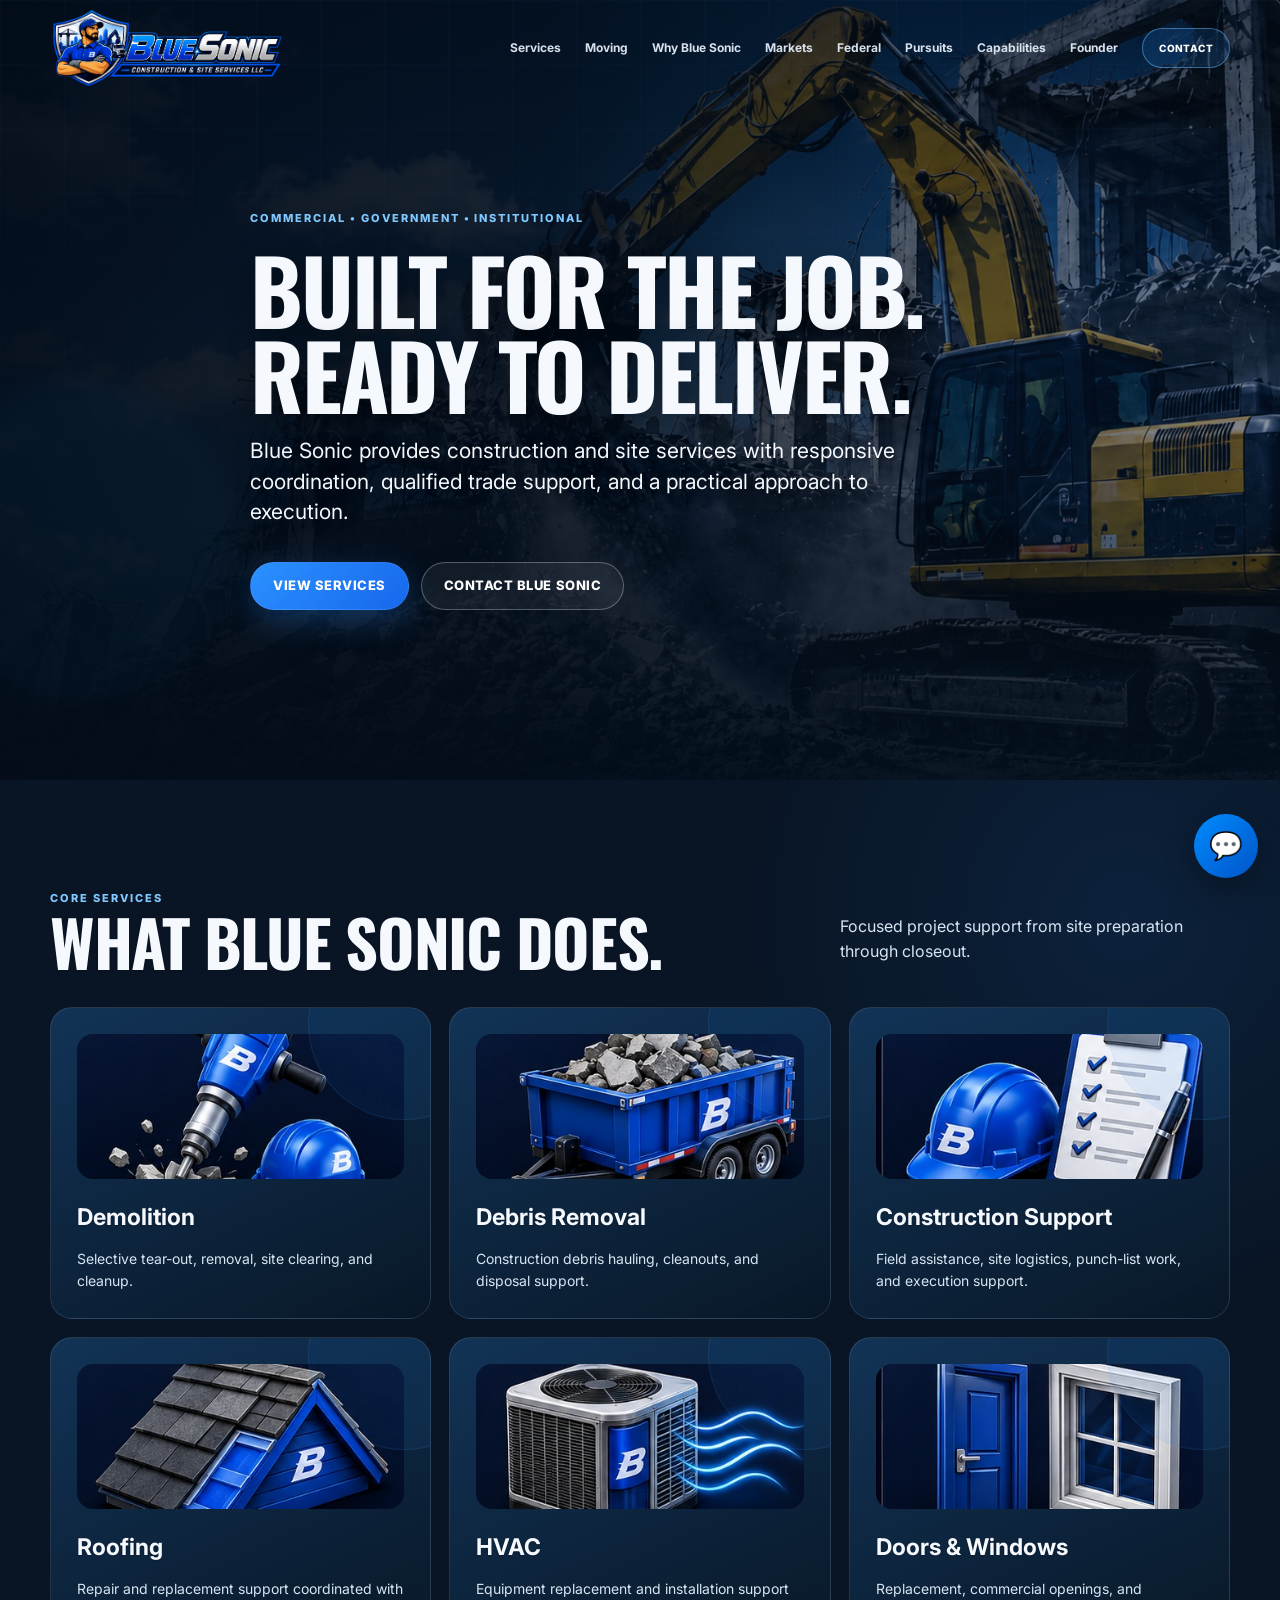
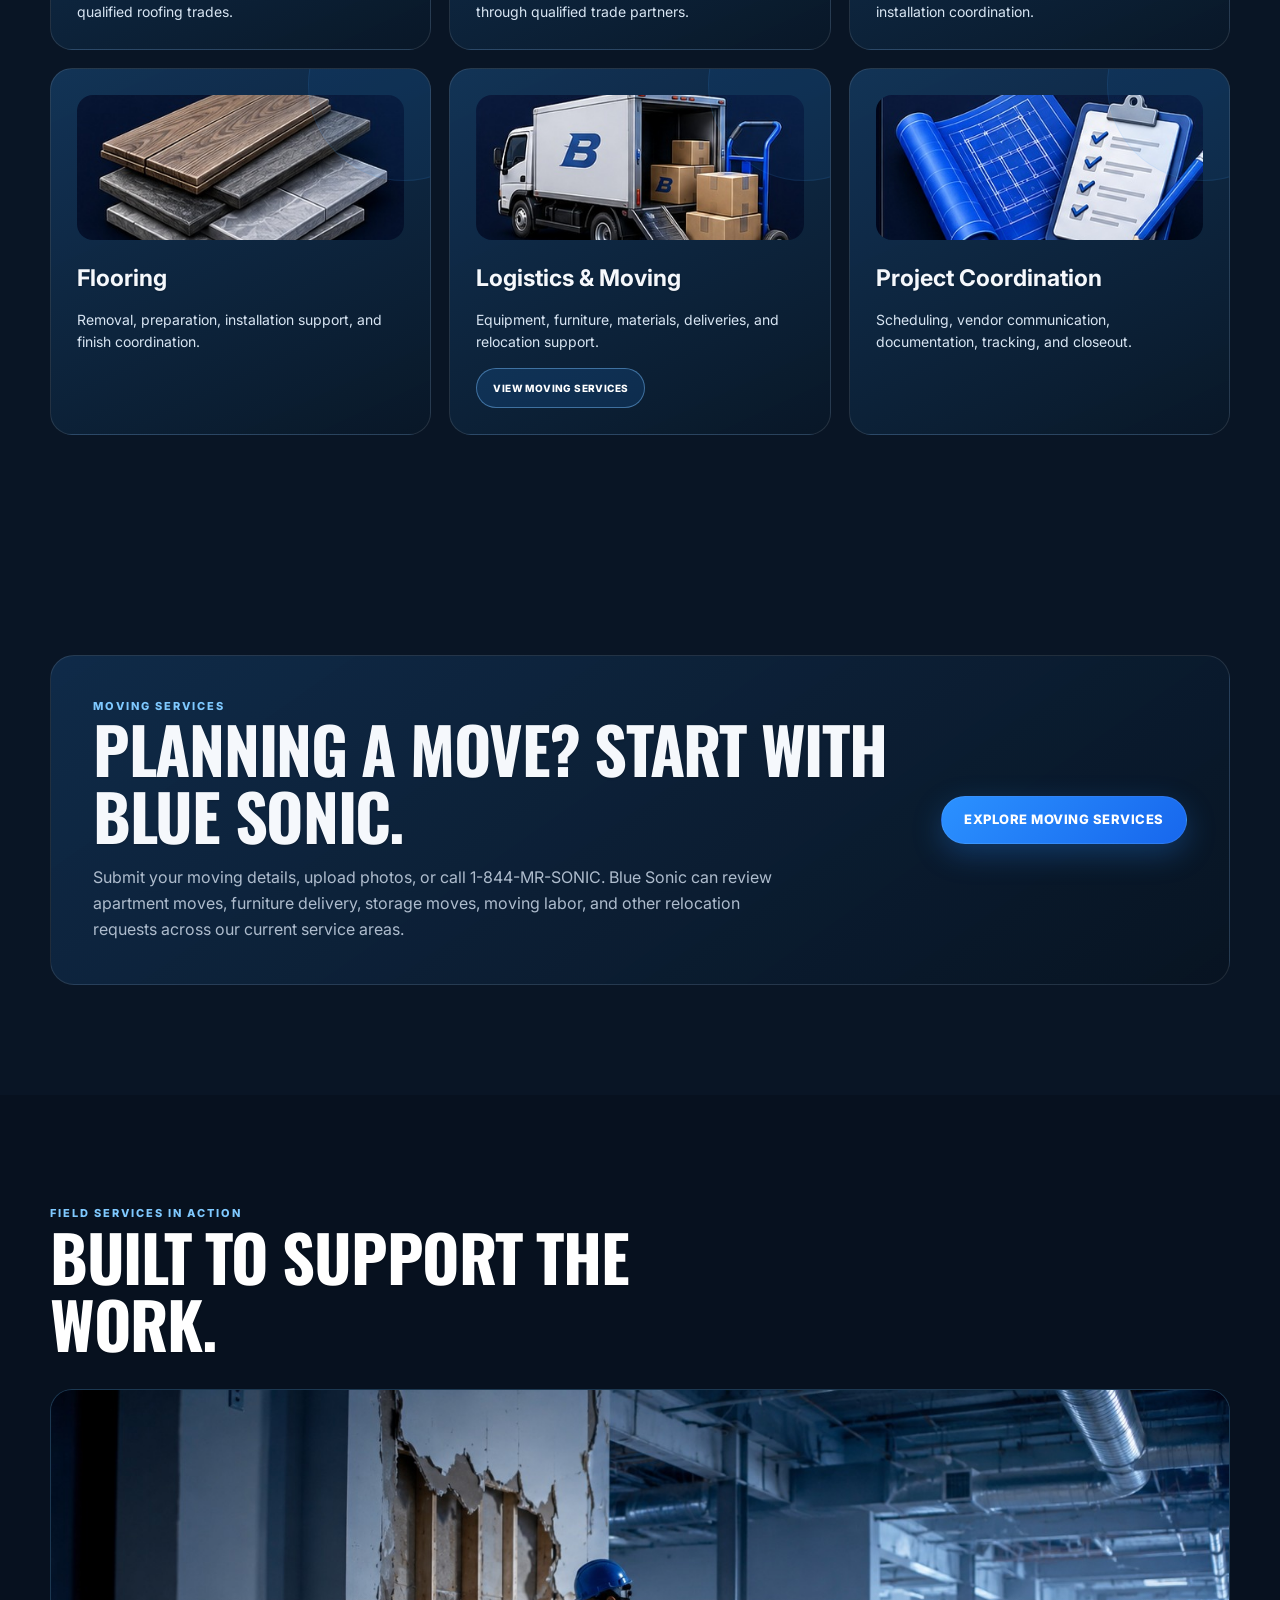
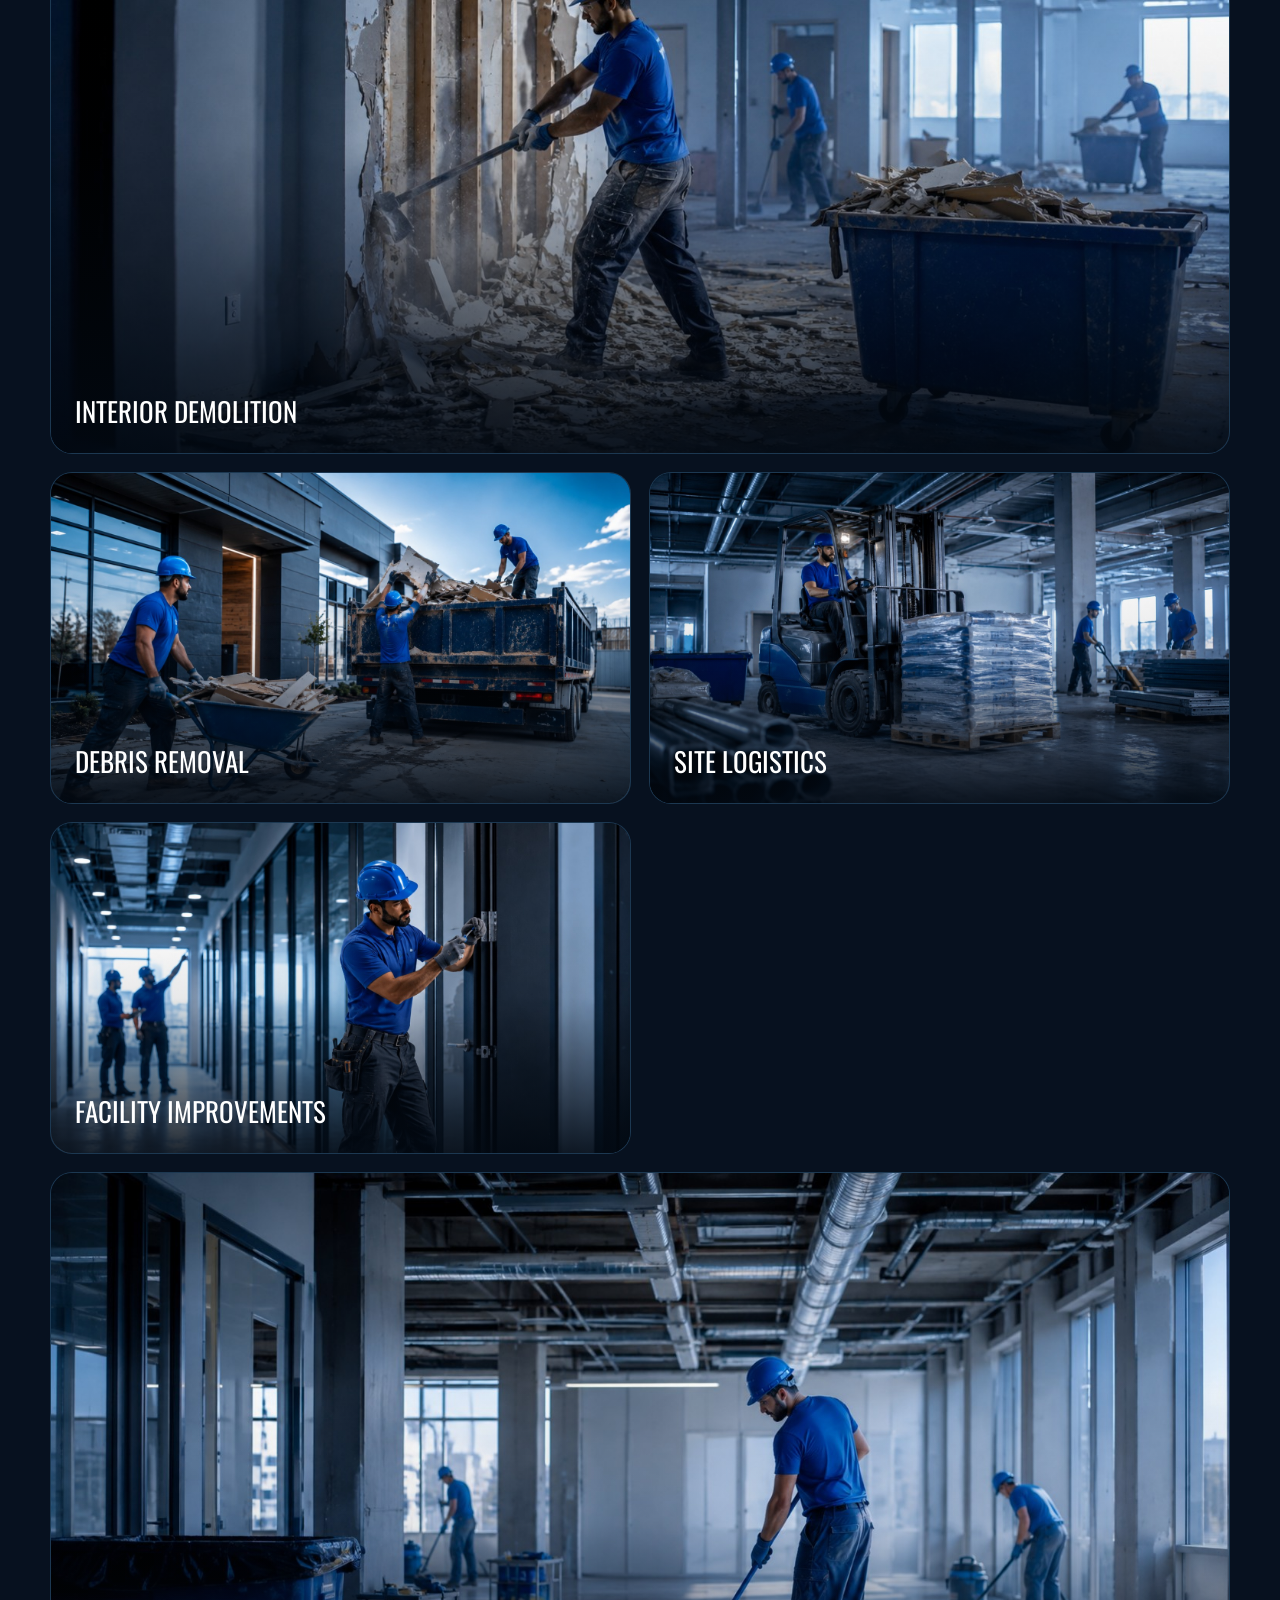
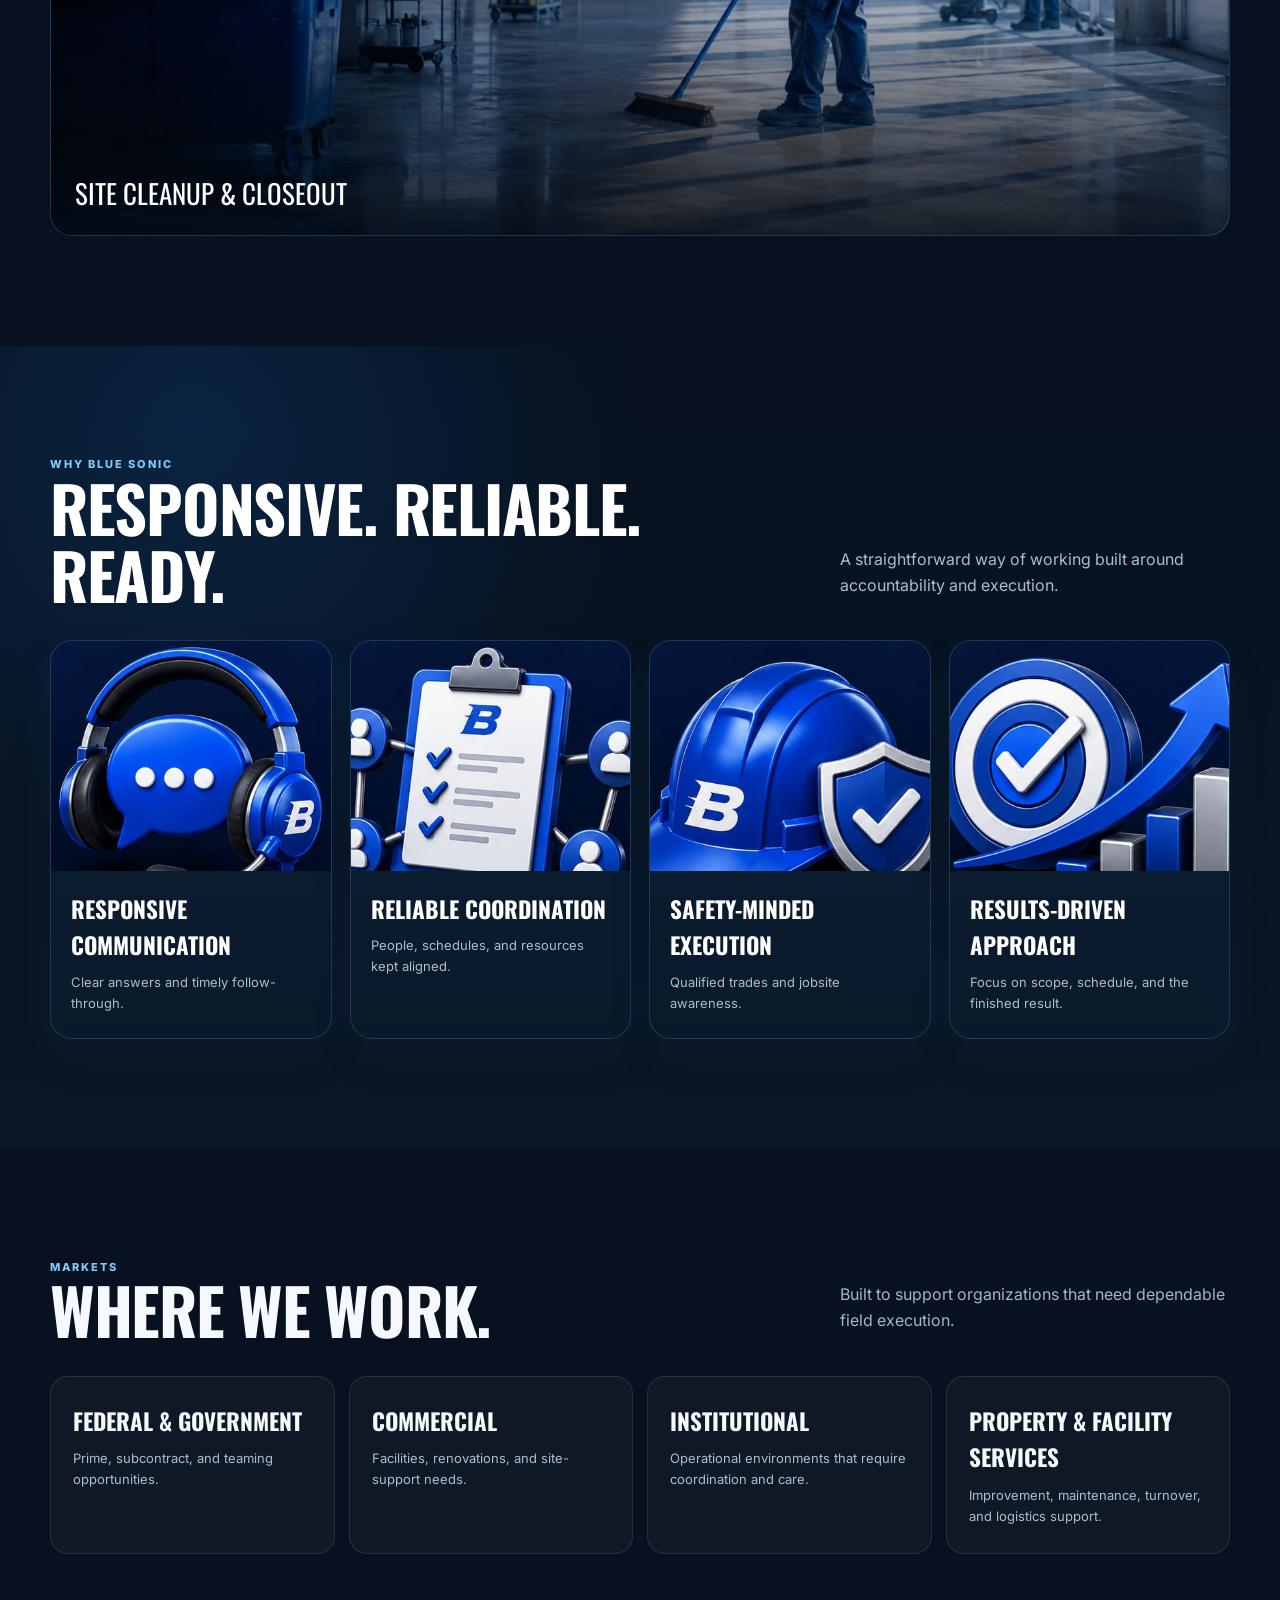
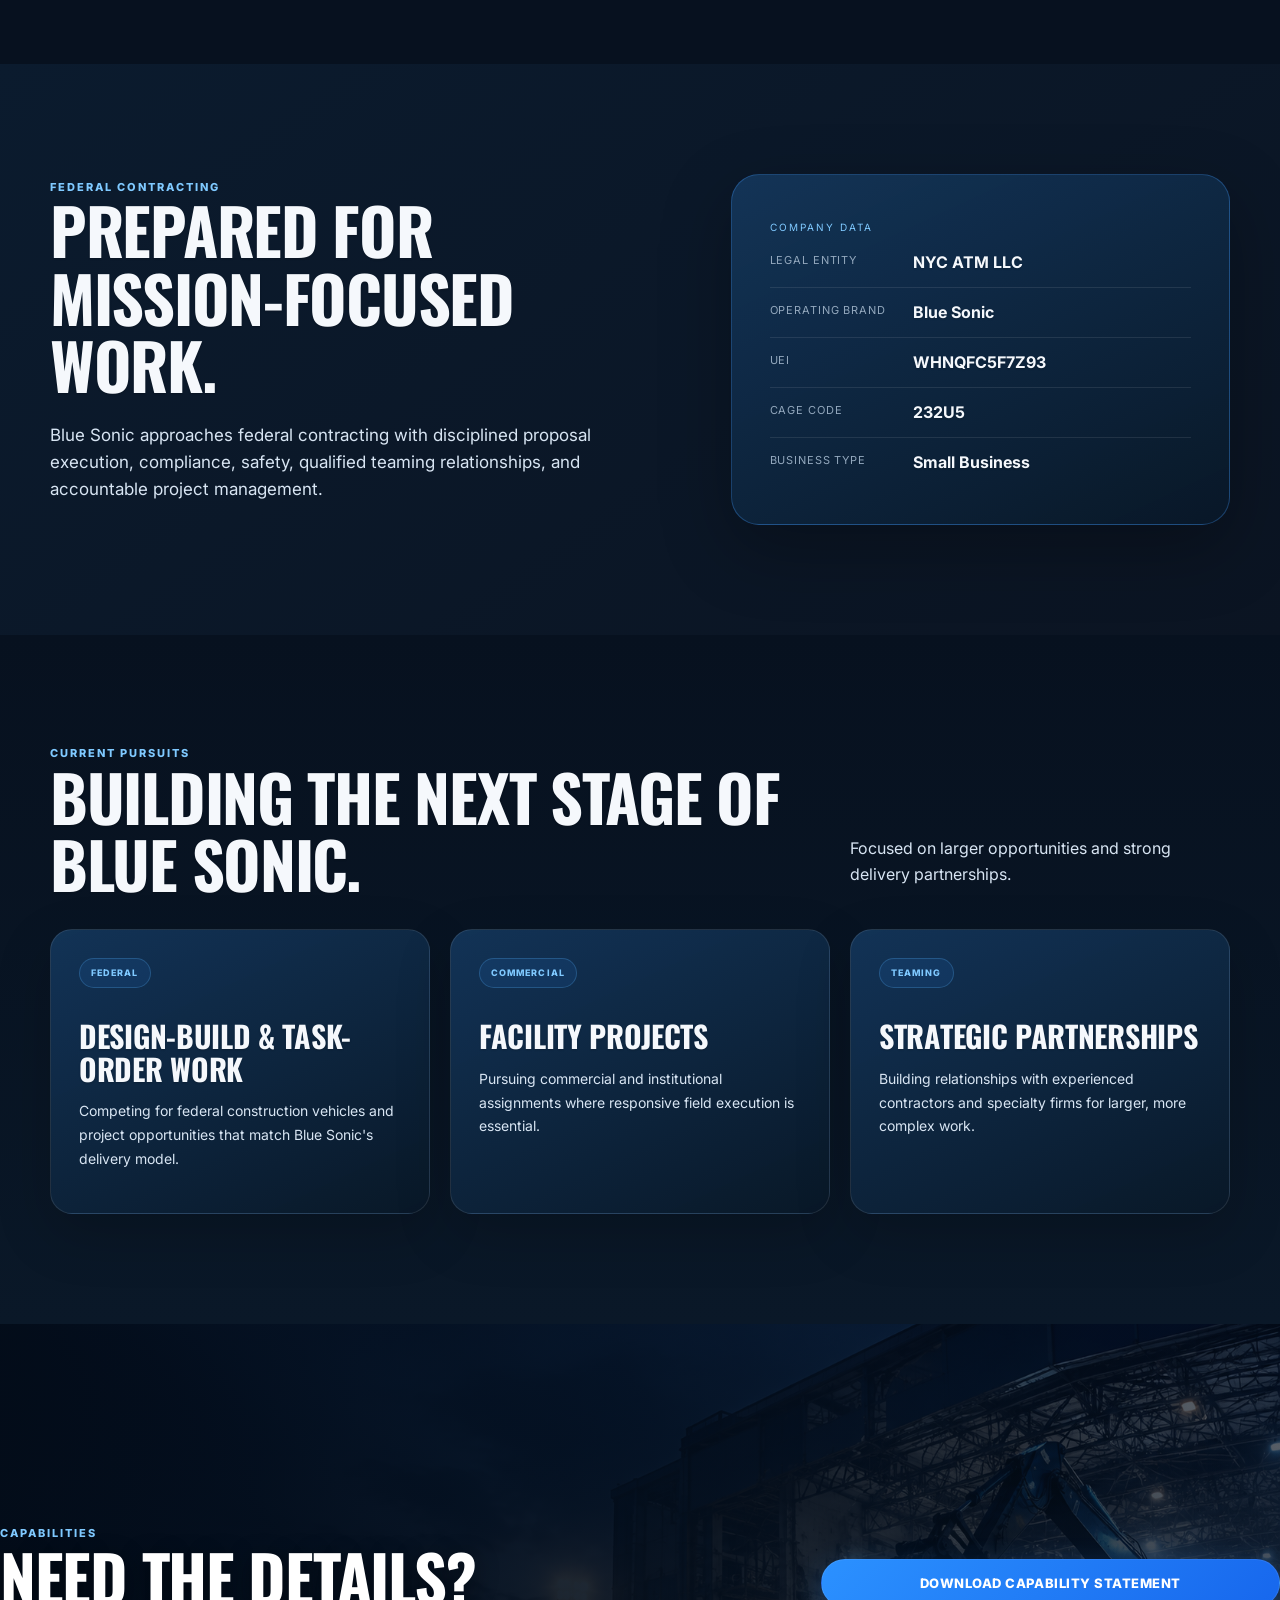
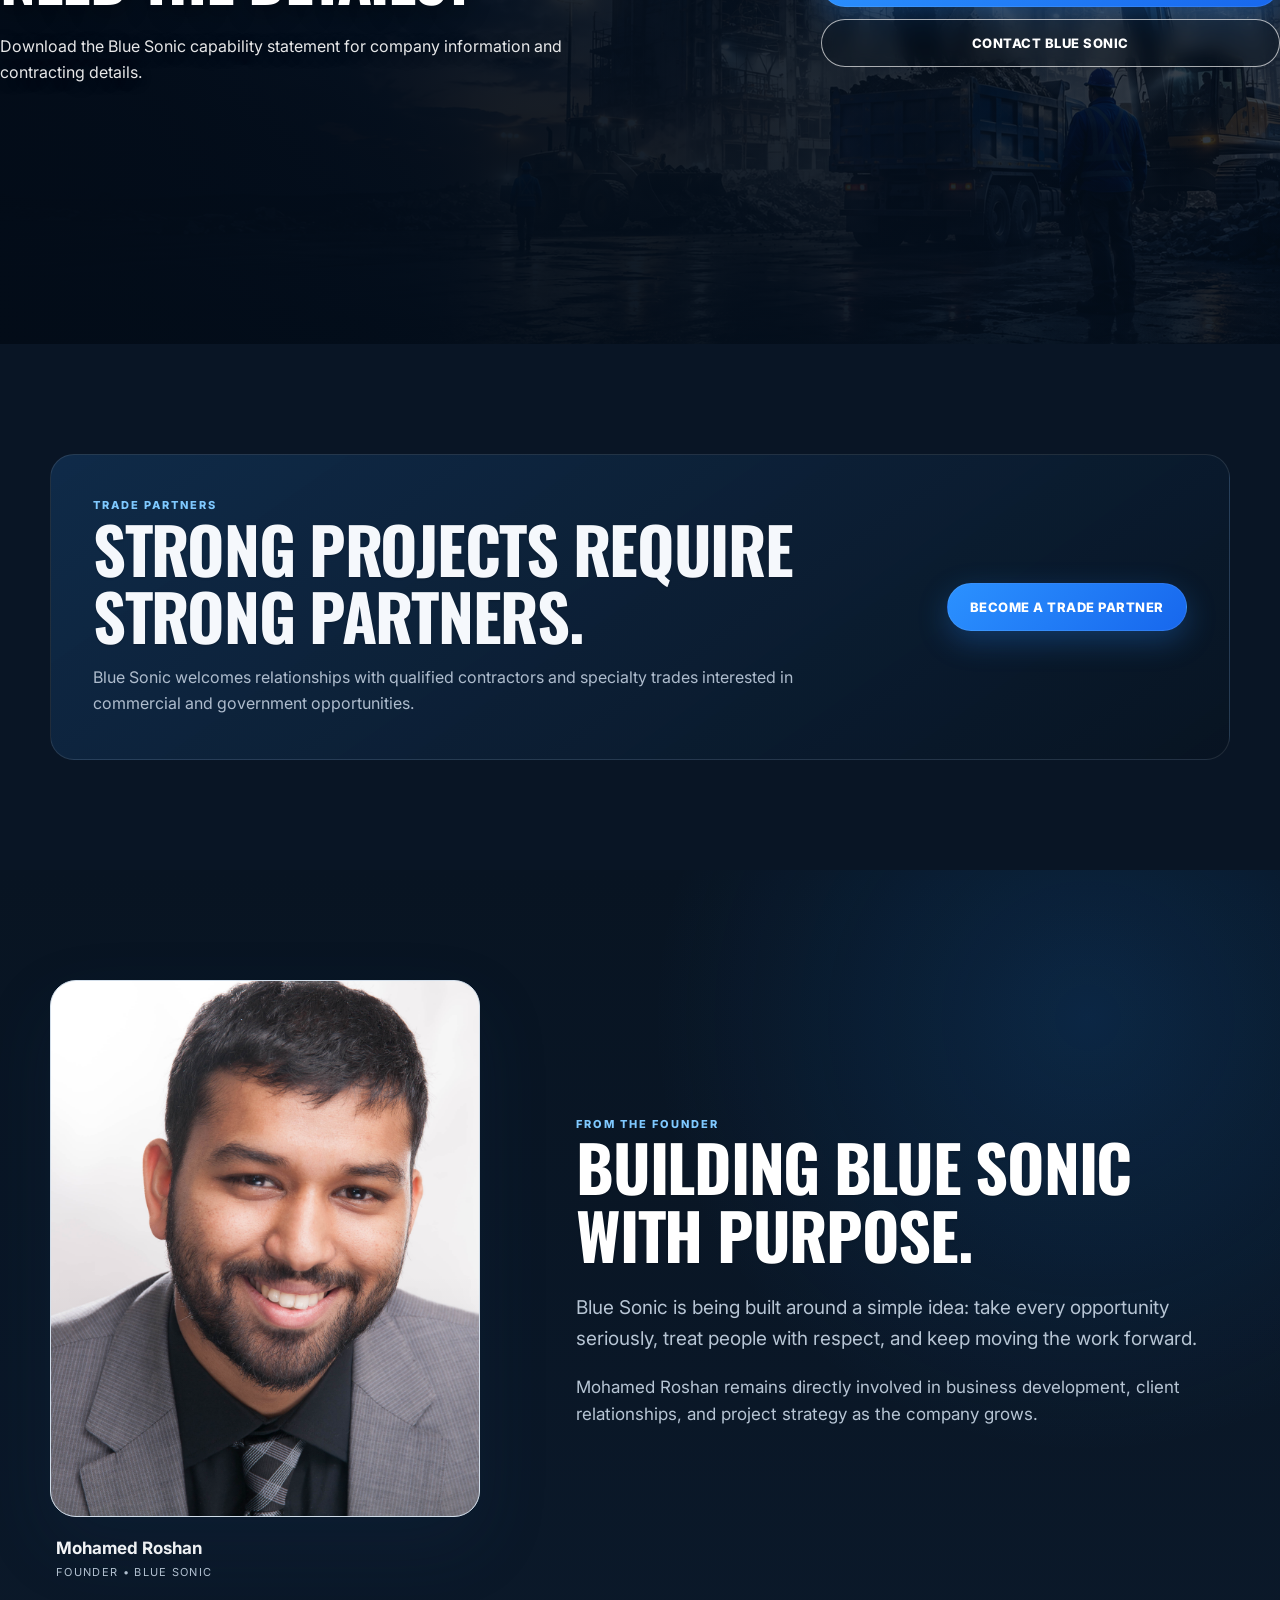
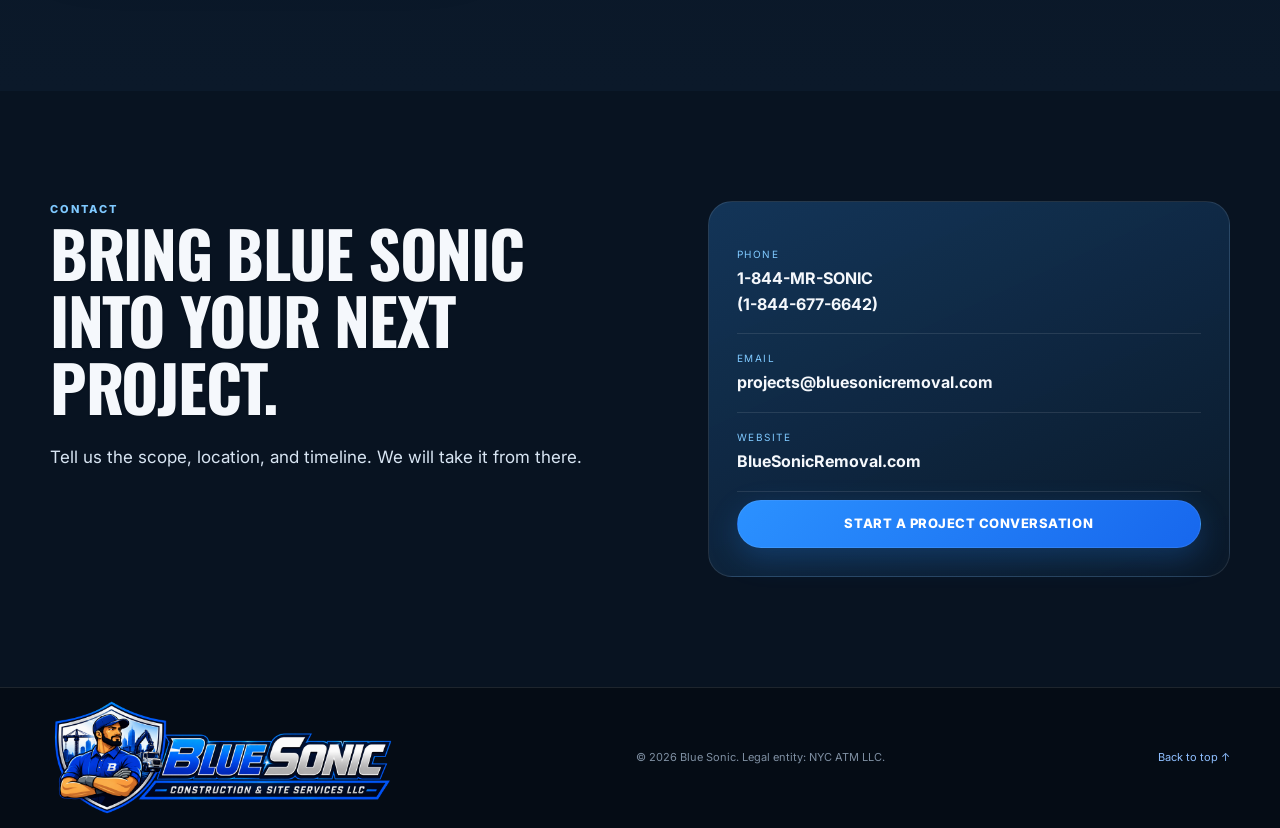
<file: index.html>
<!doctype html>
<html lang="en">
<head>
  <meta charset="utf-8">
  <meta name="viewport" content="width=device-width, initial-scale=1">
  <title>Blue Sonic | Construction & Site Services</title>
  <meta name="description" content="Blue Sonic supports commercial, institutional, and government projects with construction and site services.">
  <meta name="theme-color" content="#07111f">
  <link rel="preconnect" href="https://fonts.googleapis.com">
  <link rel="preconnect" href="https://fonts.gstatic.com" crossorigin>
  <link href="https://fonts.googleapis.com/css2?family=Inter:wght@400;500;600;700;800&family=Oswald:wght@500;600;700&display=swap" rel="stylesheet">
  <link rel="stylesheet" href="styles.css?v=45">
  <link rel="stylesheet" href="polish.css?v=50">
</head>
<body><div id="blue-sonic-intro" class="bs-intro" aria-hidden="true"><div class="bs-intro-sky"></div><div class="bs-lightning one"></div><div class="bs-lightning two"></div><div class="bs-flash"></div><img src="blue-sonic-construction-logo.png?v=50" class="bs-intro-logo" alt=""><div class="bs-electric-sweep"></div></div>
<header class="site-header" id="top">
  <div class="container nav-wrap">
    <a class="brand" href="#top" aria-label="Blue Sonic home"><img src="blue-sonic-logo-new.png?v=50" alt="Blue Sonic Construction & Site Services" class="main-logo"></a>
    <button class="nav-toggle" aria-label="Open navigation menu" aria-expanded="false"><span></span><span></span><span></span></button>
    <nav class="nav" aria-label="Primary navigation">
      <a href="#services">Services</a><a href="/moving/">Moving</a><a href="#why">Why Blue Sonic</a><a href="#markets">Markets</a><a href="#federal">Federal</a><a href="#projects">Pursuits</a><a href="#capabilities">Capabilities</a><a href="#founder">Founder</a><a href="#contact" class="btn btn-small btn-outline">Contact</a>
    </nav>
  </div>
</header>
<main>
<section class="hero polished-hero hero-background-main">
  <div class="hero-background-overlay"></div>
  <div class="hero-grid"></div>
  <div class="hero-glow hero-glow-one"></div>
  <div class="hero-glow hero-glow-two"></div>

  <div class="container polished-hero-copy reveal">
    <div class="eyebrow">Commercial • Government • Institutional</div>
    <h1>Built for the job.<br><span>Ready to deliver.</span></h1>
    <p class="hero-lead">Blue Sonic provides construction and site services with responsive coordination, qualified trade support, and a practical approach to execution.</p>
    <div class="hero-actions">
      <a href="#services" class="btn btn-primary">View Services</a>
      <a href="#contact" class="btn btn-ghost">Contact Blue Sonic</a>
    </div>
  </div>
</section>
<section class="section services" id="services">
  <div class="container">
    <div class="section-heading compact-heading"><div><div class="section-kicker">Core Services</div><h2>What Blue Sonic Does.</h2></div><p>Focused project support from site preparation through closeout.</p></div>
    <div class="service-grid visual-service-grid">
      <article class="service-card visual-service-card"><img class="service-picture" src="icon-demolition-3d.jpg" alt=""><h3>Demolition</h3><p>Selective tear-out, removal, site clearing, and cleanup.</p></article>
      <article class="service-card visual-service-card"><img class="service-picture" src="icon-debris-removal-3d.jpg" alt=""><h3>Debris Removal</h3><p>Construction debris hauling, cleanouts, and disposal support.</p></article>
      <article class="service-card visual-service-card"><img class="service-picture" src="icon-construction-support-3d.jpg" alt=""><h3>Construction Support</h3><p>Field assistance, site logistics, punch-list work, and execution support.</p></article>
      <article class="service-card visual-service-card"><img class="service-picture" src="icon-roofing-3d.jpg" alt=""><h3>Roofing</h3><p>Repair and replacement support coordinated with qualified roofing trades.</p></article>
      <article class="service-card visual-service-card"><img class="service-picture" src="icon-hvac-3d.jpg" alt=""><h3>HVAC</h3><p>Equipment replacement and installation support through qualified trade partners.</p></article>
      <article class="service-card visual-service-card"><img class="service-picture" src="icon-doors-windows-3d.jpg" alt=""><h3>Doors & Windows</h3><p>Replacement, commercial openings, and installation coordination.</p></article>
      <article class="service-card visual-service-card"><img class="service-picture" src="icon-flooring-3d.jpg" alt=""><h3>Flooring</h3><p>Removal, preparation, installation support, and finish coordination.</p></article>
      <article class="service-card visual-service-card"><img class="service-picture" src="icon-logistics-moving-3d.jpg" alt=""><h3>Logistics & Moving</h3><p>Equipment, furniture, materials, deliveries, and relocation support.</p><a href="/moving/" class="btn btn-small btn-outline" style="margin-top:14px">View Moving Services</a></article>
      <article class="service-card visual-service-card"><img class="service-picture" src="icon-project-coordination-3d.jpg" alt=""><h3>Project Coordination</h3><p>Scheduling, vendor communication, documentation, tracking, and closeout.</p></article>
    </div>
  </div>
</section>

<section class="section partner-section" id="moving">
  <div class="container partner-panel">
    <div>
      <div class="section-kicker">Moving Services</div>
      <h2>Planning a move? Start with Blue Sonic.</h2>
      <p>Submit your moving details, upload photos, or call 1-844-MR-SONIC. Blue Sonic can review apartment moves, furniture delivery, storage moves, moving labor, and other relocation requests across our current service areas.</p>
    </div>
    <a href="/moving/" class="btn btn-primary">Explore Moving Services</a>
  </div>
</section>

<section class="section field-gallery-section" id="field-services"><div class="container"><div class="section-heading compact-heading"><div><div class="section-kicker">Field Services in Action</div><h2>Built to support the work.</h2></div></div><div class="field-gallery"><figure class="field-photo wide"><img src="field-interior-demolition.png?v=50" alt="Interior demolition work"><figcaption>Interior Demolition</figcaption></figure><figure class="field-photo"><img src="field-debris-removal.png?v=50" alt="Debris removal and loading"><figcaption>Debris Removal</figcaption></figure><figure class="field-photo"><img src="field-site-logistics.png?v=50" alt="Material handling and site logistics"><figcaption>Site Logistics</figcaption></figure><figure class="field-photo"><img src="field-facility-improvements.png?v=50" alt="Commercial facility improvement work"><figcaption>Facility Improvements</figcaption></figure><figure class="field-photo wide"><img src="field-site-cleanup.png?v=50" alt="Commercial site cleanup"><figcaption>Site Cleanup &amp; Closeout</figcaption></figure></div></div></section>
<section class="section why-section" id="why">
  <div class="container">
    <div class="section-heading compact-heading"><div><div class="section-kicker">Why Blue Sonic</div><h2>Responsive. Reliable. Ready.</h2></div><p>A straightforward way of working built around accountability and execution.</p></div>
    <div class="why-grid">
      <article class="why-card"><img src="icon-responsive-communication-3d.jpg" alt=""><h3>Responsive Communication</h3><p>Clear answers and timely follow-through.</p></article>
      <article class="why-card"><img src="icon-reliable-coordination-3d.jpg" alt=""><h3>Reliable Coordination</h3><p>People, schedules, and resources kept aligned.</p></article>
      <article class="why-card"><img src="icon-safety-minded-3d.jpg" alt=""><h3>Safety-Minded Execution</h3><p>Qualified trades and jobsite awareness.</p></article>
      <article class="why-card"><img src="icon-results-driven-3d.jpg" alt=""><h3>Results-Driven Approach</h3><p>Focus on scope, schedule, and the finished result.</p></article>
    </div>
  </div>
</section>
<section class="section markets-section" id="markets">
  <div class="container">
    <div class="section-heading compact-heading"><div><div class="section-kicker">Markets</div><h2>Where We Work.</h2></div><p>Built to support organizations that need dependable field execution.</p></div>
    <div class="market-grid"><div><strong>Federal & Government</strong><span>Prime, subcontract, and teaming opportunities.</span></div><div><strong>Commercial</strong><span>Facilities, renovations, and site-support needs.</span></div><div><strong>Institutional</strong><span>Operational environments that require coordination and care.</span></div><div><strong>Property & Facility Services</strong><span>Improvement, maintenance, turnover, and logistics support.</span></div></div>
  </div>
</section>
<section class="section federal" id="federal">
  <div class="container federal-wrap">
    <div class="federal-copy"><div class="section-kicker">Federal Contracting</div><h2>Prepared for mission-focused work.</h2><p>Blue Sonic approaches federal contracting with disciplined proposal execution, compliance, safety, qualified teaming relationships, and accountable project management.</p></div>
    <div class="federal-panel company-data-panel"><span class="panel-label">Company Data</span><div class="company-data-row"><span>Legal Entity</span><strong>NYC ATM LLC</strong></div><div class="company-data-row"><span>Operating Brand</span><strong>Blue Sonic</strong></div><div class="company-data-row"><span>UEI</span><strong>WHNQFC5F7Z93</strong></div><div class="company-data-row"><span>CAGE Code</span><strong>232U5</strong></div><div class="company-data-row"><span>Business Type</span><strong>Small Business</strong></div></div>
  </div>
</section>
<section class="section projects" id="projects">
  <div class="container">
    <div class="section-heading projects-heading compact-heading"><div><div class="section-kicker">Current Pursuits</div><h2>Building the next stage of Blue Sonic.</h2></div><p>Focused on larger opportunities and strong delivery partnerships.</p></div>
    <div class="project-grid">
      <article class="project-card"><div class="project-card-top"><span class="project-status">Federal</span></div><h3>Design-Build & Task-Order Work</h3><p>Competing for federal construction vehicles and project opportunities that match Blue Sonic's delivery model.</p></article>
      <article class="project-card"><div class="project-card-top"><span class="project-status">Commercial</span></div><h3>Facility Projects</h3><p>Pursuing commercial and institutional assignments where responsive field execution is essential.</p></article>
      <article class="project-card"><div class="project-card-top"><span class="project-status">Teaming</span></div><h3>Strategic Partnerships</h3><p>Building relationships with experienced contractors and specialty firms for larger, more complex work.</p></article>
    </div>
    
  </div>
</section>
<section class="section capabilities capabilities-background" id="capabilities">
    <div class="capabilities-background-overlay"></div>
    <div class="container capability-background-content">
      <div class="capability-banner compact-capability-banner">
        <div>
          <div class="section-kicker">Capabilities</div>
          <h2>Need the details?</h2>
          <p>Download the Blue Sonic capability statement for company information and contracting details.</p>
        </div>

        <div class="capability-actions">
          <a href="blue-sonic-capabilities-statement.pdf"
             class="btn btn-primary capability-download"
             download>
            Download Capability Statement
          </a>
          <a href="#contact" class="btn btn-ghost capability-ghost">Contact Blue Sonic</a>
        </div>
      </div>
    </div>
  </section>
<section class="section partner-section" id="partners">
  <div class="container partner-panel"><div><div class="section-kicker">Trade Partners</div><h2>Strong projects require strong partners.</h2><p>Blue Sonic welcomes relationships with qualified contractors and specialty trades interested in commercial and government opportunities.</p></div><a href="mailto:projects@bluesonicremoval.com?subject=Blue%20Sonic%20Trade%20Partner%20Inquiry" class="btn btn-primary">Become a Trade Partner</a></div>
</section>
<section class="section about founder-section" id="founder">
  <div class="container about-owner-grid">
    <div class="about-photo-wrap"><div class="about-photo-frame"><img src="mohamed-roshan-headshot.jpg?v=50" alt="Mohamed Roshan, Founder of Blue Sonic" class="about-owner-photo"></div><div class="about-photo-caption"><strong>Mohamed Roshan</strong><span>Founder • Blue Sonic</span></div></div>
    <div class="about-owner-copy"><div class="section-kicker">From the Founder</div><h2>Building Blue Sonic with purpose.</h2><p class="about-lead">Blue Sonic is being built around a simple idea: take every opportunity seriously, treat people with respect, and keep moving the work forward.</p><p>Mohamed Roshan remains directly involved in business development, client relationships, and project strategy as the company grows.</p></div>
  </div>
</section>
<section class="section contact" id="contact">
  <div class="container contact-grid"><div><div class="section-kicker">Contact</div><h2>Bring Blue Sonic into your next project.</h2><p>Tell us the scope, location, and timeline. We will take it from there.</p></div><div class="contact-card"><a href="tel:+18446776642"><span>Phone</span><strong>1-844-MR-SONIC<br>(1-844-677-6642)</strong></a><a href="mailto:projects@bluesonicremoval.com"><span>Email</span><strong>projects@bluesonicremoval.com</strong></a><div><span>Website</span><strong>BlueSonicRemoval.com</strong></div><a class="btn btn-primary full" href="mailto:projects@bluesonicremoval.com?subject=Project%20Inquiry%20for%20Blue%20Sonic">Start a Project Conversation</a></div></div>
</section>
</main>
<footer class="site-footer"><div class="container footer-grid"><div class="footer-brand"><img src="blue-sonic-logo-new.png?v=50" alt="Blue Sonic Construction & Site Services" class="footer-logo"></div><div class="footer-copy">© <span id="year"></span> Blue Sonic. Legal entity: NYC ATM LLC.</div><a href="#top" class="back-top">Back to top ↑</a></div></footer>
<script src="script.js?v=50"></script>
<script>(function(){const i=document.getElementById('blue-sonic-intro');if(!i)return;document.documentElement.classList.add('bs-intro-active');const f=()=>{i.classList.add('bs-intro-exit');setTimeout(()=>{i.remove();document.documentElement.classList.remove('bs-intro-active')},650)};setTimeout(f,2550);i.addEventListener('click',f,{once:true});})();</script>  <script src="assets/sophie-chat.js"></script>
</body>
</html>
</file>
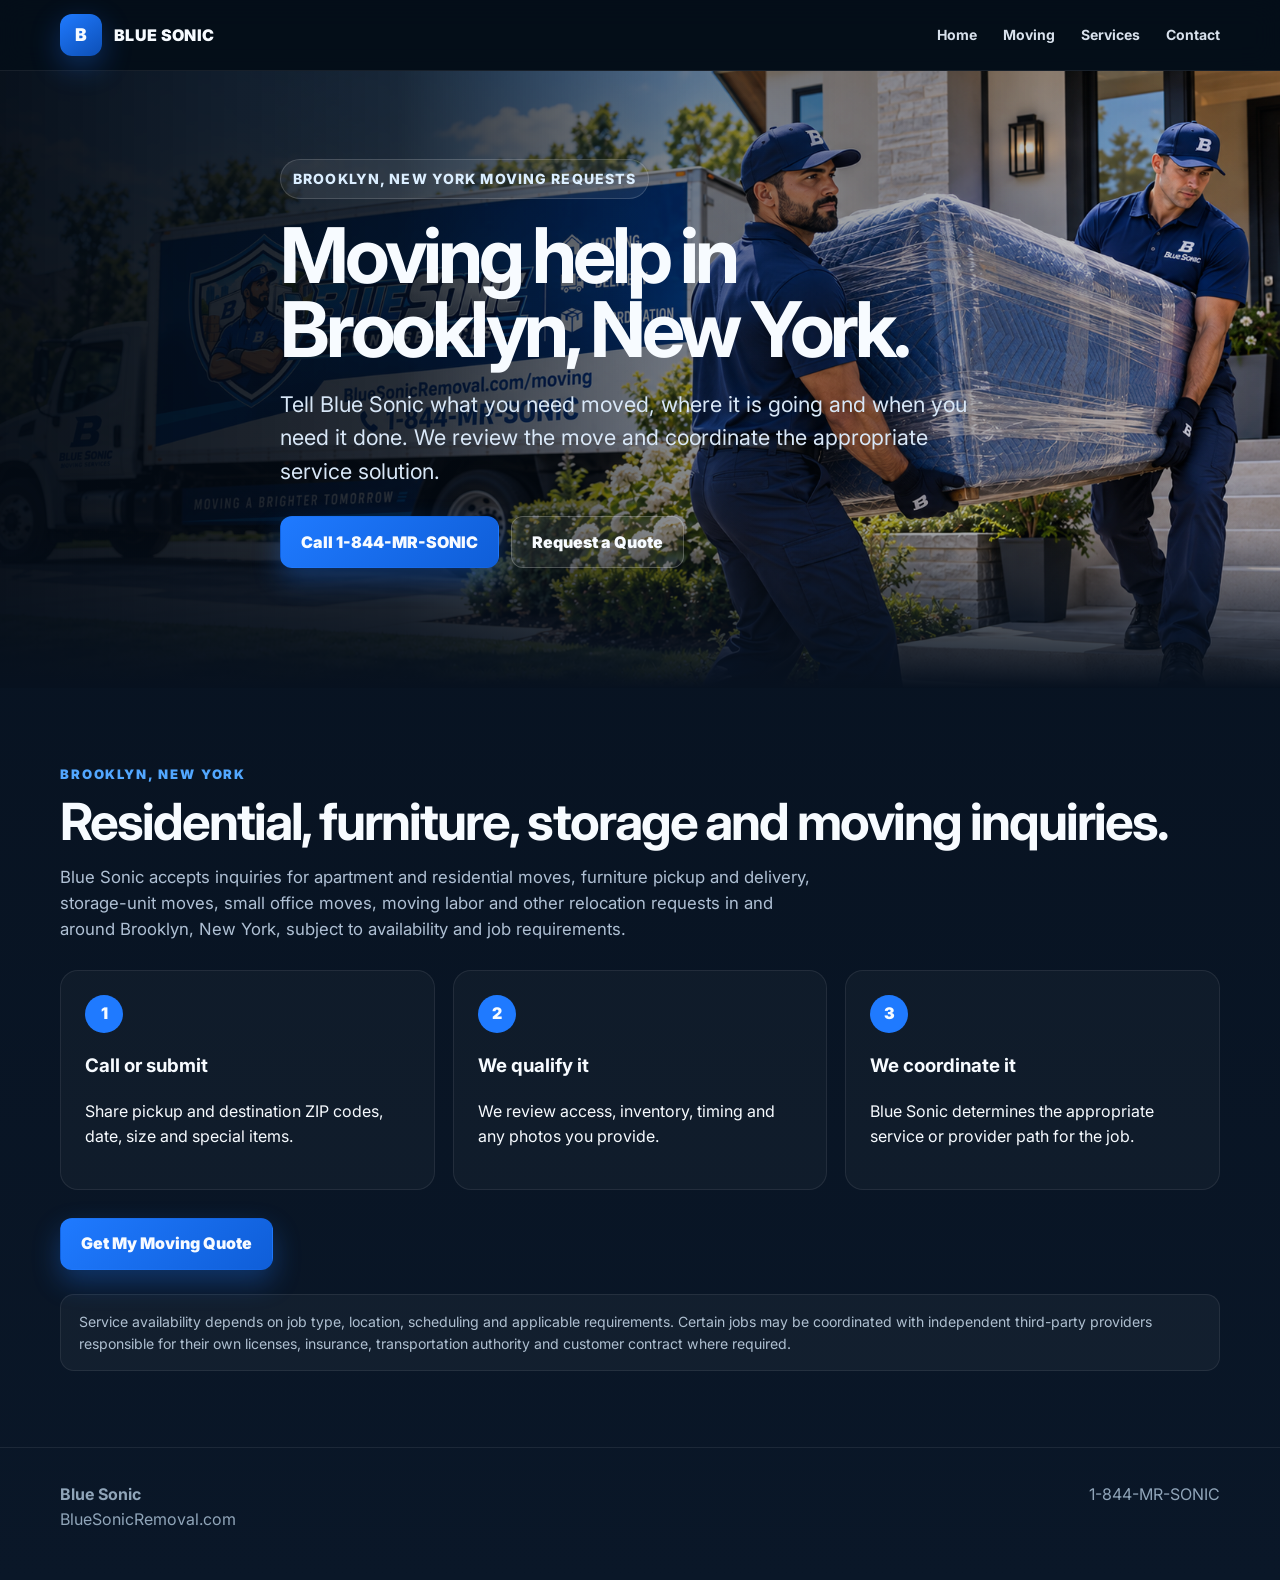
<file: brooklyn.html>
<!doctype html>
<html lang="en">
<head>
  <meta charset="utf-8">
  <meta name="viewport" content="width=device-width,initial-scale=1">
  <title>Blue Sonic Moving Services in Brooklyn, New York | Request a Moving Quote</title>
  <meta name="description" content="Request moving and delivery coordination in Brooklyn, New York. Call Blue Sonic at 1-844-MR-SONIC or submit your move details online.">
  <link rel="canonical" href="https://BlueSonicRemoval.com/moving/brooklyn.html">
  <link rel="stylesheet" href="../assets/moving.css">
</head>
<body>
<header class="topbar"><div class="container nav">
  <a class="brand" href="/"><span class="brand-badge">B</span><span>BLUE SONIC</span></a>
  <nav class="navlinks"><a href="/">Home</a><a href="/moving/">Moving</a><a href="/#services">Services</a><a href="/#contact">Contact</a></nav>
  <a class="phone-pill" href="tel:+18446776642">1-844-MR-SONIC</a>
</div></header>
<main>
<section class="hero" style="min-height:58vh">
  <div class="container hero-content">
    <span class="eyebrow">Brooklyn, New York Moving Requests</span>
    <h1>Moving help in<br>Brooklyn, New York.</h1>
    <p>Tell Blue Sonic what you need moved, where it is going and when you need it done. We review the move and coordinate the appropriate service solution.</p>
    <div class="cta-row"><a class="btn btn-primary" href="tel:+18446776642">Call 1-844-MR-SONIC</a><a class="btn btn-secondary" href="/moving/#quote">Request a Quote</a></div>
  </div>
</section>
<section class="section"><div class="container">
  <div class="kicker">Brooklyn, New York</div>
  <h2>Residential, furniture, storage and moving inquiries.</h2>
  <p class="section-copy">Blue Sonic accepts inquiries for apartment and residential moves, furniture pickup and delivery, storage-unit moves, small office moves, moving labor and other relocation requests in and around Brooklyn, New York, subject to availability and job requirements.</p>
  <div class="steps">
    <div class="step"><div class="num">1</div><h3>Call or submit</h3><p>Share pickup and destination ZIP codes, date, size and special items.</p></div>
    <div class="step"><div class="num">2</div><h3>We qualify it</h3><p>We review access, inventory, timing and any photos you provide.</p></div>
    <div class="step"><div class="num">3</div><h3>We coordinate it</h3><p>Blue Sonic determines the appropriate service or provider path for the job.</p></div>
  </div>
  <div class="cta-row" style="margin-top:28px"><a class="btn btn-primary" href="/moving/#quote">Get My Moving Quote</a></div>
  <div class="notice">Service availability depends on job type, location, scheduling and applicable requirements. Certain jobs may be coordinated with independent third-party providers responsible for their own licenses, insurance, transportation authority and customer contract where required.</div>
</div></section>
</main>
<footer><div class="container footer-row"><div><strong>Blue Sonic</strong><br>BlueSonicRemoval.com</div><div><a href="tel:+18446776642">1-844-MR-SONIC</a></div></div></footer>
<a class="mobile-call" href="tel:+18446776642">Call Blue Sonic • 1-844-MR-SONIC</a>
</body>
</html>
</file>
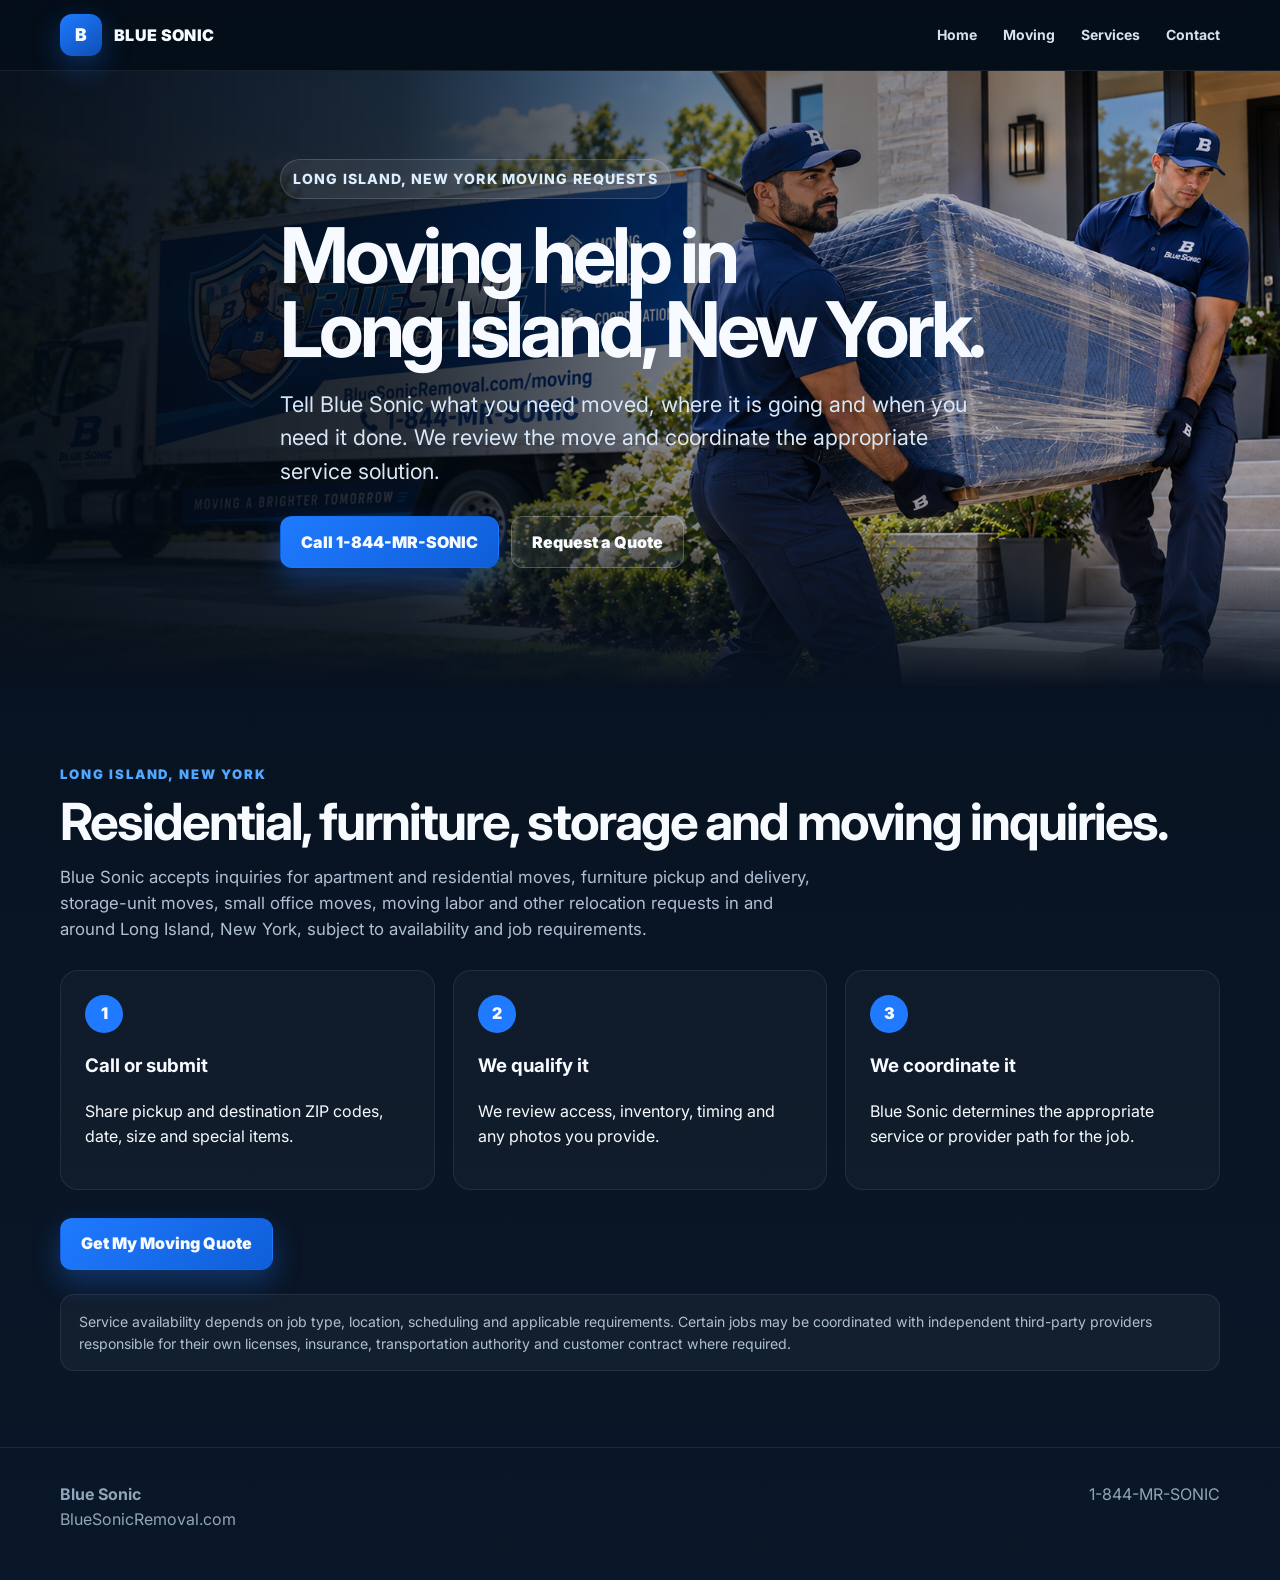
<file: long-island.html>
<!doctype html>
<html lang="en">
<head>
  <meta charset="utf-8">
  <meta name="viewport" content="width=device-width,initial-scale=1">
  <title>Blue Sonic Moving Services in Long Island, New York | Request a Moving Quote</title>
  <meta name="description" content="Request moving and delivery coordination in Long Island, New York. Call Blue Sonic at 1-844-MR-SONIC or submit your move details online.">
  <link rel="canonical" href="https://BlueSonicRemoval.com/moving/long-island.html">
  <link rel="stylesheet" href="../assets/moving.css">
</head>
<body>
<header class="topbar"><div class="container nav">
  <a class="brand" href="/"><span class="brand-badge">B</span><span>BLUE SONIC</span></a>
  <nav class="navlinks"><a href="/">Home</a><a href="/moving/">Moving</a><a href="/#services">Services</a><a href="/#contact">Contact</a></nav>
  <a class="phone-pill" href="tel:+18446776642">1-844-MR-SONIC</a>
</div></header>
<main>
<section class="hero" style="min-height:58vh">
  <div class="container hero-content">
    <span class="eyebrow">Long Island, New York Moving Requests</span>
    <h1>Moving help in<br>Long Island, New York.</h1>
    <p>Tell Blue Sonic what you need moved, where it is going and when you need it done. We review the move and coordinate the appropriate service solution.</p>
    <div class="cta-row"><a class="btn btn-primary" href="tel:+18446776642">Call 1-844-MR-SONIC</a><a class="btn btn-secondary" href="/moving/#quote">Request a Quote</a></div>
  </div>
</section>
<section class="section"><div class="container">
  <div class="kicker">Long Island, New York</div>
  <h2>Residential, furniture, storage and moving inquiries.</h2>
  <p class="section-copy">Blue Sonic accepts inquiries for apartment and residential moves, furniture pickup and delivery, storage-unit moves, small office moves, moving labor and other relocation requests in and around Long Island, New York, subject to availability and job requirements.</p>
  <div class="steps">
    <div class="step"><div class="num">1</div><h3>Call or submit</h3><p>Share pickup and destination ZIP codes, date, size and special items.</p></div>
    <div class="step"><div class="num">2</div><h3>We qualify it</h3><p>We review access, inventory, timing and any photos you provide.</p></div>
    <div class="step"><div class="num">3</div><h3>We coordinate it</h3><p>Blue Sonic determines the appropriate service or provider path for the job.</p></div>
  </div>
  <div class="cta-row" style="margin-top:28px"><a class="btn btn-primary" href="/moving/#quote">Get My Moving Quote</a></div>
  <div class="notice">Service availability depends on job type, location, scheduling and applicable requirements. Certain jobs may be coordinated with independent third-party providers responsible for their own licenses, insurance, transportation authority and customer contract where required.</div>
</div></section>
</main>
<footer><div class="container footer-row"><div><strong>Blue Sonic</strong><br>BlueSonicRemoval.com</div><div><a href="tel:+18446776642">1-844-MR-SONIC</a></div></div></footer>
<a class="mobile-call" href="tel:+18446776642">Call Blue Sonic • 1-844-MR-SONIC</a>
</body>
</html>
</file>
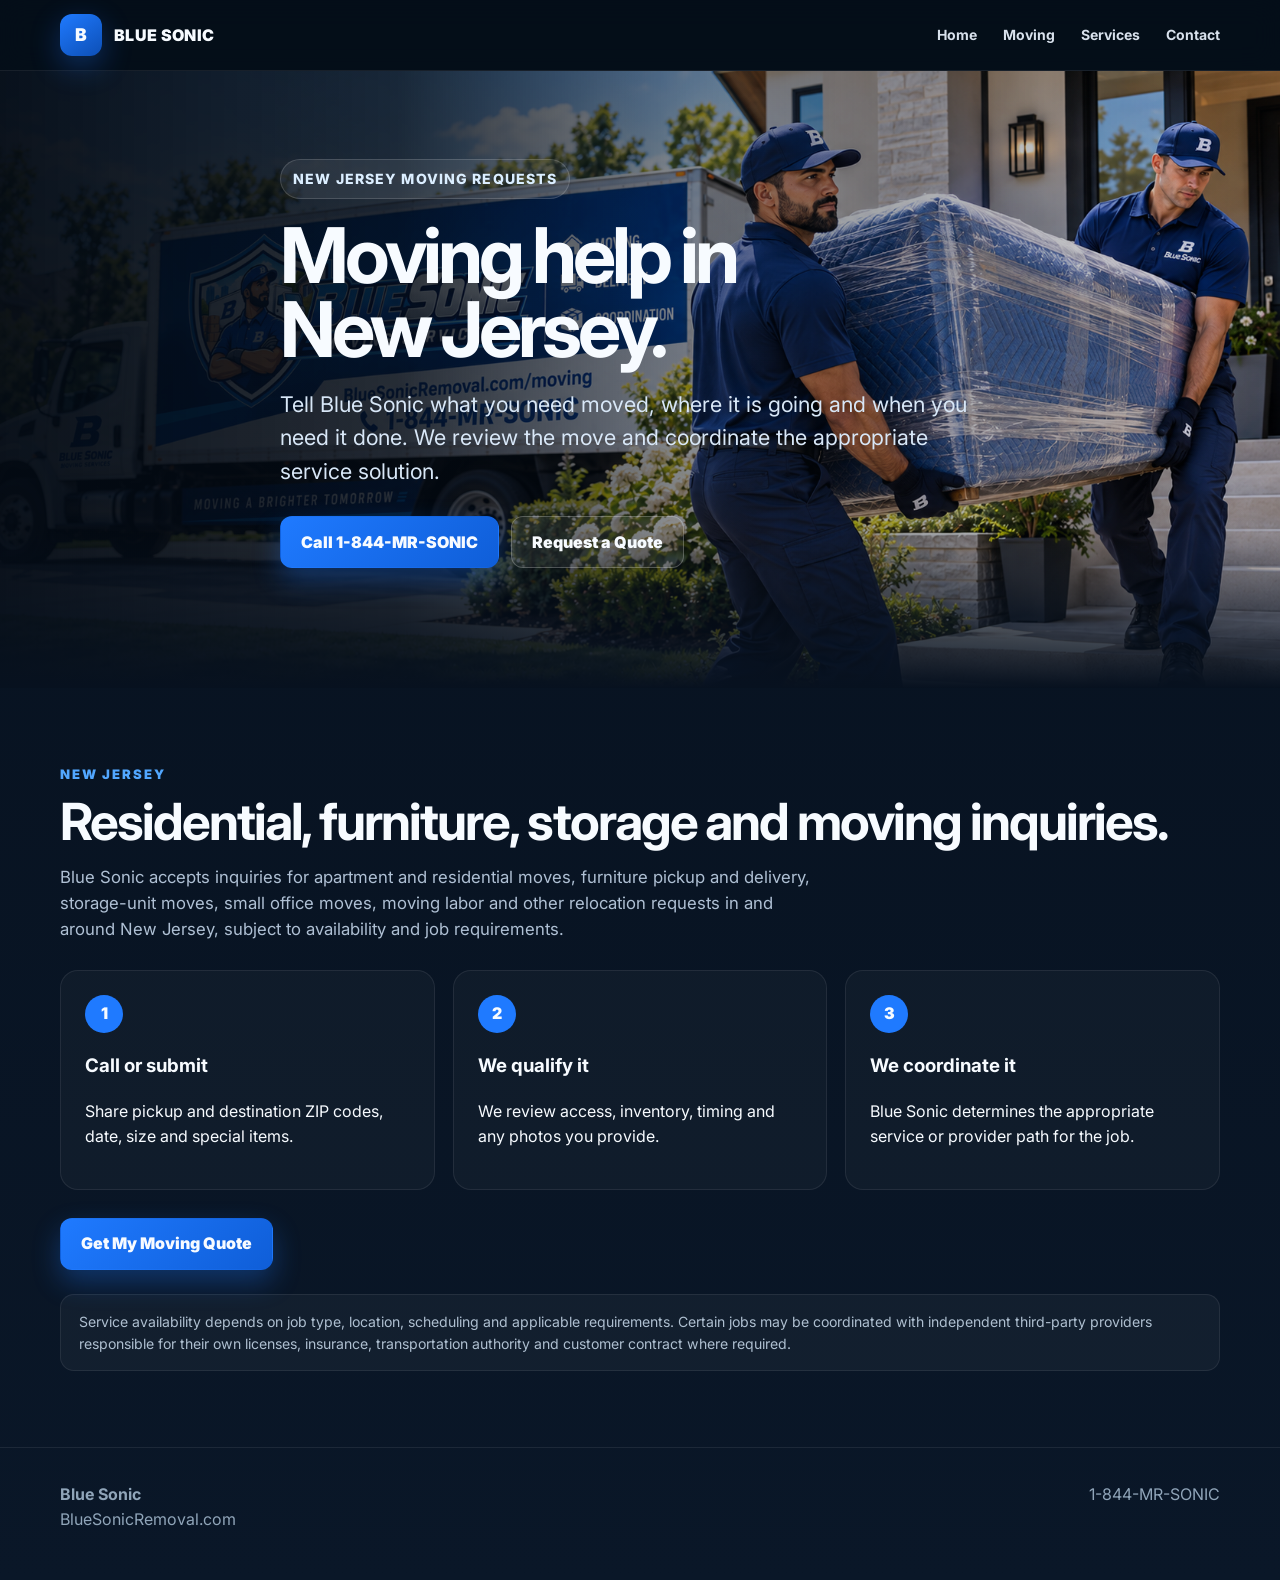
<file: new-jersey.html>
<!doctype html>
<html lang="en">
<head>
  <meta charset="utf-8">
  <meta name="viewport" content="width=device-width,initial-scale=1">
  <title>Blue Sonic Moving Services in New Jersey | Request a Moving Quote</title>
  <meta name="description" content="Request moving and delivery coordination in New Jersey. Call Blue Sonic at 1-844-MR-SONIC or submit your move details online.">
  <link rel="canonical" href="https://BlueSonicRemoval.com/moving/new-jersey.html">
  <link rel="stylesheet" href="../assets/moving.css">
</head>
<body>
<header class="topbar"><div class="container nav">
  <a class="brand" href="/"><span class="brand-badge">B</span><span>BLUE SONIC</span></a>
  <nav class="navlinks"><a href="/">Home</a><a href="/moving/">Moving</a><a href="/#services">Services</a><a href="/#contact">Contact</a></nav>
  <a class="phone-pill" href="tel:+18446776642">1-844-MR-SONIC</a>
</div></header>
<main>
<section class="hero" style="min-height:58vh">
  <div class="container hero-content">
    <span class="eyebrow">New Jersey Moving Requests</span>
    <h1>Moving help in<br>New Jersey.</h1>
    <p>Tell Blue Sonic what you need moved, where it is going and when you need it done. We review the move and coordinate the appropriate service solution.</p>
    <div class="cta-row"><a class="btn btn-primary" href="tel:+18446776642">Call 1-844-MR-SONIC</a><a class="btn btn-secondary" href="/moving/#quote">Request a Quote</a></div>
  </div>
</section>
<section class="section"><div class="container">
  <div class="kicker">New Jersey</div>
  <h2>Residential, furniture, storage and moving inquiries.</h2>
  <p class="section-copy">Blue Sonic accepts inquiries for apartment and residential moves, furniture pickup and delivery, storage-unit moves, small office moves, moving labor and other relocation requests in and around New Jersey, subject to availability and job requirements.</p>
  <div class="steps">
    <div class="step"><div class="num">1</div><h3>Call or submit</h3><p>Share pickup and destination ZIP codes, date, size and special items.</p></div>
    <div class="step"><div class="num">2</div><h3>We qualify it</h3><p>We review access, inventory, timing and any photos you provide.</p></div>
    <div class="step"><div class="num">3</div><h3>We coordinate it</h3><p>Blue Sonic determines the appropriate service or provider path for the job.</p></div>
  </div>
  <div class="cta-row" style="margin-top:28px"><a class="btn btn-primary" href="/moving/#quote">Get My Moving Quote</a></div>
  <div class="notice">Service availability depends on job type, location, scheduling and applicable requirements. Certain jobs may be coordinated with independent third-party providers responsible for their own licenses, insurance, transportation authority and customer contract where required.</div>
</div></section>
</main>
<footer><div class="container footer-row"><div><strong>Blue Sonic</strong><br>BlueSonicRemoval.com</div><div><a href="tel:+18446776642">1-844-MR-SONIC</a></div></div></footer>
<a class="mobile-call" href="tel:+18446776642">Call Blue Sonic • 1-844-MR-SONIC</a>
</body>
</html>
</file>
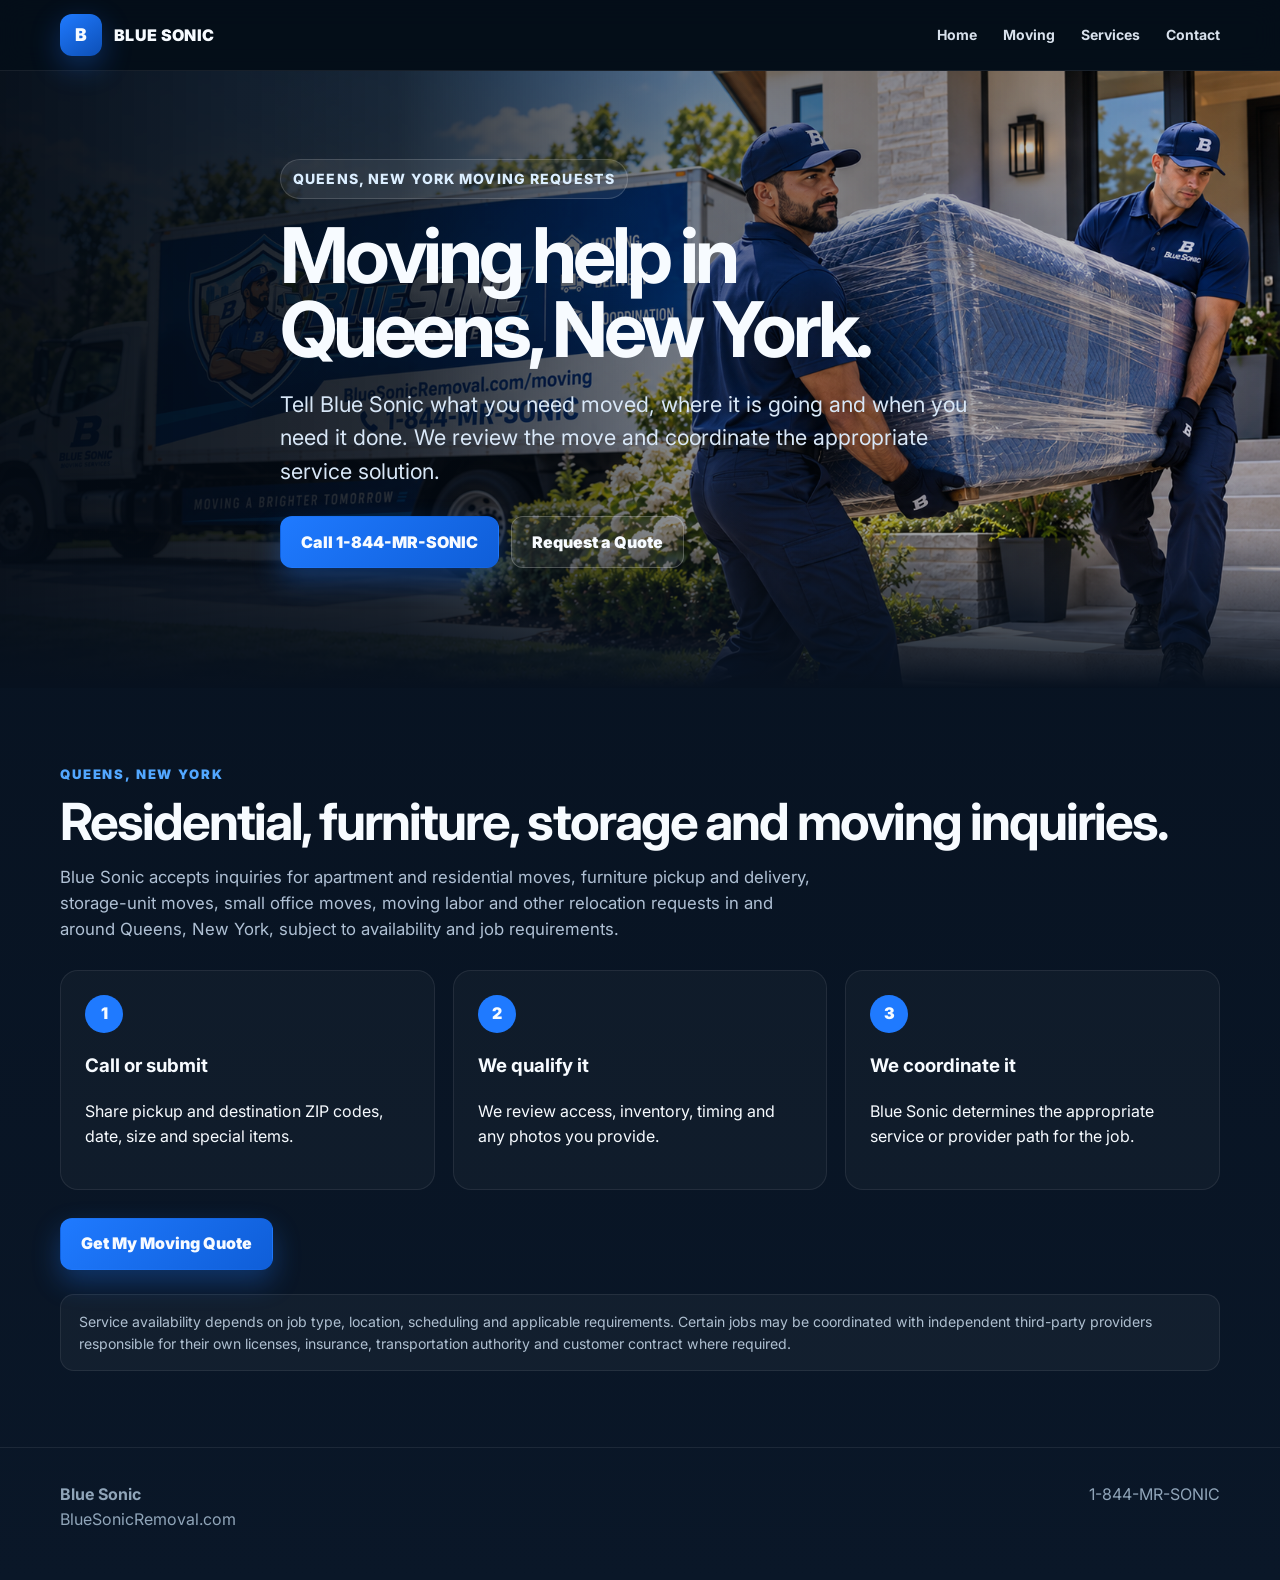
<file: queens.html>
<!doctype html>
<html lang="en">
<head>
  <meta charset="utf-8">
  <meta name="viewport" content="width=device-width,initial-scale=1">
  <title>Blue Sonic Moving Services in Queens, New York | Request a Moving Quote</title>
  <meta name="description" content="Request moving and delivery coordination in Queens, New York. Call Blue Sonic at 1-844-MR-SONIC or submit your move details online.">
  <link rel="canonical" href="https://BlueSonicRemoval.com/moving/queens.html">
  <link rel="stylesheet" href="../assets/moving.css">
</head>
<body>
<header class="topbar"><div class="container nav">
  <a class="brand" href="/"><span class="brand-badge">B</span><span>BLUE SONIC</span></a>
  <nav class="navlinks"><a href="/">Home</a><a href="/moving/">Moving</a><a href="/#services">Services</a><a href="/#contact">Contact</a></nav>
  <a class="phone-pill" href="tel:+18446776642">1-844-MR-SONIC</a>
</div></header>
<main>
<section class="hero" style="min-height:58vh">
  <div class="container hero-content">
    <span class="eyebrow">Queens, New York Moving Requests</span>
    <h1>Moving help in<br>Queens, New York.</h1>
    <p>Tell Blue Sonic what you need moved, where it is going and when you need it done. We review the move and coordinate the appropriate service solution.</p>
    <div class="cta-row"><a class="btn btn-primary" href="tel:+18446776642">Call 1-844-MR-SONIC</a><a class="btn btn-secondary" href="/moving/#quote">Request a Quote</a></div>
  </div>
</section>
<section class="section"><div class="container">
  <div class="kicker">Queens, New York</div>
  <h2>Residential, furniture, storage and moving inquiries.</h2>
  <p class="section-copy">Blue Sonic accepts inquiries for apartment and residential moves, furniture pickup and delivery, storage-unit moves, small office moves, moving labor and other relocation requests in and around Queens, New York, subject to availability and job requirements.</p>
  <div class="steps">
    <div class="step"><div class="num">1</div><h3>Call or submit</h3><p>Share pickup and destination ZIP codes, date, size and special items.</p></div>
    <div class="step"><div class="num">2</div><h3>We qualify it</h3><p>We review access, inventory, timing and any photos you provide.</p></div>
    <div class="step"><div class="num">3</div><h3>We coordinate it</h3><p>Blue Sonic determines the appropriate service or provider path for the job.</p></div>
  </div>
  <div class="cta-row" style="margin-top:28px"><a class="btn btn-primary" href="/moving/#quote">Get My Moving Quote</a></div>
  <div class="notice">Service availability depends on job type, location, scheduling and applicable requirements. Certain jobs may be coordinated with independent third-party providers responsible for their own licenses, insurance, transportation authority and customer contract where required.</div>
</div></section>
</main>
<footer><div class="container footer-row"><div><strong>Blue Sonic</strong><br>BlueSonicRemoval.com</div><div><a href="tel:+18446776642">1-844-MR-SONIC</a></div></div></footer>
<a class="mobile-call" href="tel:+18446776642">Call Blue Sonic • 1-844-MR-SONIC</a>
</body>
</html>
</file>
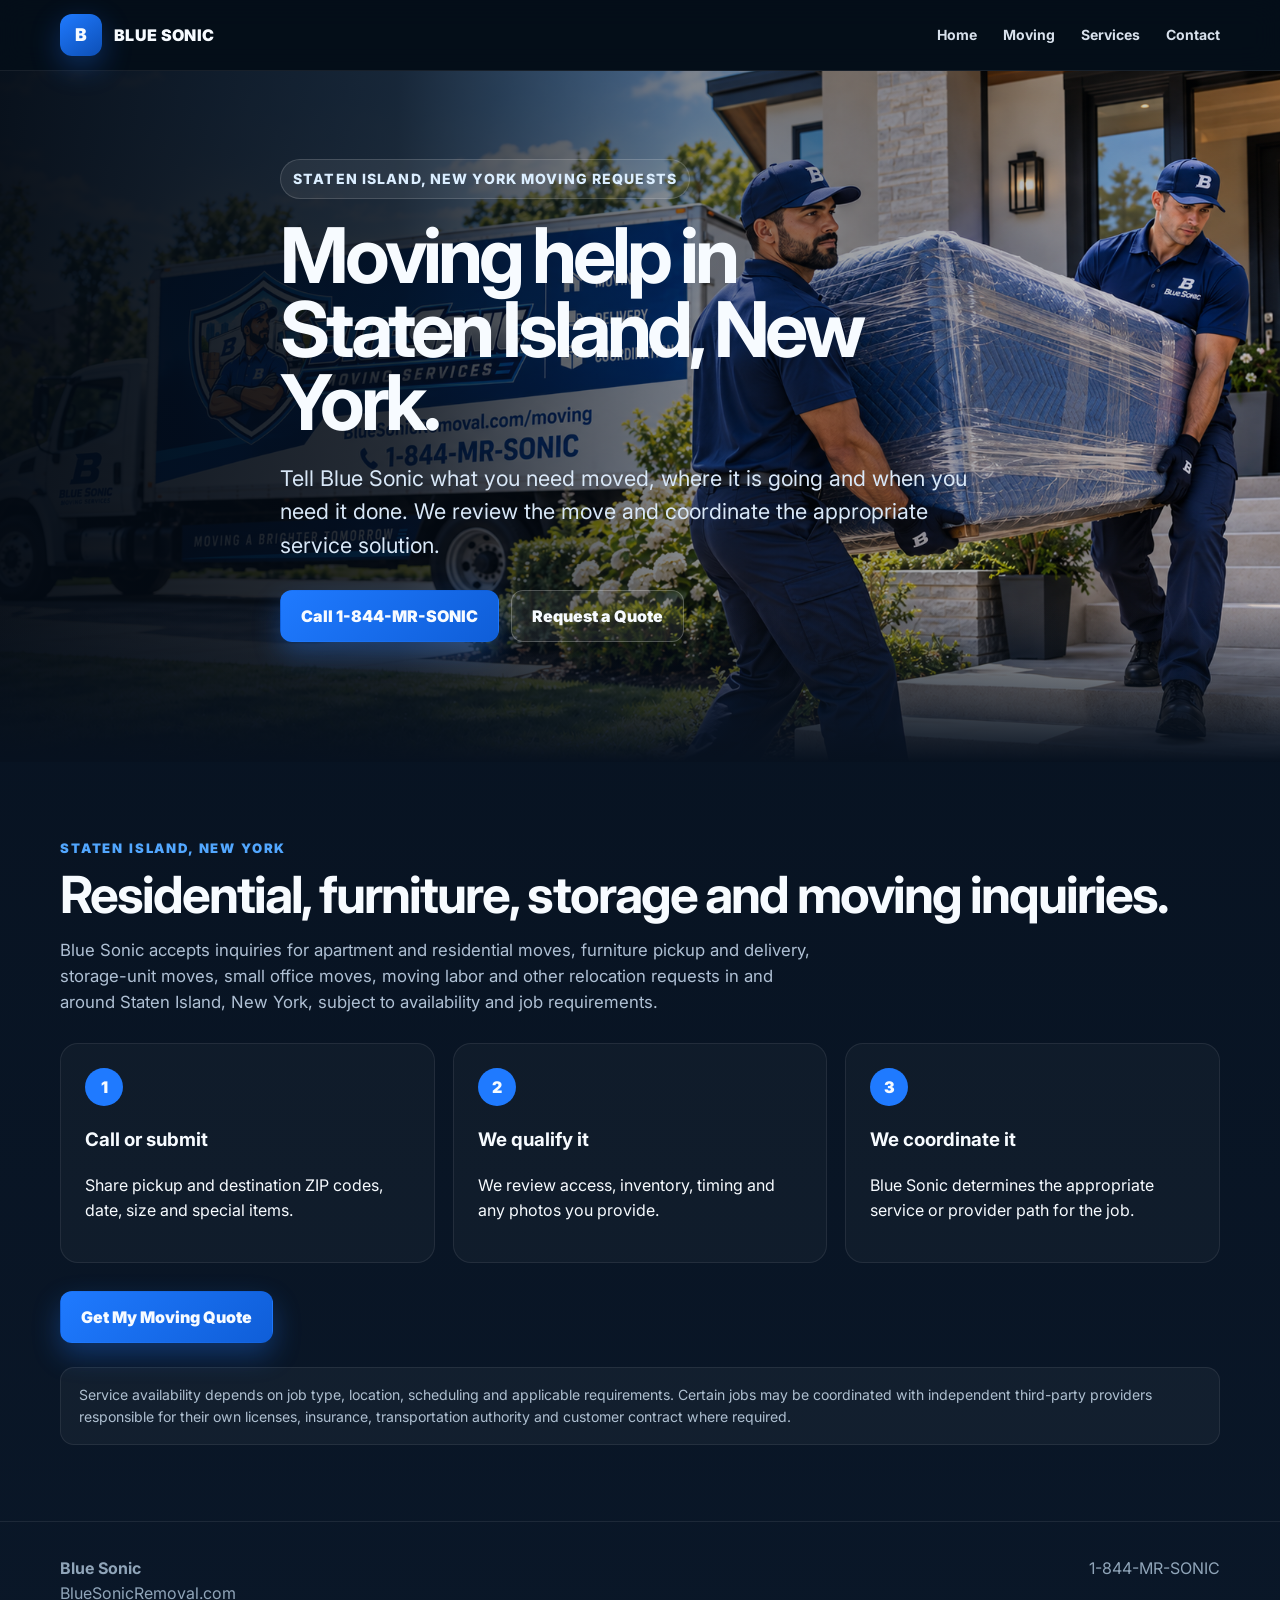
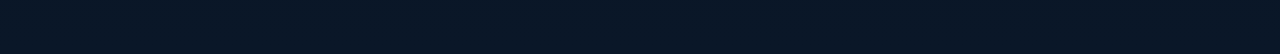
<file: staten-island.html>
<!doctype html>
<html lang="en">
<head>
  <meta charset="utf-8">
  <meta name="viewport" content="width=device-width,initial-scale=1">
  <title>Blue Sonic Moving Services in Staten Island, New York | Request a Moving Quote</title>
  <meta name="description" content="Request moving and delivery coordination in Staten Island, New York. Call Blue Sonic at 1-844-MR-SONIC or submit your move details online.">
  <link rel="canonical" href="https://BlueSonicRemoval.com/moving/staten-island.html">
  <link rel="stylesheet" href="../assets/moving.css">
</head>
<body>
<header class="topbar"><div class="container nav">
  <a class="brand" href="/"><span class="brand-badge">B</span><span>BLUE SONIC</span></a>
  <nav class="navlinks"><a href="/">Home</a><a href="/moving/">Moving</a><a href="/#services">Services</a><a href="/#contact">Contact</a></nav>
  <a class="phone-pill" href="tel:+18446776642">1-844-MR-SONIC</a>
</div></header>
<main>
<section class="hero" style="min-height:58vh">
  <div class="container hero-content">
    <span class="eyebrow">Staten Island, New York Moving Requests</span>
    <h1>Moving help in<br>Staten Island, New York.</h1>
    <p>Tell Blue Sonic what you need moved, where it is going and when you need it done. We review the move and coordinate the appropriate service solution.</p>
    <div class="cta-row"><a class="btn btn-primary" href="tel:+18446776642">Call 1-844-MR-SONIC</a><a class="btn btn-secondary" href="/moving/#quote">Request a Quote</a></div>
  </div>
</section>
<section class="section"><div class="container">
  <div class="kicker">Staten Island, New York</div>
  <h2>Residential, furniture, storage and moving inquiries.</h2>
  <p class="section-copy">Blue Sonic accepts inquiries for apartment and residential moves, furniture pickup and delivery, storage-unit moves, small office moves, moving labor and other relocation requests in and around Staten Island, New York, subject to availability and job requirements.</p>
  <div class="steps">
    <div class="step"><div class="num">1</div><h3>Call or submit</h3><p>Share pickup and destination ZIP codes, date, size and special items.</p></div>
    <div class="step"><div class="num">2</div><h3>We qualify it</h3><p>We review access, inventory, timing and any photos you provide.</p></div>
    <div class="step"><div class="num">3</div><h3>We coordinate it</h3><p>Blue Sonic determines the appropriate service or provider path for the job.</p></div>
  </div>
  <div class="cta-row" style="margin-top:28px"><a class="btn btn-primary" href="/moving/#quote">Get My Moving Quote</a></div>
  <div class="notice">Service availability depends on job type, location, scheduling and applicable requirements. Certain jobs may be coordinated with independent third-party providers responsible for their own licenses, insurance, transportation authority and customer contract where required.</div>
</div></section>
</main>
<footer><div class="container footer-row"><div><strong>Blue Sonic</strong><br>BlueSonicRemoval.com</div><div><a href="tel:+18446776642">1-844-MR-SONIC</a></div></div></footer>
<a class="mobile-call" href="tel:+18446776642">Call Blue Sonic • 1-844-MR-SONIC</a>
</body>
</html>
</file>
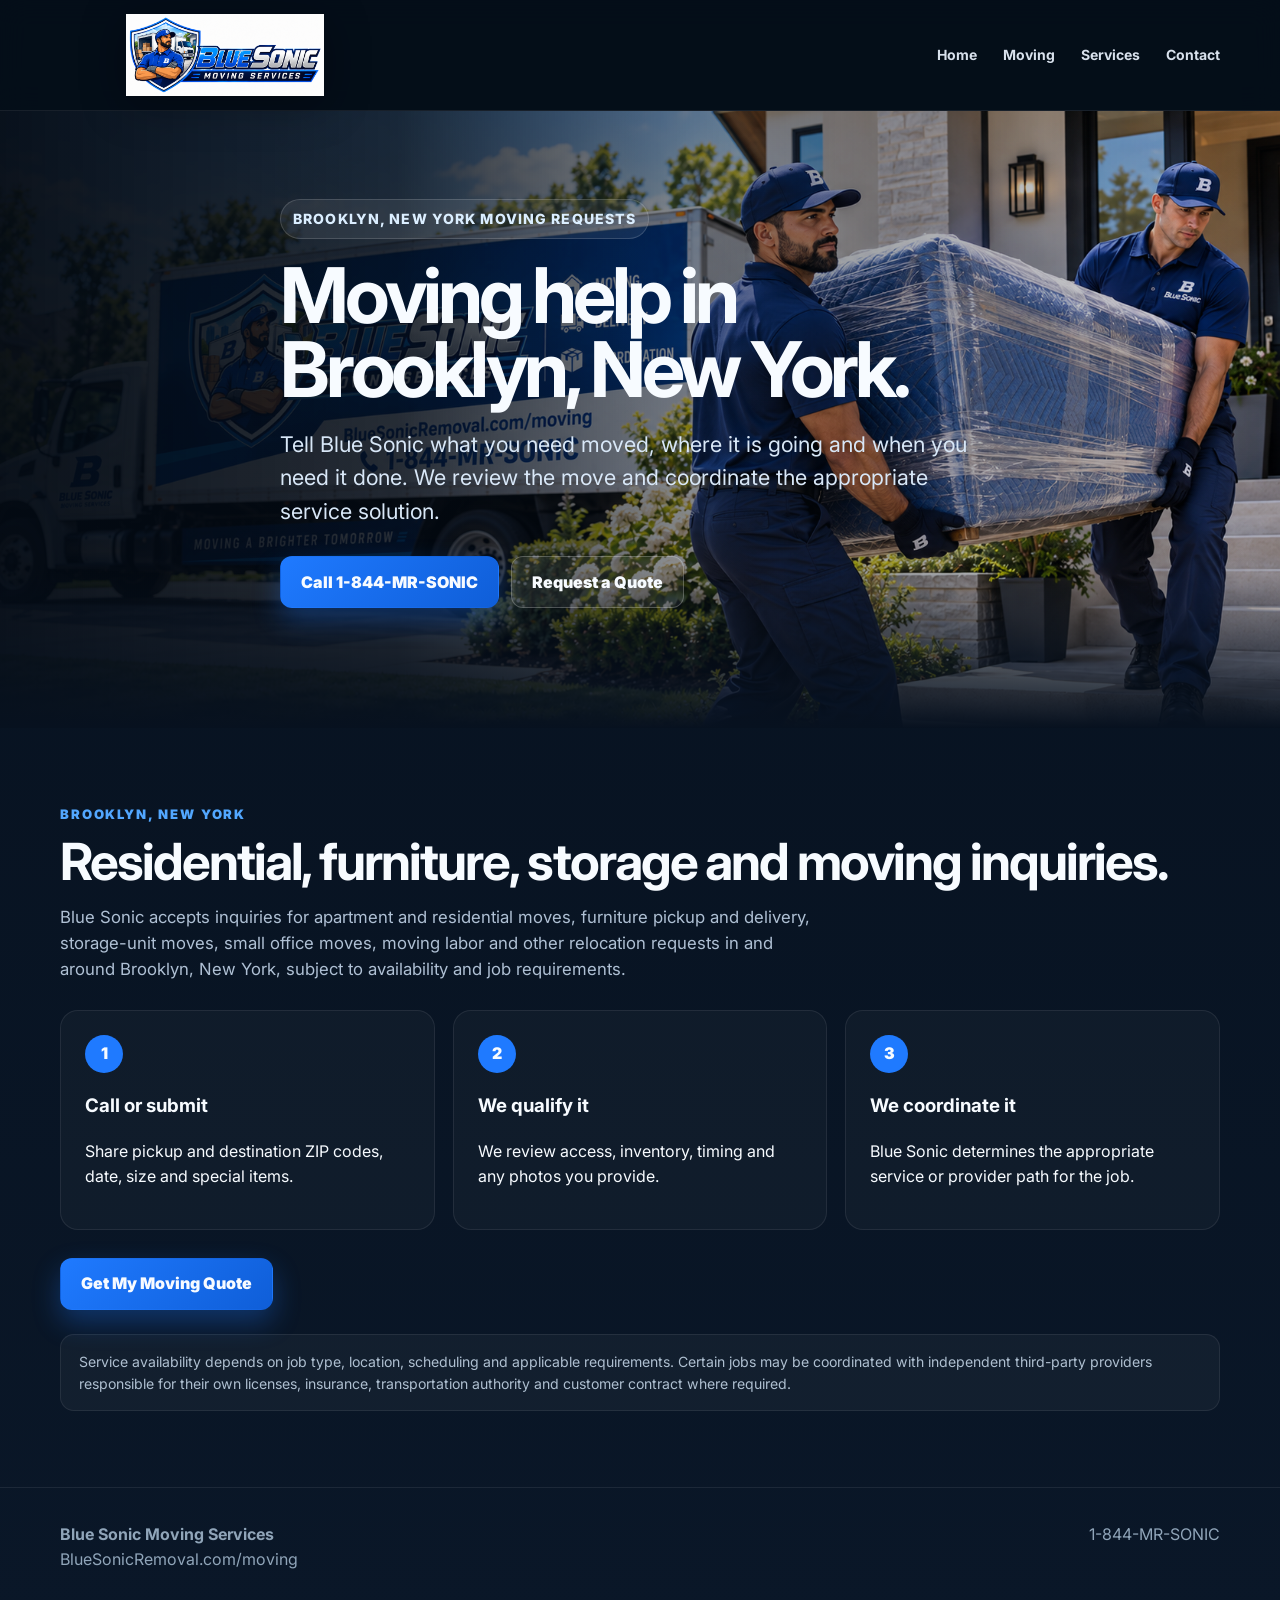
<file: moving/brooklyn.html>
<!doctype html>
<html lang="en">
<head>
  <meta charset="utf-8">
  <meta name="viewport" content="width=device-width,initial-scale=1">
  <title>Blue Sonic Moving Services in Brooklyn, New York | Request a Moving Quote</title>
  <meta name="description" content="Request moving and delivery coordination in Brooklyn, New York. Call Blue Sonic at 1-844-MR-SONIC or submit your move details online.">
  <link rel="canonical" href="https://BlueSonicRemoval.com/moving/brooklyn.html">
  <link rel="stylesheet" href="../assets/moving.css">
</head>
<body>
<header class="topbar"><div class="container nav">
  <a class="brand moving-brand" href="/" aria-label="Blue Sonic home"><img src="../assets/blue-sonic-moving-logo.png" alt="Blue Sonic Moving Services" class="moving-brand-logo"></a>
  <nav class="navlinks"><a href="/">Home</a><a href="/moving/">Moving</a><a href="/#services">Services</a><a href="/#contact">Contact</a></nav>
  <a class="phone-pill" href="tel:+18446776642">1-844-MR-SONIC</a>
</div></header>
<main>
<section class="hero" style="min-height:58vh">
  <div class="container hero-content">
    <span class="eyebrow">Brooklyn, New York Moving Requests</span>
    <h1>Moving help in<br>Brooklyn, New York.</h1>
    <p>Tell Blue Sonic what you need moved, where it is going and when you need it done. We review the move and coordinate the appropriate service solution.</p>
    <div class="cta-row"><a class="btn btn-primary" href="tel:+18446776642">Call 1-844-MR-SONIC</a><a class="btn btn-secondary" href="/moving/#quote">Request a Quote</a></div>
  </div>
</section>
<section class="section"><div class="container">
  <div class="kicker">Brooklyn, New York</div>
  <h2>Residential, furniture, storage and moving inquiries.</h2>
  <p class="section-copy">Blue Sonic accepts inquiries for apartment and residential moves, furniture pickup and delivery, storage-unit moves, small office moves, moving labor and other relocation requests in and around Brooklyn, New York, subject to availability and job requirements.</p>
  <div class="steps">
    <div class="step"><div class="num">1</div><h3>Call or submit</h3><p>Share pickup and destination ZIP codes, date, size and special items.</p></div>
    <div class="step"><div class="num">2</div><h3>We qualify it</h3><p>We review access, inventory, timing and any photos you provide.</p></div>
    <div class="step"><div class="num">3</div><h3>We coordinate it</h3><p>Blue Sonic determines the appropriate service or provider path for the job.</p></div>
  </div>
  <div class="cta-row" style="margin-top:28px"><a class="btn btn-primary" href="/moving/#quote">Get My Moving Quote</a></div>
  <div class="notice">Service availability depends on job type, location, scheduling and applicable requirements. Certain jobs may be coordinated with independent third-party providers responsible for their own licenses, insurance, transportation authority and customer contract where required.</div>
</div></section>
</main>
<footer><div class="container footer-row"><div><strong>Blue Sonic Moving Services</strong><br><a href="https://BlueSonicRemoval.com/moving/">BlueSonicRemoval.com/moving</a></div><div><a href="tel:+18446776642">1-844-MR-SONIC</a></div></div></footer>
<a class="mobile-call" href="tel:+18446776642">Call Blue Sonic • 1-844-MR-SONIC</a>
</body>
</html>
</file>
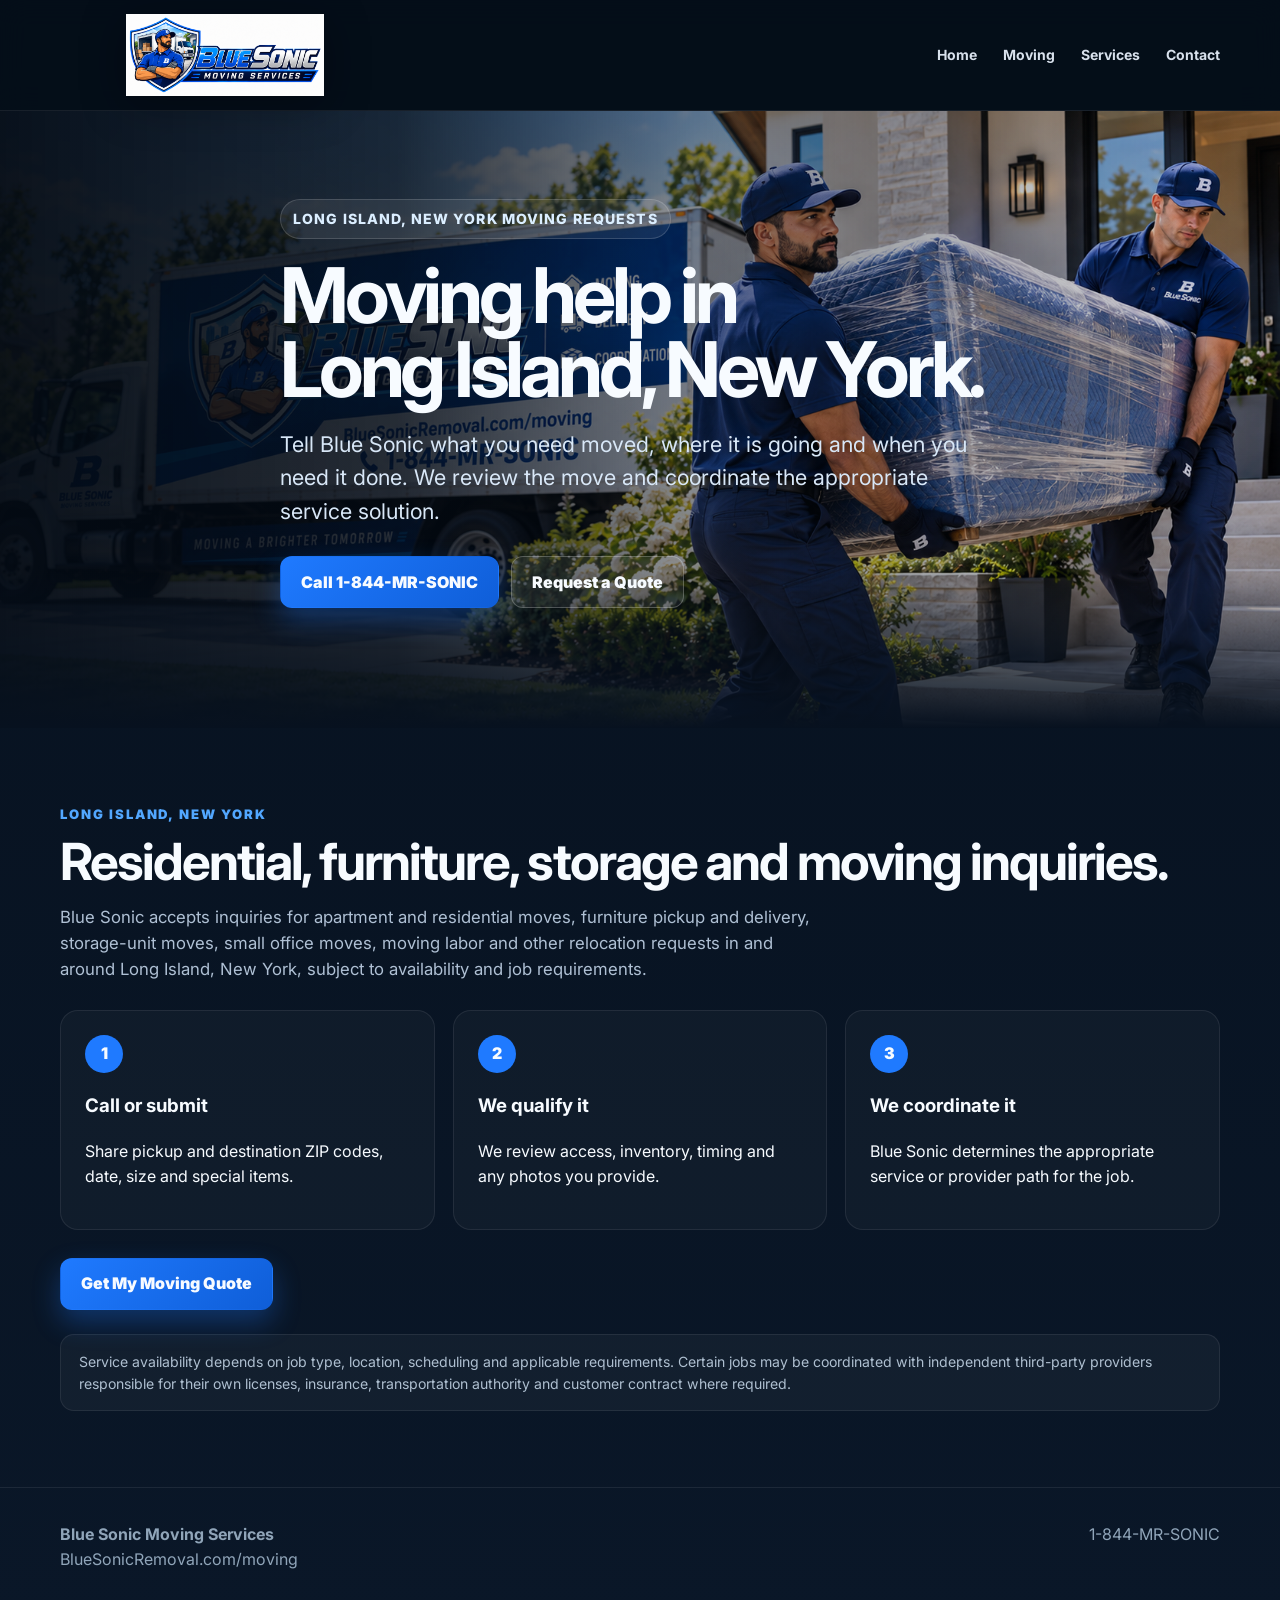
<file: moving/long-island.html>
<!doctype html>
<html lang="en">
<head>
  <meta charset="utf-8">
  <meta name="viewport" content="width=device-width,initial-scale=1">
  <title>Blue Sonic Moving Services in Long Island, New York | Request a Moving Quote</title>
  <meta name="description" content="Request moving and delivery coordination in Long Island, New York. Call Blue Sonic at 1-844-MR-SONIC or submit your move details online.">
  <link rel="canonical" href="https://BlueSonicRemoval.com/moving/long-island.html">
  <link rel="stylesheet" href="../assets/moving.css">
</head>
<body>
<header class="topbar"><div class="container nav">
  <a class="brand moving-brand" href="/" aria-label="Blue Sonic home"><img src="../assets/blue-sonic-moving-logo.png" alt="Blue Sonic Moving Services" class="moving-brand-logo"></a>
  <nav class="navlinks"><a href="/">Home</a><a href="/moving/">Moving</a><a href="/#services">Services</a><a href="/#contact">Contact</a></nav>
  <a class="phone-pill" href="tel:+18446776642">1-844-MR-SONIC</a>
</div></header>
<main>
<section class="hero" style="min-height:58vh">
  <div class="container hero-content">
    <span class="eyebrow">Long Island, New York Moving Requests</span>
    <h1>Moving help in<br>Long Island, New York.</h1>
    <p>Tell Blue Sonic what you need moved, where it is going and when you need it done. We review the move and coordinate the appropriate service solution.</p>
    <div class="cta-row"><a class="btn btn-primary" href="tel:+18446776642">Call 1-844-MR-SONIC</a><a class="btn btn-secondary" href="/moving/#quote">Request a Quote</a></div>
  </div>
</section>
<section class="section"><div class="container">
  <div class="kicker">Long Island, New York</div>
  <h2>Residential, furniture, storage and moving inquiries.</h2>
  <p class="section-copy">Blue Sonic accepts inquiries for apartment and residential moves, furniture pickup and delivery, storage-unit moves, small office moves, moving labor and other relocation requests in and around Long Island, New York, subject to availability and job requirements.</p>
  <div class="steps">
    <div class="step"><div class="num">1</div><h3>Call or submit</h3><p>Share pickup and destination ZIP codes, date, size and special items.</p></div>
    <div class="step"><div class="num">2</div><h3>We qualify it</h3><p>We review access, inventory, timing and any photos you provide.</p></div>
    <div class="step"><div class="num">3</div><h3>We coordinate it</h3><p>Blue Sonic determines the appropriate service or provider path for the job.</p></div>
  </div>
  <div class="cta-row" style="margin-top:28px"><a class="btn btn-primary" href="/moving/#quote">Get My Moving Quote</a></div>
  <div class="notice">Service availability depends on job type, location, scheduling and applicable requirements. Certain jobs may be coordinated with independent third-party providers responsible for their own licenses, insurance, transportation authority and customer contract where required.</div>
</div></section>
</main>
<footer><div class="container footer-row"><div><strong>Blue Sonic Moving Services</strong><br><a href="https://BlueSonicRemoval.com/moving/">BlueSonicRemoval.com/moving</a></div><div><a href="tel:+18446776642">1-844-MR-SONIC</a></div></div></footer>
<a class="mobile-call" href="tel:+18446776642">Call Blue Sonic • 1-844-MR-SONIC</a>
</body>
</html>
</file>
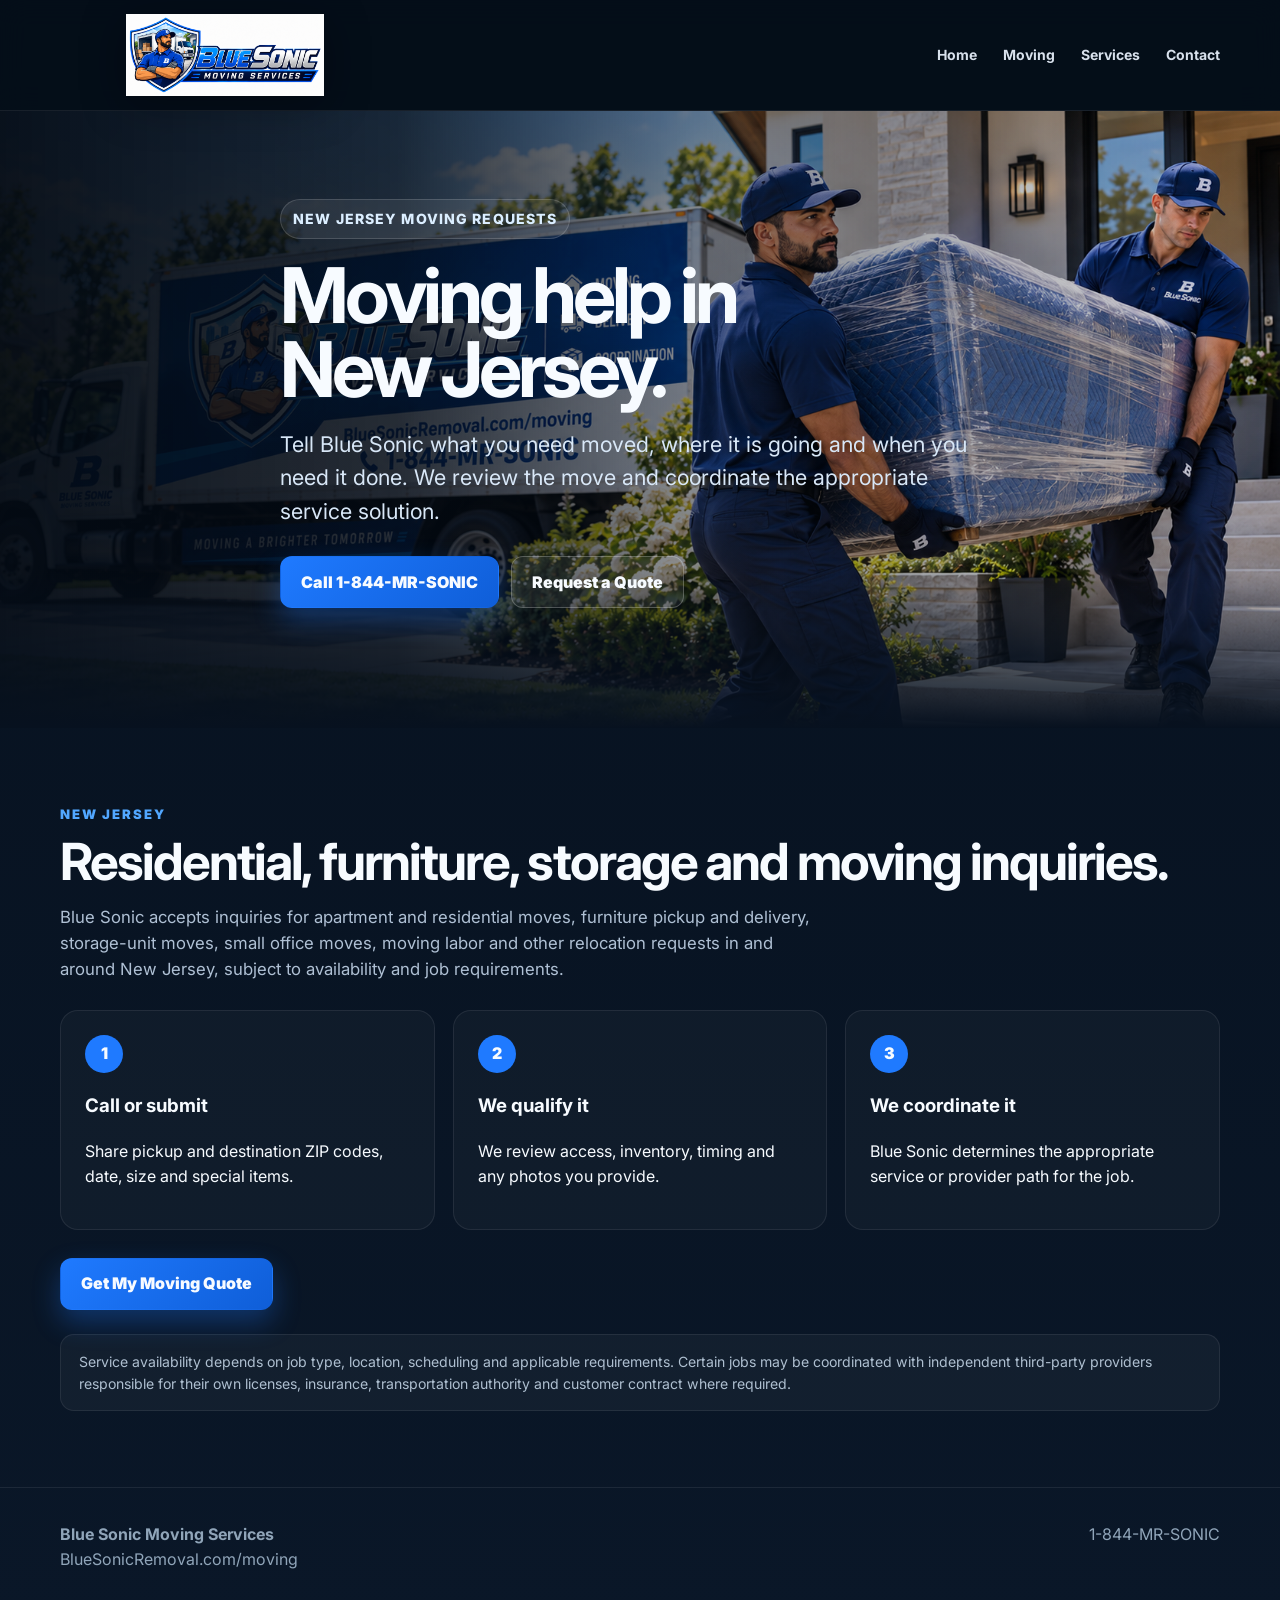
<file: moving/new-jersey.html>
<!doctype html>
<html lang="en">
<head>
  <meta charset="utf-8">
  <meta name="viewport" content="width=device-width,initial-scale=1">
  <title>Blue Sonic Moving Services in New Jersey | Request a Moving Quote</title>
  <meta name="description" content="Request moving and delivery coordination in New Jersey. Call Blue Sonic at 1-844-MR-SONIC or submit your move details online.">
  <link rel="canonical" href="https://BlueSonicRemoval.com/moving/new-jersey.html">
  <link rel="stylesheet" href="../assets/moving.css">
</head>
<body>
<header class="topbar"><div class="container nav">
  <a class="brand moving-brand" href="/" aria-label="Blue Sonic home"><img src="../assets/blue-sonic-moving-logo.png" alt="Blue Sonic Moving Services" class="moving-brand-logo"></a>
  <nav class="navlinks"><a href="/">Home</a><a href="/moving/">Moving</a><a href="/#services">Services</a><a href="/#contact">Contact</a></nav>
  <a class="phone-pill" href="tel:+18446776642">1-844-MR-SONIC</a>
</div></header>
<main>
<section class="hero" style="min-height:58vh">
  <div class="container hero-content">
    <span class="eyebrow">New Jersey Moving Requests</span>
    <h1>Moving help in<br>New Jersey.</h1>
    <p>Tell Blue Sonic what you need moved, where it is going and when you need it done. We review the move and coordinate the appropriate service solution.</p>
    <div class="cta-row"><a class="btn btn-primary" href="tel:+18446776642">Call 1-844-MR-SONIC</a><a class="btn btn-secondary" href="/moving/#quote">Request a Quote</a></div>
  </div>
</section>
<section class="section"><div class="container">
  <div class="kicker">New Jersey</div>
  <h2>Residential, furniture, storage and moving inquiries.</h2>
  <p class="section-copy">Blue Sonic accepts inquiries for apartment and residential moves, furniture pickup and delivery, storage-unit moves, small office moves, moving labor and other relocation requests in and around New Jersey, subject to availability and job requirements.</p>
  <div class="steps">
    <div class="step"><div class="num">1</div><h3>Call or submit</h3><p>Share pickup and destination ZIP codes, date, size and special items.</p></div>
    <div class="step"><div class="num">2</div><h3>We qualify it</h3><p>We review access, inventory, timing and any photos you provide.</p></div>
    <div class="step"><div class="num">3</div><h3>We coordinate it</h3><p>Blue Sonic determines the appropriate service or provider path for the job.</p></div>
  </div>
  <div class="cta-row" style="margin-top:28px"><a class="btn btn-primary" href="/moving/#quote">Get My Moving Quote</a></div>
  <div class="notice">Service availability depends on job type, location, scheduling and applicable requirements. Certain jobs may be coordinated with independent third-party providers responsible for their own licenses, insurance, transportation authority and customer contract where required.</div>
</div></section>
</main>
<footer><div class="container footer-row"><div><strong>Blue Sonic Moving Services</strong><br><a href="https://BlueSonicRemoval.com/moving/">BlueSonicRemoval.com/moving</a></div><div><a href="tel:+18446776642">1-844-MR-SONIC</a></div></div></footer>
<a class="mobile-call" href="tel:+18446776642">Call Blue Sonic • 1-844-MR-SONIC</a>
</body>
</html>
</file>
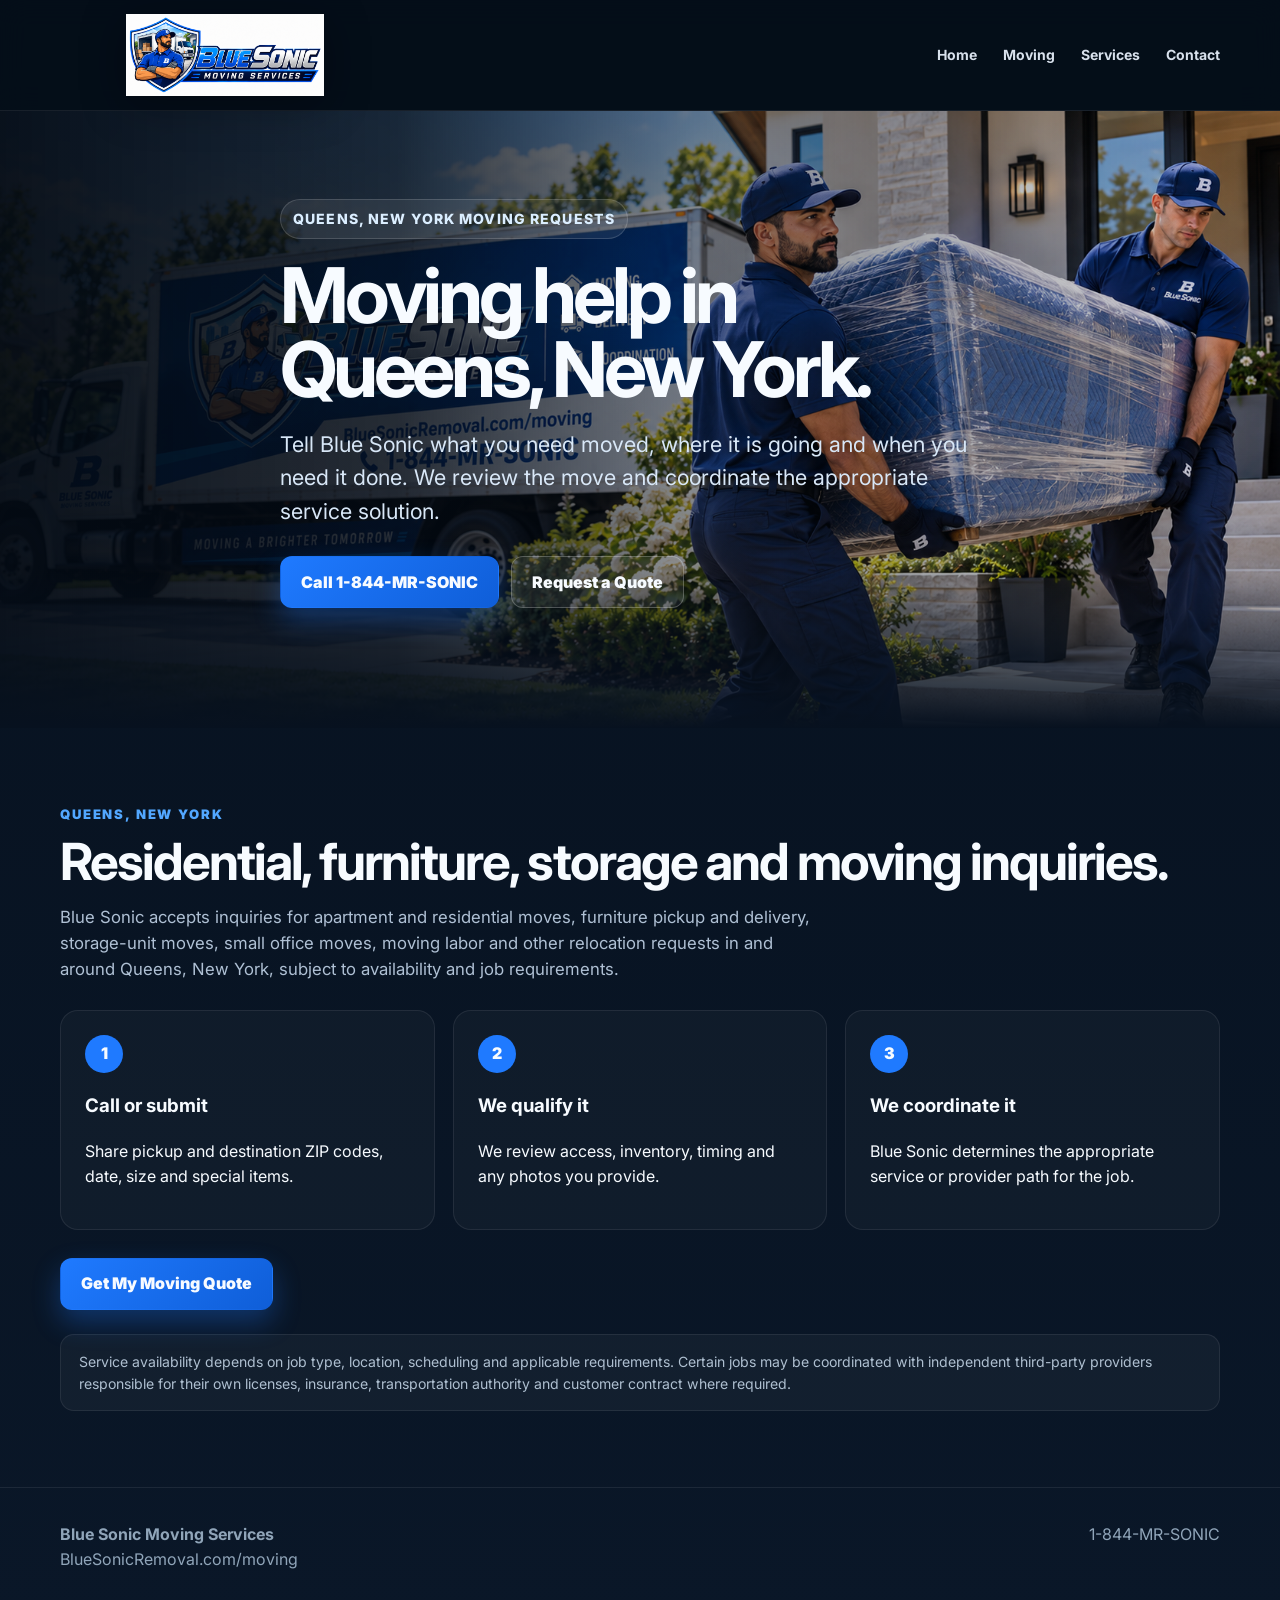
<file: moving/queens.html>
<!doctype html>
<html lang="en">
<head>
  <meta charset="utf-8">
  <meta name="viewport" content="width=device-width,initial-scale=1">
  <title>Blue Sonic Moving Services in Queens, New York | Request a Moving Quote</title>
  <meta name="description" content="Request moving and delivery coordination in Queens, New York. Call Blue Sonic at 1-844-MR-SONIC or submit your move details online.">
  <link rel="canonical" href="https://BlueSonicRemoval.com/moving/queens.html">
  <link rel="stylesheet" href="../assets/moving.css">
</head>
<body>
<header class="topbar"><div class="container nav">
  <a class="brand moving-brand" href="/" aria-label="Blue Sonic home"><img src="../assets/blue-sonic-moving-logo.png" alt="Blue Sonic Moving Services" class="moving-brand-logo"></a>
  <nav class="navlinks"><a href="/">Home</a><a href="/moving/">Moving</a><a href="/#services">Services</a><a href="/#contact">Contact</a></nav>
  <a class="phone-pill" href="tel:+18446776642">1-844-MR-SONIC</a>
</div></header>
<main>
<section class="hero" style="min-height:58vh">
  <div class="container hero-content">
    <span class="eyebrow">Queens, New York Moving Requests</span>
    <h1>Moving help in<br>Queens, New York.</h1>
    <p>Tell Blue Sonic what you need moved, where it is going and when you need it done. We review the move and coordinate the appropriate service solution.</p>
    <div class="cta-row"><a class="btn btn-primary" href="tel:+18446776642">Call 1-844-MR-SONIC</a><a class="btn btn-secondary" href="/moving/#quote">Request a Quote</a></div>
  </div>
</section>
<section class="section"><div class="container">
  <div class="kicker">Queens, New York</div>
  <h2>Residential, furniture, storage and moving inquiries.</h2>
  <p class="section-copy">Blue Sonic accepts inquiries for apartment and residential moves, furniture pickup and delivery, storage-unit moves, small office moves, moving labor and other relocation requests in and around Queens, New York, subject to availability and job requirements.</p>
  <div class="steps">
    <div class="step"><div class="num">1</div><h3>Call or submit</h3><p>Share pickup and destination ZIP codes, date, size and special items.</p></div>
    <div class="step"><div class="num">2</div><h3>We qualify it</h3><p>We review access, inventory, timing and any photos you provide.</p></div>
    <div class="step"><div class="num">3</div><h3>We coordinate it</h3><p>Blue Sonic determines the appropriate service or provider path for the job.</p></div>
  </div>
  <div class="cta-row" style="margin-top:28px"><a class="btn btn-primary" href="/moving/#quote">Get My Moving Quote</a></div>
  <div class="notice">Service availability depends on job type, location, scheduling and applicable requirements. Certain jobs may be coordinated with independent third-party providers responsible for their own licenses, insurance, transportation authority and customer contract where required.</div>
</div></section>
</main>
<footer><div class="container footer-row"><div><strong>Blue Sonic Moving Services</strong><br><a href="https://BlueSonicRemoval.com/moving/">BlueSonicRemoval.com/moving</a></div><div><a href="tel:+18446776642">1-844-MR-SONIC</a></div></div></footer>
<a class="mobile-call" href="tel:+18446776642">Call Blue Sonic • 1-844-MR-SONIC</a>
</body>
</html>
</file>
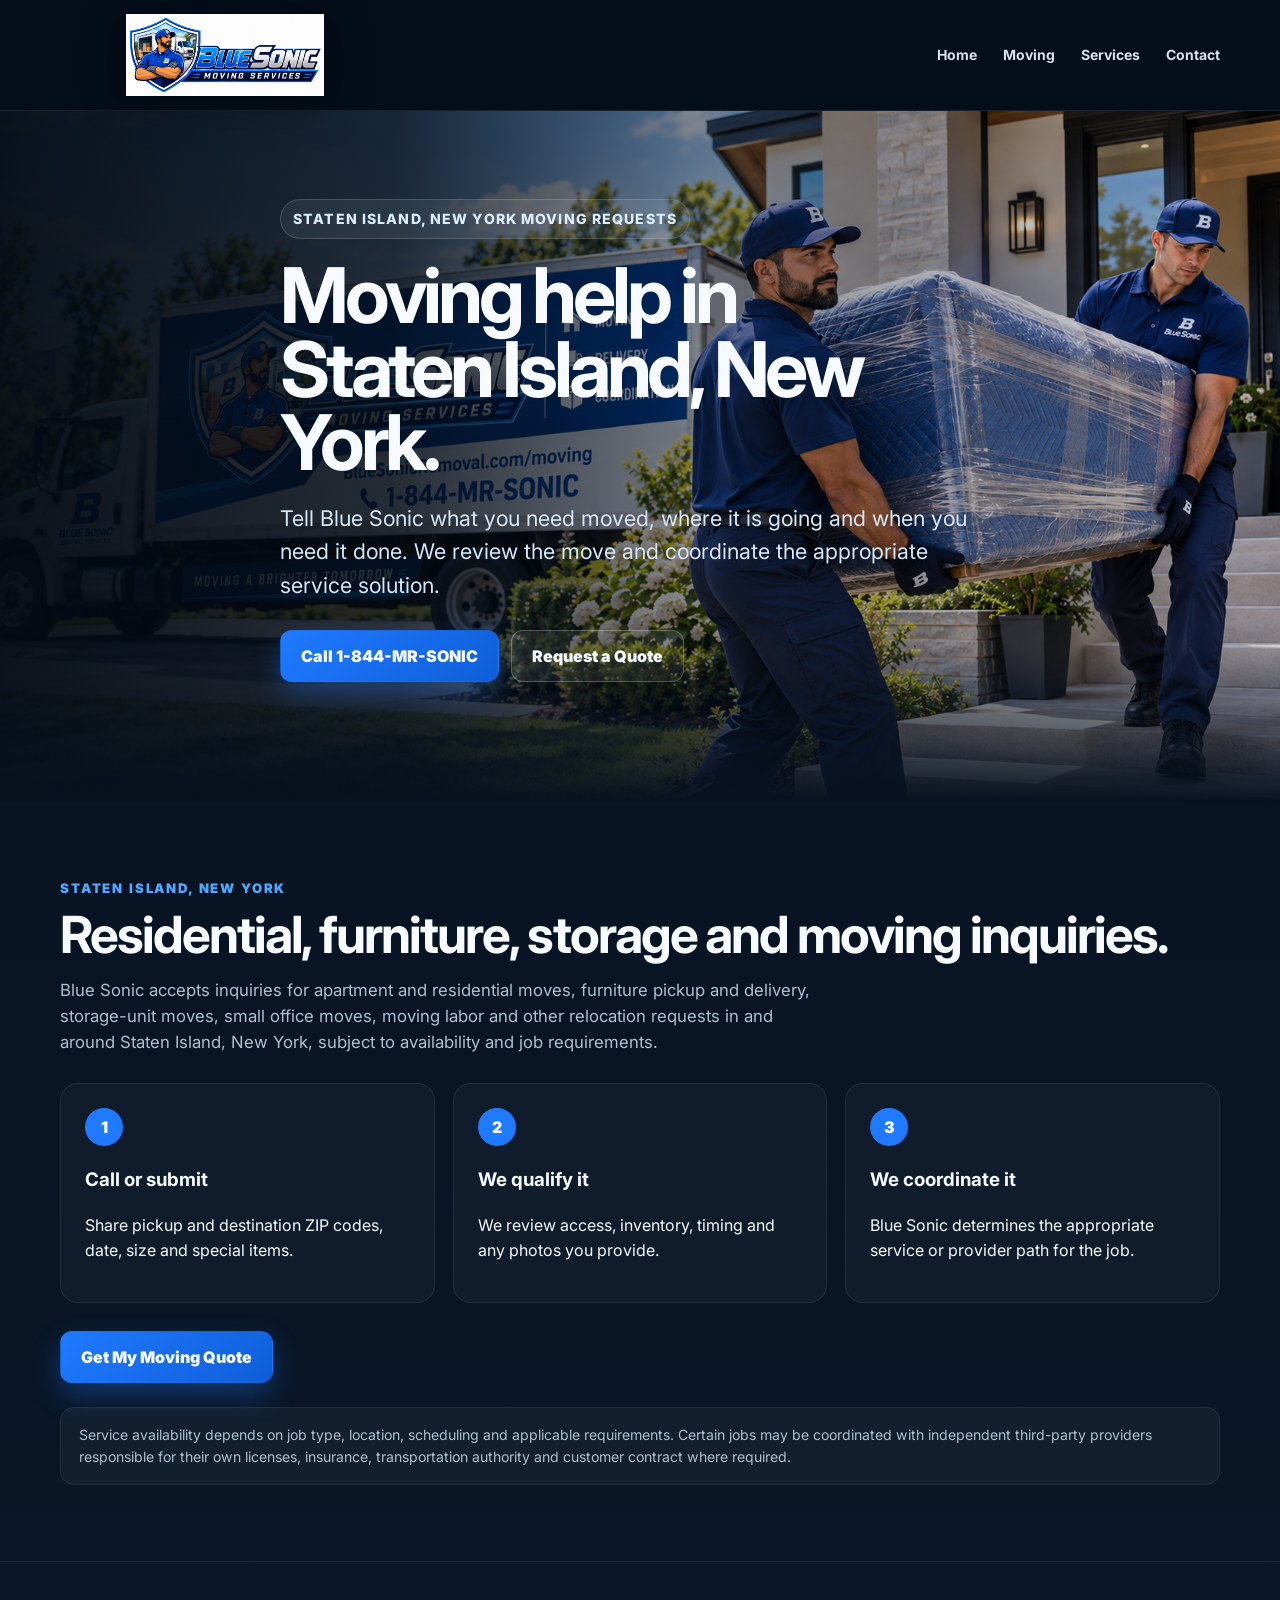
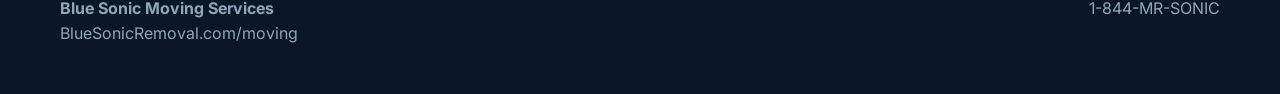
<file: moving/staten-island.html>
<!doctype html>
<html lang="en">
<head>
  <meta charset="utf-8">
  <meta name="viewport" content="width=device-width,initial-scale=1">
  <title>Blue Sonic Moving Services in Staten Island, New York | Request a Moving Quote</title>
  <meta name="description" content="Request moving and delivery coordination in Staten Island, New York. Call Blue Sonic at 1-844-MR-SONIC or submit your move details online.">
  <link rel="canonical" href="https://BlueSonicRemoval.com/moving/staten-island.html">
  <link rel="stylesheet" href="../assets/moving.css">
</head>
<body>
<header class="topbar"><div class="container nav">
  <a class="brand moving-brand" href="/" aria-label="Blue Sonic home"><img src="../assets/blue-sonic-moving-logo.png" alt="Blue Sonic Moving Services" class="moving-brand-logo"></a>
  <nav class="navlinks"><a href="/">Home</a><a href="/moving/">Moving</a><a href="/#services">Services</a><a href="/#contact">Contact</a></nav>
  <a class="phone-pill" href="tel:+18446776642">1-844-MR-SONIC</a>
</div></header>
<main>
<section class="hero" style="min-height:58vh">
  <div class="container hero-content">
    <span class="eyebrow">Staten Island, New York Moving Requests</span>
    <h1>Moving help in<br>Staten Island, New York.</h1>
    <p>Tell Blue Sonic what you need moved, where it is going and when you need it done. We review the move and coordinate the appropriate service solution.</p>
    <div class="cta-row"><a class="btn btn-primary" href="tel:+18446776642">Call 1-844-MR-SONIC</a><a class="btn btn-secondary" href="/moving/#quote">Request a Quote</a></div>
  </div>
</section>
<section class="section"><div class="container">
  <div class="kicker">Staten Island, New York</div>
  <h2>Residential, furniture, storage and moving inquiries.</h2>
  <p class="section-copy">Blue Sonic accepts inquiries for apartment and residential moves, furniture pickup and delivery, storage-unit moves, small office moves, moving labor and other relocation requests in and around Staten Island, New York, subject to availability and job requirements.</p>
  <div class="steps">
    <div class="step"><div class="num">1</div><h3>Call or submit</h3><p>Share pickup and destination ZIP codes, date, size and special items.</p></div>
    <div class="step"><div class="num">2</div><h3>We qualify it</h3><p>We review access, inventory, timing and any photos you provide.</p></div>
    <div class="step"><div class="num">3</div><h3>We coordinate it</h3><p>Blue Sonic determines the appropriate service or provider path for the job.</p></div>
  </div>
  <div class="cta-row" style="margin-top:28px"><a class="btn btn-primary" href="/moving/#quote">Get My Moving Quote</a></div>
  <div class="notice">Service availability depends on job type, location, scheduling and applicable requirements. Certain jobs may be coordinated with independent third-party providers responsible for their own licenses, insurance, transportation authority and customer contract where required.</div>
</div></section>
</main>
<footer><div class="container footer-row"><div><strong>Blue Sonic Moving Services</strong><br><a href="https://BlueSonicRemoval.com/moving/">BlueSonicRemoval.com/moving</a></div><div><a href="tel:+18446776642">1-844-MR-SONIC</a></div></div></footer>
<a class="mobile-call" href="tel:+18446776642">Call Blue Sonic • 1-844-MR-SONIC</a>
</body>
</html>
</file>
<file: styles.css>
:root {
  --bg: #07111f;
  --bg-2: #0b1727;
  --panel: #0f2035;
  --line: rgba(255, 255, 255, 0.10);
  --text: #f5f8fc;
  --muted: #a8b5c7;
  --blue: #278cff;
  --blue-2: #58b8ff;
  --white: #ffffff;
  --shadow: 0 24px 70px rgba(0, 0, 0, 0.28);
  --radius: 22px;
}

* {
  box-sizing: border-box;
}

html {
  scroll-behavior: smooth;
}

body {
  margin: 0;
  font-family: "Inter", system-ui, -apple-system, BlinkMacSystemFont, "Segoe UI", sans-serif;
  color: var(--text);
  background: var(--bg);
  line-height: 1.6;
}

a {
  color: inherit;
  text-decoration: none;
}

img {
  max-width: 100%;
  display: block;
}

.container {
  width: min(1180px, calc(100% - 40px));
  margin: auto;
}


/* HEADER */

.site-header {
  position: fixed;
  top: 0;
  left: 0;
  right: 0;
  z-index: 50;
  border-bottom: 1px solid transparent;
  transition: 0.25s ease;
}

.site-header.scrolled {
  background: rgba(7, 17, 31, 0.90);
  backdrop-filter: blur(18px);
  border-color: var(--line);
}

.nav-wrap {
  min-height: 96px;
  display: flex;
  align-items: center;
  justify-content: space-between;
  gap: 30px;
}

.brand {
  display: flex;
  align-items: center;
  flex: 0 0 auto;
}

.main-logo {
  width: 330px;
  max-width: 34vw;
  height: auto;
  max-height: 78px;
  object-fit: contain;
  object-position: left center;
}

.nav {
  display: flex;
  align-items: center;
  gap: 24px;
  font-size: 12px;
  font-weight: 700;
}

.nav > a:not(.btn) {
  color: #d8e1ec;
}

.nav > a:not(.btn):hover {
  color: white;
}

.nav-toggle {
  display: none;
  background: none;
  border: 0;
  padding: 8px;
}

.nav-toggle span {
  display: block;
  width: 25px;
  height: 2px;
  background: #ffffff;
  margin: 5px 0;
}


/* BUTTONS */

.btn {
  display: inline-flex;
  align-items: center;
  justify-content: center;
  min-height: 48px;
  padding: 0 22px;
  border-radius: 999px;
  font-size: 13px;
  font-weight: 800;
  letter-spacing: 0.04em;
  text-transform: uppercase;
  border: 1px solid transparent;
  transition: 0.2s ease;
}

.btn:hover {
  transform: translateY(-2px);
}

.btn-small {
  min-height: 40px;
  padding: 0 16px;
  font-size: 10px;
}

.btn-primary {
  background: linear-gradient(135deg, var(--blue), #1459e6);
  box-shadow: 0 10px 30px rgba(39, 140, 255, 0.28);
}

.btn-outline {
  border-color: #3978bd;
  background: rgba(39, 140, 255, 0.08);
}

.btn-ghost {
  border-color: rgba(255, 255, 255, 0.22);
  background: rgba(255, 255, 255, 0.03);
}

.full {
  width: 100%;
  margin-top: 8px;
}


/* HERO */

.hero {
  min-height: 100vh;
  position: relative;
  overflow: hidden;
  background:
    radial-gradient(circle at 70% 35%, rgba(35, 127, 255, 0.20), transparent 35%),
    linear-gradient(135deg, #07111f 0%, #0c1d31 48%, #07111f 100%);
  display: flex;
  flex-direction: column;
}

.hero-grid {
  position: absolute;
  inset: 0;
  opacity: 0.18;
  background-image:
    linear-gradient(rgba(91, 163, 255, 0.18) 1px, transparent 1px),
    linear-gradient(90deg, rgba(91, 163, 255, 0.18) 1px, transparent 1px);
  background-size: 64px 64px;
  mask-image: linear-gradient(to bottom, rgba(0, 0, 0, 0.9), transparent 90%);
}

.hero-glow {
  position: absolute;
  border-radius: 50%;
  filter: blur(10px);
  opacity: 0.4;
}

.hero-glow-one {
  width: 450px;
  height: 450px;
  background: rgba(26, 126, 255, 0.12);
  right: -90px;
  top: 120px;
}

.hero-glow-two {
  width: 320px;
  height: 320px;
  background: rgba(29, 180, 255, 0.08);
  left: -80px;
  bottom: 80px;
}

.hero-inner {
  position: relative;
  z-index: 2;
  flex: 1;
  display: grid;
  grid-template-columns: 0.94fr 1.06fr;
  align-items: center;
  gap: 52px;
  padding-top: 140px;
  padding-bottom: 90px;
}

.eyebrow,
.section-kicker {
  font-size: 11px;
  font-weight: 800;
  letter-spacing: 0.18em;
  text-transform: uppercase;
  color: #5fb8ff;
}

.hero h1 {
  font-family: "Oswald", sans-serif;
  font-size: clamp(58px, 7vw, 100px);
  line-height: 0.95;
  letter-spacing: -0.025em;
  text-transform: uppercase;
  margin: 18px 0 26px;
}

.hero h1 span {
  color: #4da9ff;
}

.hero-lead {
  font-size: 21px;
  line-height: 1.45;
  max-width: 650px;
  margin: 0 0 14px;
  color: #eef5fd;
}

.hero-sub {
  max-width: 650px;
  color: var(--muted);
  font-size: 15px;
  margin: 0;
}

.hero-actions {
  display: flex;
  gap: 12px;
  margin-top: 34px;
  flex-wrap: wrap;
}

.hero-stats {
  display: grid;
  grid-template-columns: repeat(3, 1fr);
  gap: 12px;
  margin-top: 50px;
  max-width: 660px;
}

.hero-stats div {
  border-top: 1px solid var(--line);
  padding-top: 14px;
}

.hero-stats strong {
  display: block;
  color: #5bb8ff;
  font-size: 13px;
}

.hero-stats span {
  font-size: 12px;
  color: #afbdcd;
}

.hero-art {
  width: 100%;
  position: relative;
}

.hero-image {
  width: 100%;
  height: 525px;
  display: block;
  object-fit: cover;
  object-position: center center;
  border-radius: 26px;
  border: 1px solid rgba(91, 184, 255, 0.28);
  box-shadow: 0 30px 90px rgba(0, 0, 0, 0.42);
}

.hero-art::after {
  content: "";
  position: absolute;
  inset: 0;
  pointer-events: none;
  border-radius: 26px;
  background: linear-gradient(
    90deg,
    rgba(7, 17, 31, 0.30),
    rgba(7, 17, 31, 0.00) 35%
  );
}

.hero-bottom {
  position: relative;
  z-index: 2;
  border-top: 1px solid var(--line);
}

.trust-strip {
  min-height: 68px;
  display: flex;
  align-items: center;
  justify-content: space-between;
  gap: 20px;
  font-size: 11px;
  text-transform: uppercase;
  letter-spacing: 0.14em;
  color: #9db0c6;
}

.trust-strip i {
  width: 4px;
  height: 4px;
  border-radius: 50%;
  background: #2e8fff;
}


/* GENERAL */

.section {
  padding: 110px 0;
}

.section h2 {
  font-family: "Oswald", sans-serif;
  font-size: clamp(38px, 5vw, 64px);
  line-height: 1.05;
  text-transform: uppercase;
  letter-spacing: -0.02em;
  margin: 0 0 24px;
}

.section-heading {
  display: flex;
  justify-content: space-between;
  align-items: end;
  gap: 60px;
  margin-bottom: 42px;
}

.section-heading > div {
  max-width: 740px;
}

.section-heading > p {
  max-width: 390px;
  color: var(--muted);
  margin: 0 0 10px;
}


/* ABOUT */

.about {
  background:
    linear-gradient(135deg, #f7f9fc 0%, #eef4fb 100%);
  color: #0c1622;
}

.about-owner-grid {
  display: grid;
  grid-template-columns: 0.82fr 1.18fr;
  gap: 72px;
  align-items: center;
}

.about-photo-wrap {
  max-width: 430px;
}

.about-photo-frame {
  position: relative;
  overflow: hidden;
  border-radius: 26px;
  background: #dfe8f2;
  box-shadow: 0 28px 70px rgba(22, 56, 93, 0.16);
  border: 1px solid #d2deea;
}

.about-photo-frame::after {
  content: "";
  position: absolute;
  inset: 0;
  pointer-events: none;
  background:
    linear-gradient(
      180deg,
      rgba(39, 140, 255, 0.00) 55%,
      rgba(7, 17, 31, 0.12) 100%
    );
}

.about-owner-photo {
  width: 100%;
  aspect-ratio: 4 / 5;
  object-fit: cover;
  object-position: center top;
}

.about-photo-caption {
  display: flex;
  flex-direction: column;
  gap: 2px;
  padding: 18px 6px 0;
}

.about-photo-caption strong {
  font-size: 17px;
  color: #102033;
}

.about-photo-caption span {
  font-size: 11px;
  letter-spacing: 0.12em;
  text-transform: uppercase;
  color: #4f6b88;
}

.about-owner-copy h2 {
  max-width: 740px;
}

.about-owner-copy p {
  color: #536273;
  font-size: 17px;
  max-width: 760px;
}

.about-owner-copy .about-lead {
  color: #27384a;
  font-size: 19px;
  line-height: 1.65;
}

.about-values {
  display: grid;
  grid-template-columns: repeat(3, 1fr);
  gap: 12px;
  margin-top: 30px;
}

.about-values div {
  padding: 18px;
  border-radius: 16px;
  background: #ffffff;
  border: 1px solid #d9e3ed;
  box-shadow: 0 12px 30px rgba(35, 73, 113, 0.06);
}

.about-values strong {
  display: block;
  margin-bottom: 7px;
  font-size: 13px;
  color: #123150;
}

.about-values span {
  display: block;
  font-size: 12px;
  line-height: 1.55;
  color: #647486;
}

.about-cta {
  margin-top: 28px;
}


/* SERVICES */

.services {
  background:
    radial-gradient(circle at 88% 10%, rgba(39, 140, 255, 0.10), transparent 23%),
    #091525;
}

.visual-service-grid {
  display: grid;
  grid-template-columns: repeat(3, 1fr);
  gap: 18px;
}

.visual-service-card {
  min-height: 330px;
  position: relative;
  overflow: hidden;
  padding: 26px;
  border: 1px solid rgba(255,255,255,0.11);
  border-radius: 22px;
  background:
    linear-gradient(180deg, rgba(255,255,255,0.045), rgba(255,255,255,0.012));
  transition: 0.25s ease;
}

.visual-service-card::before {
  content: "";
  position: absolute;
  width: 190px;
  height: 190px;
  border-radius: 50%;
  right: -70px;
  top: -80px;
  background: rgba(39, 140, 255, 0.07);
  border: 1px solid rgba(77, 169, 255, 0.10);
}

.visual-service-card:hover {
  transform: translateY(-6px);
  border-color: rgba(74, 169, 255, 0.40);
  box-shadow: 0 25px 60px rgba(0,0,0,0.22);
}

.service-icon {
  width: 62px;
  height: 62px;
  display: flex;
  align-items: center;
  justify-content: center;
  border-radius: 17px;
  background: linear-gradient(145deg, rgba(39,140,255,0.20), rgba(39,140,255,0.04));
  border: 1px solid rgba(91,184,255,0.28);
  color: #69bfff;
  font-family: "Oswald", sans-serif;
  font-weight: 700;
  font-size: 20px;
  letter-spacing: 0.08em;
  margin-bottom: 22px;
}

.service-num {
  display: block;
  font-size: 10px;
  color: #4fa7ff;
  font-weight: 800;
  letter-spacing: 0.16em;
  margin-bottom: 10px;
}

.visual-service-card h3 {
  font-size: 23px;
  margin: 0 0 12px;
}

.visual-service-card p {
  color: var(--muted);
  font-size: 14px;
  margin: 0;
}

.service-tag {
  position: absolute;
  left: 26px;
  right: 26px;
  bottom: 24px;
  padding-top: 15px;
  border-top: 1px solid rgba(255,255,255,0.08);
  font-size: 9px;
  letter-spacing: 0.13em;
  text-transform: uppercase;
  color: #6eaee9;
}


/* FEDERAL */

.federal {
  background: linear-gradient(145deg, #0b1b2e, #0b1422);
}

.federal-wrap {
  display: grid;
  grid-template-columns: 1.1fr 0.9fr;
  gap: 70px;
  align-items: center;
}

.federal-copy > p {
  color: var(--muted);
  font-size: 17px;
  max-width: 700px;
}

.check-list {
  list-style: none;
  padding: 0;
  margin: 28px 0 0;
  display: grid;
  gap: 13px;
}

.check-list li {
  position: relative;
  padding-left: 30px;
  color: #dbe6f1;
}

.check-list li::before {
  content: "";
  position: absolute;
  left: 0;
  top: 9px;
  width: 10px;
  height: 10px;
  border-radius: 50%;
  border: 3px solid #308fff;
  box-shadow: 0 0 0 4px rgba(48, 143, 255, 0.10);
}

.federal-panel {
  border: 1px solid rgba(68, 157, 255, 0.30);
  border-radius: 28px;
  padding: 38px;
  background: linear-gradient(
    180deg,
    rgba(40, 115, 202, 0.12),
    rgba(11, 27, 46, 0.65)
  );
  box-shadow: var(--shadow);
}

.panel-label {
  font-size: 10px;
  text-transform: uppercase;
  letter-spacing: 0.20em;
  color: #5bb8ff;
}

.federal-panel strong {
  display: block;
  font-family: "Oswald", sans-serif;
  font-size: 42px;
  line-height: 1.05;
  text-transform: uppercase;
  margin: 18px 0;
}

.federal-panel p {
  color: var(--muted);
}

.federal-panel a {
  display: inline-block;
  margin-top: 16px;
  font-weight: 800;
  color: #69bfff;
}


/* PROJECTS */

.projects {
  background:
    linear-gradient(180deg, #07111f 0%, #0a1828 100%);
}

.projects-heading {
  margin-bottom: 36px;
}

.project-grid {
  display: grid;
  grid-template-columns: repeat(3, 1fr);
  gap: 20px;
}

.project-card {
  min-height: 345px;
  display: flex;
  flex-direction: column;
  padding: 28px;
  border-radius: 22px;
  border: 1px solid rgba(255, 255, 255, 0.10);
  background:
    linear-gradient(155deg, rgba(18, 49, 83, 0.86), rgba(8, 20, 34, 0.96));
  box-shadow: 0 20px 55px rgba(0, 0, 0, 0.18);
  transition: 0.25s ease;
}

.project-card:hover {
  transform: translateY(-5px);
  border-color: rgba(79, 166, 255, 0.34);
  box-shadow: 0 28px 70px rgba(0, 0, 0, 0.28);
}

.project-card-top {
  display: flex;
  align-items: center;
  justify-content: space-between;
  gap: 14px;
  margin-bottom: 32px;
}

.project-status {
  display: inline-flex;
  align-items: center;
  min-height: 30px;
  padding: 0 11px;
  border-radius: 999px;
  border: 1px solid rgba(91, 184, 255, 0.24);
  background: rgba(39, 140, 255, 0.10);
  color: #6abaff;
  font-size: 9px;
  font-weight: 800;
  letter-spacing: 0.12em;
  text-transform: uppercase;
}

.project-index {
  color: rgba(255, 255, 255, 0.34);
  font-family: "Oswald", sans-serif;
  font-size: 15px;
  font-weight: 700;
  letter-spacing: 0.08em;
}

.project-card h3 {
  margin: 0 0 14px;
  font-family: "Oswald", sans-serif;
  font-size: 30px;
  line-height: 1.08;
  letter-spacing: -0.01em;
  text-transform: uppercase;
}

.project-card p {
  margin: 0;
  color: #aebccd;
  font-size: 14px;
  line-height: 1.7;
}

.project-tags {
  display: flex;
  flex-wrap: wrap;
  gap: 8px;
  margin-top: auto;
  padding-top: 28px;
}

.project-tags span {
  display: inline-flex;
  align-items: center;
  min-height: 28px;
  padding: 0 9px;
  border-radius: 8px;
  border: 1px solid rgba(255, 255, 255, 0.08);
  background: rgba(255, 255, 255, 0.035);
  color: #b8cae0;
  font-size: 9px;
  font-weight: 700;
  letter-spacing: 0.08em;
  text-transform: uppercase;
}

.project-disclaimer {
  margin-top: 18px;
  padding: 13px 16px;
  border-left: 3px solid #278cff;
  background: rgba(255, 255, 255, 0.025);
  color: #8394a8;
  font-size: 11px;
  line-height: 1.55;
}


/* CAPABILITIES */

.capabilities {
  background: #f7f9fc;
  color: #0c1622;
}

.capability-banner {
  display: grid;
  grid-template-columns: 1.25fr 0.75fr;
  gap: 55px;
  align-items: center;
  margin-bottom: 42px;
  padding: 42px;
  border-radius: 26px;
  border: 1px solid #dbe5ef;
  background:
    linear-gradient(135deg, #ffffff 0%, #edf5ff 100%);
  box-shadow: 0 20px 55px rgba(24, 67, 110, 0.08);
}

.capability-banner p {
  color: #566577;
  max-width: 720px;
}

.capability-actions {
  display: flex;
  flex-direction: column;
  gap: 12px;
}

.capability-download {
  text-align: center;
}

.dark-ghost {
  color: #0c1622;
  border-color: #c5d5e5;
  background: rgba(12, 22, 34, 0.02);
}

.cap-grid {
  display: grid;
  grid-template-columns: repeat(3, 1fr);
  gap: 14px;
}

.cap-item {
  display: flex;
  align-items: center;
  gap: 18px;
  padding: 20px;
  border: 1px solid #dce5ef;
  border-radius: 15px;
  background: white;
}

.cap-item span {
  font-size: 11px;
  color: #2588ee;
  font-weight: 800;
}

.cap-item strong {
  font-size: 14px;
}

.capability-file-note {
  margin: 20px 0 0;
  color: #768698;
  font-size: 11px;
}


/* CONTACT */

.contact {
  background: #081321;
}

.contact-grid {
  display: grid;
  grid-template-columns: 1.05fr 0.95fr;
  gap: 80px;
  align-items: start;
}

.contact p {
  color: var(--muted);
  font-size: 17px;
  max-width: 620px;
}

.contact-card {
  background: #0e2035;
  border: 1px solid var(--line);
  border-radius: 24px;
  padding: 28px;
}

.contact-card > a:not(.btn),
.contact-card > div {
  display: flex;
  flex-direction: column;
  padding: 16px 0;
  border-bottom: 1px solid var(--line);
}

.contact-card span {
  font-size: 10px;
  text-transform: uppercase;
  letter-spacing: 0.15em;
  color: #6dbbff;
}

.contact-card strong {
  margin-top: 4px;
  font-size: 16px;
}


/* FOOTER */

.site-footer {
  background: #050c15;
  border-top: 1px solid var(--line);
}

.footer-grid {
  min-height: 140px;
  display: grid;
  grid-template-columns: 1.15fr auto 0.65fr;
  align-items: center;
  gap: 32px;
}

.footer-brand {
  display: flex;
  align-items: center;
}

.footer-logo {
  width: 345px;
  max-width: 100%;
  height: auto;
  object-fit: contain;
  object-position: left center;
}

.footer-copy {
  font-size: 11px;
  color: #7f8fa2;
}

.back-top {
  justify-self: end;
  font-size: 11px;
  color: #8fbfff;
}


/* REVEAL */

.reveal {
  opacity: 0;
  transform: translateY(22px);
  transition: opacity 0.7s ease, transform 0.7s ease;
}

.reveal.in {
  opacity: 1;
  transform: none;
}

.delay-1 {
  transition-delay: 0.15s;
}


/* TABLET */

@media (max-width: 980px) {

  .nav-toggle {
    display: block;
  }

  .nav {
    position: absolute;
    top: 88px;
    left: 20px;
    right: 20px;
    display: none;
    flex-direction: column;
    align-items: stretch;
    gap: 0;
    background: #0a1727;
    border: 1px solid var(--line);
    border-radius: 18px;
    padding: 10px;
    box-shadow: var(--shadow);
  }

  .nav.open {
    display: flex;
  }

  .nav a {
    padding: 14px;
  }

  .nav .btn {
    margin-top: 5px;
  }

  .main-logo {
    width: 285px;
    max-width: 62vw;
  }

  .hero-inner {
    grid-template-columns: 1fr;
    padding-top: 150px;
  }

  .hero-art {
    max-width: 760px;
  }

  .hero-image {
    height: 460px;
  }

  .visual-service-grid {
    grid-template-columns: repeat(2, 1fr);
  }

  .two-col,
  .federal-wrap,
  .contact-grid,
  .capability-banner {
    grid-template-columns: 1fr;
  }

  .project-grid {
    grid-template-columns: 1fr;
  }

  .cap-grid {
    grid-template-columns: repeat(2, 1fr);
  }

  .section-heading {
    align-items: start;
    flex-direction: column;
    gap: 12px;
  }

  .footer-grid {
    grid-template-columns: 1fr;
    padding: 32px 0;
    gap: 22px;
  }

  .back-top {
    justify-self: start;
  }
}


/* MOBILE */

@media (max-width: 640px) {

  .container {
    width: min(calc(100% - 28px), 1180px);
  }

  .nav-wrap {
    min-height: 82px;
  }

  .main-logo {
    width: 210px;
    max-width: 66vw;
    max-height: 62px;
  }

  .nav {
    top: 80px;
  }

  .hero-inner {
    padding-top: 120px;
    padding-bottom: 55px;
    gap: 38px;
  }

  .hero h1 {
    font-size: 52px;
  }

  .hero-lead {
    font-size: 18px;
  }

  .hero-stats {
    grid-template-columns: 1fr;
    gap: 8px;
    margin-top: 35px;
  }

  .hero-image {
    height: 315px;
    border-radius: 18px;
  }

  .hero-art::after {
    border-radius: 18px;
  }

  .trust-strip {
    overflow-x: auto;
    justify-content: flex-start;
    white-space: nowrap;
    padding: 0 4px;
  }

  .section {
    padding: 78px 0;
  }

  .two-col {
    gap: 18px;
  }

  .visual-service-grid,
  .cap-grid {
    grid-template-columns: 1fr;
  }

  .visual-service-card {
    min-height: 315px;
  }

  .federal-panel {
    padding: 26px;
  }

  .federal-panel strong {
    font-size: 34px;
  }

  .capability-banner {
    padding: 28px;
  }

  .footer-logo {
    width: 250px;
  }
}



@media (max-width: 980px) {
  .about-owner-grid {
    grid-template-columns: 1fr;
    gap: 42px;
  }

  .about-photo-wrap {
    max-width: 500px;
  }

  .about-values {
    grid-template-columns: 1fr;
  }
}

@media (max-width: 640px) {
  .about-photo-wrap {
    max-width: 100%;
  }

  .about-photo-frame {
    border-radius: 20px;
  }

  .about-owner-photo {
    aspect-ratio: 4 / 4.8;
  }

  .about-owner-copy .about-lead {
    font-size: 17px;
  }
}


/* FINAL SITE ADDITIONS */

.why-blue-sonic {
  background:
    radial-gradient(circle at 15% 20%, rgba(39, 140, 255, 0.11), transparent 25%),
    linear-gradient(145deg, #0a1829, #07111f);
}

.why-heading {
  margin-bottom: 34px;
}

.value-grid {
  display: grid;
  grid-template-columns: repeat(4, 1fr);
  gap: 16px;
}

.value-card {
  min-height: 245px;
  padding: 26px;
  border-radius: 20px;
  border: 1px solid rgba(255,255,255,0.10);
  background: linear-gradient(180deg, rgba(255,255,255,0.045), rgba(255,255,255,0.015));
}

.value-mark {
  display: inline-block;
  margin-bottom: 36px;
  color: #5bb8ff;
  font-family: "Oswald", sans-serif;
  font-size: 12px;
  font-weight: 700;
  letter-spacing: 0.12em;
}

.value-card h3 {
  margin: 0 0 12px;
  font-family: "Oswald", sans-serif;
  font-size: 24px;
  line-height: 1.08;
  text-transform: uppercase;
}

.value-card p {
  margin: 0;
  color: var(--muted);
  font-size: 13px;
}

.markets {
  background: #f7f9fc;
  color: #0c1622;
}

.markets .section-heading > p {
  color: #617184;
}

.market-grid {
  display: grid;
  grid-template-columns: repeat(2, 1fr);
  gap: 16px;
}

.market-card {
  min-height: 220px;
  padding: 30px;
  border-radius: 20px;
  border: 1px solid #d9e4ef;
  background: linear-gradient(135deg, #ffffff, #f0f6fc);
  box-shadow: 0 16px 40px rgba(24, 67, 110, 0.07);
}

.market-card span {
  display: block;
  margin-bottom: 16px;
  color: #163d66;
  font-family: "Oswald", sans-serif;
  font-size: 26px;
  line-height: 1.08;
  text-transform: uppercase;
}

.market-card p {
  margin: 0;
  color: #627386;
  font-size: 14px;
}

.company-data {
  background: #eef4fb;
  color: #0c1622;
}

.company-data-wrap {
  display: grid;
  grid-template-columns: 0.85fr 1.15fr;
  gap: 60px;
  align-items: start;
}

.company-data-copy p {
  color: #607184;
  font-size: 16px;
}

.company-data-card {
  overflow: hidden;
  border-radius: 22px;
  border: 1px solid #d4e0eb;
  background: #ffffff;
  box-shadow: 0 20px 55px rgba(24, 67, 110, 0.08);
}

.data-row {
  display: grid;
  grid-template-columns: 170px 1fr;
  gap: 24px;
  padding: 20px 24px;
  border-bottom: 1px solid #e5ecf3;
}

.data-row span {
  color: #2c79c8;
  font-size: 10px;
  font-weight: 800;
  letter-spacing: 0.13em;
  text-transform: uppercase;
}

.data-row strong {
  color: #172a3d;
  font-size: 13px;
  line-height: 1.55;
}

.data-note {
  margin: 0;
  padding: 18px 24px;
  color: #748395;
  background: #f8fafc;
  font-size: 11px;
  line-height: 1.55;
}

.trade-partners {
  background:
    radial-gradient(circle at 85% 20%, rgba(39, 140, 255, 0.12), transparent 25%),
    #081321;
}

.trade-partners-wrap {
  display: grid;
  grid-template-columns: 1.05fr 0.95fr;
  gap: 70px;
  align-items: center;
}

.trade-partners-copy p,
.trade-partners-panel p {
  color: var(--muted);
  font-size: 16px;
}

.trade-partners-panel {
  padding: 34px;
  border-radius: 24px;
  border: 1px solid rgba(91, 184, 255, 0.25);
  background: linear-gradient(180deg, rgba(39,140,255,0.11), rgba(255,255,255,0.025));
  box-shadow: var(--shadow);
}

.trade-partners-panel .btn {
  margin-top: 14px;
}

@media (max-width: 980px) {
  .value-grid {
    grid-template-columns: repeat(2, 1fr);
  }

  .company-data-wrap,
  .trade-partners-wrap {
    grid-template-columns: 1fr;
  }
}

@media (max-width: 640px) {
  .value-grid,
  .market-grid {
    grid-template-columns: 1fr;
  }

  .value-card,
  .market-card {
    min-height: 0;
  }

  .data-row {
    grid-template-columns: 1fr;
    gap: 7px;
  }

  .trade-partners-panel {
    padding: 26px;
  }
}


/* =========================================================
   BLUE SONIC POLISH v32
   Final presentation fixes: no numbering, stronger icons,
   highlighted market cards, and clean company-data layout.
   ========================================================= */

/* WHY BLUE SONIC — icon-led cards, no 01/02/03/04 */
.value-card {
  min-height: 255px;
  display: flex;
  flex-direction: column;
  justify-content: flex-start;
  padding: 28px;
  border: 1px solid rgba(91, 184, 255, 0.20);
  background: linear-gradient(155deg, rgba(20, 52, 88, 0.78), rgba(8, 22, 38, 0.94));
  box-shadow: 0 18px 45px rgba(0, 0, 0, 0.16);
}

.value-icon {
  width: 54px;
  height: 54px;
  display: grid;
  place-items: center;
  margin-bottom: 28px;
  border-radius: 15px;
  color: #72c4ff;
  border: 1px solid rgba(91, 184, 255, 0.32);
  background: linear-gradient(145deg, rgba(39,140,255,0.24), rgba(39,140,255,0.06));
  box-shadow: inset 0 1px 0 rgba(255,255,255,0.08);
}

.value-icon svg,
.service-icon svg {
  width: 27px;
  height: 27px;
  fill: none;
  stroke: currentColor;
  stroke-width: 1.8;
  stroke-linecap: round;
  stroke-linejoin: round;
}

.value-mark { display: none !important; }

/* SERVICES — uniform professional line icons */
.service-icon {
  width: 60px;
  height: 60px;
  display: grid;
  place-items: center;
  color: #80cbff;
  border-radius: 16px;
  background: linear-gradient(145deg, rgba(39,140,255,0.26), rgba(39,140,255,0.07));
  border: 1px solid rgba(91,184,255,0.38);
  box-shadow: 0 12px 30px rgba(0, 64, 148, 0.18), inset 0 1px 0 rgba(255,255,255,0.08);
}

.service-icon svg { width: 29px; height: 29px; }

/* MARKETS — clearly highlighted categories */
.markets {
  background: linear-gradient(180deg, #f8fbff 0%, #eef5fc 100%);
  color: #0b1b2d;
}

.market-grid {
  display: grid;
  grid-template-columns: repeat(2, minmax(0, 1fr));
  gap: 20px;
}

.market-card {
  position: relative;
  min-height: 220px;
  padding: 32px;
  overflow: hidden;
  border: 1px solid #cfdfef;
  border-radius: 22px;
  background: #ffffff;
  box-shadow: 0 18px 46px rgba(20, 70, 120, 0.08);
}

.market-card::before {
  content: "";
  position: absolute;
  left: 0;
  top: 0;
  bottom: 0;
  width: 5px;
  background: linear-gradient(180deg, #58b8ff, #176ee7);
}

.market-card h3 {
  margin: 0 0 16px;
  color: #123c67;
  font-family: "Oswald", sans-serif;
  font-size: clamp(24px, 2.4vw, 31px);
  line-height: 1.05;
  font-weight: 700;
  text-transform: uppercase;
  letter-spacing: 0.01em;
}

.market-card p {
  margin: 0;
  color: #586d82;
  font-size: 15px;
  line-height: 1.65;
}

/* COMPANY DATA — clean label/value alignment */
.company-data {
  background: linear-gradient(180deg, #edf4fb 0%, #f7faff 100%);
  color: #0c1622;
}

.company-data-card {
  border: 1px solid #cdddeb;
  box-shadow: 0 22px 58px rgba(24, 67, 110, 0.10);
}

.data-row {
  display: grid;
  grid-template-columns: 190px minmax(0, 1fr);
  gap: 30px;
  align-items: start;
  padding: 21px 26px;
}

.data-row span {
  padding-top: 2px;
  color: #246fb8;
  font-size: 11px;
  font-weight: 800;
  letter-spacing: 0.14em;
  text-transform: uppercase;
}

.data-row strong {
  display: block;
  color: #152a3d;
  font-size: 14px;
  line-height: 1.55;
  overflow-wrap: anywhere;
}

.data-code {
  font-family: "Inter", monospace;
  letter-spacing: 0.10em;
  color: #0f63b7 !important;
}

/* CAPABILITIES — remove decorative numbers and strengthen cards */
.cap-item span { display: none !important; }

.cap-item {
  position: relative;
  min-height: 105px;
  display: flex;
  align-items: center;
  padding: 24px 24px 24px 52px;
  border: 1px solid rgba(255,255,255,0.11);
  border-radius: 17px;
  background: linear-gradient(145deg, rgba(255,255,255,0.045), rgba(255,255,255,0.014));
}

.cap-item::before {
  content: "";
  position: absolute;
  left: 24px;
  width: 10px;
  height: 10px;
  border-radius: 50%;
  background: #4eaeff;
  box-shadow: 0 0 0 6px rgba(78,174,255,0.10);
}

.cap-item strong {
  font-size: 15px;
  line-height: 1.4;
}

/* Keep buttons obviously actionable */
.trade-partners-panel .btn,
.contact-card .btn {
  box-shadow: 0 10px 30px rgba(39,140,255,0.24);
}

@media (max-width: 980px) {
  .market-grid { grid-template-columns: 1fr 1fr; }
}

@media (max-width: 720px) {
  .market-grid { grid-template-columns: 1fr; }
  .data-row { grid-template-columns: 1fr; gap: 7px; }
  .value-card { min-height: 0; }
}


/* =========================================================
   BLUE SONIC 3D ICON POLISH v33
   Approved 3D icon set for Why Blue Sonic + Core Services.
   ========================================================= */

/* WHY BLUE SONIC — large, clean 3D visual above each heading */
.value-card {
  min-height: 360px;
  padding: 24px;
}

.value-icon.value-icon-3d {
  width: 100%;
  height: 175px;
  margin: 0 0 24px;
  padding: 0;
  overflow: hidden;
  border-radius: 18px;
  border: 1px solid rgba(91, 184, 255, 0.24);
  background: #071426;
  box-shadow:
    0 18px 38px rgba(0, 0, 0, 0.24),
    inset 0 1px 0 rgba(255,255,255,0.05);
}

.value-icon.value-icon-3d img {
  width: 100%;
  height: 100%;
  display: block;
  object-fit: cover;
  object-position: center;
}

.value-card h3 {
  margin-top: 0;
}

/* CORE SERVICES — approved Blue Sonic 3D construction icon tiles */
.service-icon.service-icon-3d {
  width: 118px;
  height: 98px;
  margin-bottom: 22px;
  padding: 0;
  overflow: hidden;
  border-radius: 18px;
  border: 1px solid rgba(91, 184, 255, 0.30);
  background: #071426;
  box-shadow:
    0 16px 34px rgba(0, 0, 0, 0.24),
    inset 0 1px 0 rgba(255,255,255,0.06);
}

.service-icon.service-icon-3d img {
  width: 100%;
  height: 100%;
  display: block;
  object-fit: cover;
  object-position: center;
}

.visual-service-card {
  min-height: 380px;
}

/* The 3D icon artwork is the visual accent; remove inherited SVG-only styling. */
.value-icon-3d svg,
.service-icon-3d svg {
  display: none !important;
}

@media (max-width: 980px) {
  .value-icon.value-icon-3d {
    height: 190px;
  }
}

@media (max-width: 640px) {
  .value-card {
    min-height: 0;
  }

  .value-icon.value-icon-3d {
    height: 210px;
  }

  .service-icon.service-icon-3d {
    width: 112px;
    height: 94px;
  }

  .visual-service-card {
    min-height: 370px;
  }
}


/* =========================================================
   BLUE SONIC CREDIBILITY UPGRADE v36
   Project Delivery Approach + Representative Project Types.
   Keeps the existing visual system intact.
   ========================================================= */

/* PROJECT DELIVERY APPROACH */
.delivery-approach {
  background:
    radial-gradient(circle at 82% 18%, rgba(39, 140, 255, 0.11), transparent 25%),
    linear-gradient(180deg, #081522 0%, #0a1a2c 100%);
}

.delivery-heading {
  margin-bottom: 38px;
}

.delivery-grid {
  display: grid;
  grid-template-columns: repeat(4, minmax(0, 1fr));
  gap: 16px;
}

.delivery-card {
  min-height: 285px;
  padding: 28px;
  border-radius: 21px;
  border: 1px solid rgba(91, 184, 255, 0.18);
  background:
    linear-gradient(155deg, rgba(18, 49, 83, 0.80), rgba(8, 20, 34, 0.96));
  box-shadow: 0 18px 45px rgba(0, 0, 0, 0.16);
  transition: 0.25s ease;
}

.delivery-card:hover {
  transform: translateY(-5px);
  border-color: rgba(91, 184, 255, 0.38);
  box-shadow: 0 26px 60px rgba(0, 0, 0, 0.24);
}

.delivery-label {
  display: inline-flex;
  align-items: center;
  min-height: 29px;
  margin-bottom: 34px;
  padding: 0 11px;
  border-radius: 999px;
  border: 1px solid rgba(91, 184, 255, 0.25);
  background: rgba(39, 140, 255, 0.10);
  color: #6abaff;
  font-size: 9px;
  font-weight: 800;
  letter-spacing: 0.13em;
  text-transform: uppercase;
}

.delivery-card h3 {
  margin: 0 0 14px;
  font-family: "Oswald", sans-serif;
  font-size: 25px;
  line-height: 1.08;
  text-transform: uppercase;
}

.delivery-card p {
  margin: 0;
  color: var(--muted);
  font-size: 13px;
  line-height: 1.7;
}


/* REPRESENTATIVE PROJECT TYPES */
.representative-work {
  background: linear-gradient(180deg, #f8fbff 0%, #eef5fc 100%);
  color: #0c1622;
}

.representative-work .section-heading > p {
  color: #617184;
}

.representative-grid {
  display: grid;
  grid-template-columns: repeat(2, minmax(0, 1fr));
  gap: 18px;
}

.representative-card {
  position: relative;
  min-height: 215px;
  overflow: hidden;
  padding: 30px 30px 30px 34px;
  border-radius: 21px;
  border: 1px solid #d3e0ec;
  background: #ffffff;
  box-shadow: 0 17px 42px rgba(24, 67, 110, 0.07);
}

.representative-card::before {
  content: "";
  position: absolute;
  left: 0;
  top: 0;
  bottom: 0;
  width: 5px;
  background: linear-gradient(180deg, #58b8ff, #176ee7);
}

.representative-card h3 {
  margin: 0 0 14px;
  color: #143b63;
  font-family: "Oswald", sans-serif;
  font-size: 25px;
  line-height: 1.08;
  text-transform: uppercase;
}

.representative-card p {
  margin: 0;
  color: #5e7083;
  font-size: 14px;
  line-height: 1.7;
}

.representative-note {
  margin-top: 18px;
  padding: 14px 17px;
  border-left: 3px solid #278cff;
  background: rgba(39, 140, 255, 0.05);
  color: #6b7d90;
  font-size: 11px;
  line-height: 1.55;
}


/* RESPONSIVE v36 */
@media (max-width: 980px) {
  .delivery-grid {
    grid-template-columns: repeat(2, minmax(0, 1fr));
  }

  .representative-grid {
    grid-template-columns: 1fr;
  }
}

@media (max-width: 640px) {
  .delivery-grid {
    grid-template-columns: 1fr;
  }

  .delivery-card,
  .representative-card {
    min-height: 0;
  }

  .delivery-card {
    padding: 25px;
  }

  .representative-card {
    padding: 26px 25px 26px 30px;
  }
}


/* =========================================================
   BLUE SONIC IMAGE INTEGRATION v37
   Adds real construction photography without changing
   the existing hero or core visual system.
   ========================================================= */

.delivery-feature {
  position: relative;
  min-height: 360px;
  margin: 0 0 28px;
  overflow: hidden;
  border-radius: 24px;
  border: 1px solid rgba(91, 184, 255, 0.18);
  box-shadow: 0 24px 60px rgba(0, 0, 0, 0.24);
  background: #071421;
}

.delivery-feature img {
  width: 100%;
  height: 100%;
  min-height: 360px;
  display: block;
  object-fit: cover;
  object-position: center;
}

.delivery-feature::after {
  content: "";
  position: absolute;
  inset: 0;
  background:
    linear-gradient(90deg, rgba(3, 14, 26, 0.82) 0%, rgba(3, 14, 26, 0.40) 45%, rgba(3, 14, 26, 0.08) 75%),
    linear-gradient(180deg, rgba(3, 14, 26, 0.02) 45%, rgba(3, 14, 26, 0.52) 100%);
  pointer-events: none;
}

.delivery-feature-overlay {
  position: absolute;
  z-index: 2;
  left: 34px;
  bottom: 32px;
  max-width: 560px;
}

.delivery-feature-overlay span {
  display: block;
  margin-bottom: 9px;
  color: #68baff;
  font-size: 10px;
  font-weight: 800;
  letter-spacing: 0.17em;
  text-transform: uppercase;
}

.delivery-feature-overlay strong {
  display: block;
  color: #fff;
  font-family: "Oswald", sans-serif;
  font-size: clamp(24px, 3vw, 40px);
  line-height: 1.08;
  text-transform: uppercase;
}


/* Representative project photography */
.representative-card {
  padding: 0;
}

.representative-card::before {
  z-index: 3;
}

.representative-image {
  width: 100%;
  height: 225px;
  display: block;
  object-fit: cover;
  object-position: center;
  border-bottom: 1px solid #d3e0ec;
}

.representative-card-body {
  padding: 27px 30px 30px 34px;
}

.site-cleanup-feature {
  position: relative;
  display: grid;
  grid-template-columns: minmax(0, 1.45fr) minmax(280px, 0.75fr);
  min-height: 290px;
  margin-top: 22px;
  overflow: hidden;
  border: 1px solid #d3e0ec;
  border-radius: 21px;
  background: #0a1a2c;
  box-shadow: 0 17px 42px rgba(24, 67, 110, 0.08);
}

.site-cleanup-feature img {
  width: 100%;
  height: 100%;
  min-height: 290px;
  display: block;
  object-fit: cover;
  object-position: center;
}

.site-cleanup-copy {
  display: flex;
  flex-direction: column;
  justify-content: center;
  padding: 34px;
  background:
    radial-gradient(circle at 100% 0%, rgba(39, 140, 255, 0.16), transparent 45%),
    linear-gradient(155deg, #102a46 0%, #081522 100%);
}

.site-cleanup-copy span {
  margin-bottom: 11px;
  color: #68baff;
  font-size: 10px;
  font-weight: 800;
  letter-spacing: 0.16em;
  text-transform: uppercase;
}

.site-cleanup-copy strong {
  color: #fff;
  font-family: "Oswald", sans-serif;
  font-size: 29px;
  line-height: 1.12;
  text-transform: uppercase;
}

@media (max-width: 760px) {
  .delivery-feature,
  .delivery-feature img {
    min-height: 310px;
  }

  .delivery-feature img {
    object-position: 62% center;
  }

  .delivery-feature-overlay {
    left: 24px;
    right: 24px;
    bottom: 24px;
  }

  .representative-image {
    height: 210px;
  }

  .representative-card-body {
    padding: 24px 24px 27px 29px;
  }

  .site-cleanup-feature {
    grid-template-columns: 1fr;
  }

  .site-cleanup-feature img {
    min-height: 235px;
  }

  .site-cleanup-copy {
    padding: 28px 25px;
  }

  .site-cleanup-copy strong {
    font-size: 25px;
  }
}


/* =========================================================
   BLUE SONIC READABILITY FIX v38
   Stronger contrast for mobile and dark sections.
   ========================================================= */

:root {
  color-scheme: dark;
}

body {
  color: var(--text);
}

/* Make all dark sections read clearly */
.hero,
.why-blue-sonic,
.services,
.delivery-approach,
.federal,
.projects,
.trade-partners,
.contact {
  color: #f5f8fc;
}

.hero {
  background:
    radial-gradient(circle at 70% 35%, rgba(35, 127, 255, 0.26), transparent 35%),
    linear-gradient(135deg, #081725 0%, #0d2238 48%, #081725 100%);
}

.why-blue-sonic,
.services,
.delivery-approach,
.federal,
.projects,
.trade-partners,
.contact {
  background-blend-mode: normal;
}

.hero h1,
.hero h1 span,
.hero-lead,
.hero-sub,
.why-blue-sonic h2,
.why-blue-sonic p,
.services h2,
.services .section-heading > p,
.delivery-approach h2,
.delivery-approach .section-heading > p,
.federal h2,
.federal .section-heading > p,
.projects h2,
.projects .section-heading > p,
.trade-partners h2,
.trade-partners .section-heading > p,
.contact h2,
.contact .section-heading > p,
.contact p,
.contact-card strong,
.contact-card a,
.trade-partners-copy p,
.trade-partners-panel p,
.federal-copy > p,
.federal-panel p,
.check-list li,
.project-card h3,
.project-card p,
.project-tags span,
.visual-service-card h3,
.visual-service-card p,
.delivery-card h3,
.delivery-card p,
.value-card h3,
.value-card p {
  color: #f5f8fc !important;
}

.hero-sub,
.why-blue-sonic p,
.services .section-heading > p,
.delivery-approach .section-heading > p,
.federal .section-heading > p,
.projects .section-heading > p,
.trade-partners .section-heading > p,
.contact .section-heading > p,
.contact p,
.trade-partners-copy p,
.trade-partners-panel p,
.federal-copy > p,
.federal-panel p,
.visual-service-card p,
.delivery-card p,
.value-card p,
.project-card p,
.check-list li {
  color: #d8e5f3 !important;
}

.eyebrow,
.section-kicker,
.panel-label,
.delivery-label,
.project-status,
.contact-card span,
.service-tag,
.delivery-feature-overlay span,
.site-cleanup-copy span {
  color: #7fc9ff !important;
}

.hero h1,
.section h2,
.visual-service-card h3,
.delivery-card h3,
.value-card h3,
.project-card h3,
.federal-panel strong,
.delivery-feature-overlay strong,
.site-cleanup-copy strong {
  text-shadow: 0 1px 2px rgba(0, 0, 0, 0.18);
}

/* Buttons should always stay bright and readable */
.btn,
.btn-primary,
.btn-outline,
.btn-ghost,
.contact-card .btn,
.trade-partners-panel .btn {
  color: #ffffff !important;
}

.btn-primary {
  background: linear-gradient(135deg, #2b91ff, #1767ed);
  border-color: rgba(255,255,255,0.08);
}

.btn-outline {
  border-color: rgba(122, 194, 255, 0.45);
  background: rgba(39, 140, 255, 0.14);
}

.btn-ghost {
  border-color: rgba(255, 255, 255, 0.28);
  background: rgba(255, 255, 255, 0.06);
}

/* Slightly brighten cards so black-text glitches don't happen */
.value-card,
.visual-service-card,
.delivery-card,
.project-card,
.trade-partners-panel,
.contact-card,
.federal-panel {
  background-image: linear-gradient(155deg, rgba(20, 55, 92, 0.90), rgba(9, 24, 40, 0.96));
}

/* Preserve lighter backgrounds in light sections */
.company-data,
.markets,
.representative-work,
.capabilities,
.about {
  color: #0c1622;
}

@media (max-width: 640px) {
  .hero h1,
  .section h2 {
    text-shadow: 0 1px 2px rgba(0,0,0,0.22);
  }

  .hero-lead,
  .hero-sub,
  .section-heading > p,
  .contact p,
  .federal-copy > p,
  .trade-partners-copy p,
  .trade-partners-panel p,
  .visual-service-card p,
  .delivery-card p,
  .value-card p,
  .project-card p,
  .check-list li {
    line-height: 1.72;
  }
}


/* =========================================================
   BLUE SONIC SIMPLE THUNDER INTRO v44
   Lightning strike -> logo pops in -> electric sweep -> site.
   ========================================================= */

.sonic-thunder-intro {
  position: fixed;
  inset: 0;
  z-index: 10000;
  display: grid;
  place-items: center;
  overflow: hidden;
  background:
    radial-gradient(circle at 50% 46%, rgba(35, 128, 255, .18), transparent 30%),
    #020812;
  opacity: 1;
  visibility: visible;
  transition: opacity .55s ease, visibility .55s ease;
}

.sonic-thunder-intro.is-finished {
  opacity: 0;
  visibility: hidden;
  pointer-events: none;
}

.sonic-thunder-flash {
  position: absolute;
  inset: 0;
  z-index: 2;
  background: #e8f7ff;
  opacity: 0;
  pointer-events: none;
  animation: sonicThunderFlash .72s ease .16s both;
}

.sonic-thunder-bolt {
  position: absolute;
  z-index: 3;
  top: -12%;
  left: 50%;
  width: 8px;
  height: 62vh;
  min-height: 360px;
  max-height: 640px;
  opacity: 0;
  transform: translateX(-50%) rotate(2deg);
  background: linear-gradient(
    180deg,
    #ffffff 0%,
    #b8ecff 36%,
    #5bbdff 68%,
    #1681ff 100%
  );
  filter:
    drop-shadow(0 0 8px rgba(188, 239, 255, 1))
    drop-shadow(0 0 22px rgba(45, 143, 255, .95));
  clip-path: polygon(
    48% 0, 72% 0, 58% 37%, 100% 37%,
    36% 100%, 49% 56%, 10% 56%
  );
  animation: sonicThunderBolt .46s ease .12s both;
}

.sonic-thunder-logo-wrap {
  position: relative;
  z-index: 4;
  width: min(1040px, 94vw);
  display: grid;
  place-items: center;
  opacity: 0;
  transform: scale(.72);
  animation: sonicLogoPop .78s cubic-bezier(.16,.9,.25,1.16) .46s forwards;
}

.sonic-thunder-logo {
  display: block;
  width: 100%;
  max-height: 62vh;
  object-fit: contain;
  object-position: center;
  filter:
    drop-shadow(0 0 10px rgba(62, 166, 255, .35))
    drop-shadow(0 0 28px rgba(25, 110, 255, .24));
}

.sonic-electric-sweep {
  position: absolute;
  inset: 13% 0;
  pointer-events: none;
  opacity: 0;
  transform: translateX(-150%);
  mix-blend-mode: screen;
  background: linear-gradient(
    105deg,
    transparent 0%,
    transparent 39%,
    rgba(255,255,255,.96) 48%,
    rgba(96,200,255,.86) 52%,
    transparent 61%,
    transparent 100%
  );
  animation: sonicElectricSweep .62s ease 1.05s forwards;
}

.sonic-thunder-audio {
  position: absolute;
  left: 50%;
  bottom: -8px;
  transform: translate(-50%, 10px);
  min-height: 42px;
  padding: 0 17px;
  border: 1px solid rgba(118, 204, 255, .42);
  border-radius: 999px;
  background: rgba(4, 24, 48, .82);
  color: #f0f9ff;
  font: 800 10px/1 "Inter", system-ui, sans-serif;
  letter-spacing: .08em;
  text-transform: uppercase;
  opacity: 0;
  pointer-events: none;
  box-shadow: 0 12px 30px rgba(0,0,0,.3);
  backdrop-filter: blur(9px);
  transition: opacity .2s ease, transform .2s ease;
}

.sonic-thunder-intro.needs-audio .sonic-thunder-audio {
  opacity: 1;
  pointer-events: auto;
  transform: translate(-50%, 0);
}

@keyframes sonicThunderFlash {
  0%, 100% { opacity: 0; }
  16% { opacity: .96; }
  31% { opacity: .10; }
  44% { opacity: .58; }
  62% { opacity: 0; }
}

@keyframes sonicThunderBolt {
  0% {
    opacity: 0;
    transform: translateX(-50%) translateY(-18%) scaleY(.18);
  }
  28% { opacity: 1; }
  72% { opacity: .96; }
  100% {
    opacity: 0;
    transform: translateX(-50%) translateY(5%) scaleY(1);
  }
}

@keyframes sonicLogoPop {
  0% {
    opacity: 0;
    transform: scale(.72);
    filter: brightness(1.8);
  }
  68% {
    opacity: 1;
    transform: scale(1.035);
  }
  100% {
    opacity: 1;
    transform: scale(1);
  }
}

@keyframes sonicElectricSweep {
  0% {
    opacity: 0;
    transform: translateX(-150%);
  }
  14% { opacity: 1; }
  100% {
    opacity: 0;
    transform: translateX(150%);
  }
}

@media (max-width: 700px) {
  .sonic-thunder-logo-wrap {
    width: 96vw;
  }

  .sonic-thunder-logo {
    max-height: 46vh;
  }

  .sonic-thunder-bolt {
    height: 54vh;
  }
}

@media (prefers-reduced-motion: reduce) {
  .sonic-thunder-intro {
    display: none !important;
  }
}
</file>
<file: polish.css>
.polished-hero{padding-top:118px;padding-bottom:86px}.hero-visual-pair{position:relative;z-index:2;display:grid;grid-template-columns:1.35fr .85fr;gap:18px;align-items:stretch}.hero-visual{margin:0;overflow:hidden;border-radius:26px;border:1px solid rgba(91,184,255,.28);background:#0a1727;box-shadow:0 30px 90px rgba(0,0,0,.35)}.hero-visual img{display:block;width:100%;height:560px;object-fit:cover}.polished-hero-copy{position:relative;z-index:2;max-width:850px;padding-top:46px}.polished-hero-copy h1{margin-bottom:20px}.polished-hero-copy .hero-lead{max-width:720px}.compact-heading{margin-bottom:32px}.compact-heading h2{margin-bottom:0}.service-picture{width:100%;height:145px;display:block;object-fit:cover;border-radius:16px;margin-bottom:20px}.visual-service-card{min-height:0}.visual-service-card p{margin-bottom:0}.why-section{background:linear-gradient(135deg,#f7f9fc 0%,#eef4fb 100%);color:#0c1622}.why-section .section-heading>p{color:#536273}.why-grid{display:grid;grid-template-columns:repeat(4,1fr);gap:18px}.why-card{overflow:hidden;border-radius:22px;background:#fff;border:1px solid #d9e3ed;box-shadow:0 18px 45px rgba(35,73,113,.08)}.why-card img{display:block;width:100%;aspect-ratio:1/.82;object-fit:cover}.why-card h3,.why-card p{margin-left:20px;margin-right:20px}.why-card h3{margin-top:20px;margin-bottom:8px;color:#123150;font-family:"Oswald",sans-serif;font-size:23px;text-transform:uppercase}.why-card p{margin-top:0;margin-bottom:24px;color:#647486;font-size:13px}.markets-section{background:#07111f}.market-grid{display:grid;grid-template-columns:repeat(4,1fr);gap:14px}.market-grid>div{padding:26px 22px;border-radius:18px;border:1px solid rgba(255,255,255,.1);background:rgba(255,255,255,.035)}.market-grid strong,.market-grid span{display:block}.market-grid strong{font-family:"Oswald",sans-serif;font-size:23px;text-transform:uppercase;margin-bottom:9px}.market-grid span{color:#aebccd;font-size:13px;line-height:1.6}.company-data-panel strong{font-family:inherit;font-size:16px;line-height:1.3;text-transform:none;margin:0}.company-data-row{display:grid;grid-template-columns:125px 1fr;gap:18px;padding:14px 0;border-bottom:1px solid rgba(255,255,255,.09)}.company-data-row:last-child{border-bottom:0}.company-data-row span{color:#93a8bd;font-size:11px;text-transform:uppercase;letter-spacing:.08em}.project-card{min-height:285px}.compact-capability-banner{align-items:center}.compact-capability-banner p{max-width:650px}.partner-section{background:#091525}.partner-panel{display:grid;grid-template-columns:1fr auto;gap:42px;align-items:center;padding:42px;border:1px solid rgba(255,255,255,.1);border-radius:24px;background:linear-gradient(145deg,rgba(18,49,83,.78),rgba(8,20,34,.96))}.partner-panel h2{margin-bottom:14px}.partner-panel p{max-width:700px;margin-bottom:0;color:#aebccd}.founder-section{scroll-margin-top:92px}.founder-note{opacity:.72;font-size:13px!important;font-style:italic}.hero-stats,.about-values,.cap-grid,.capability-file-note{display:none!important}@media(max-width:980px){.hero-visual-pair{grid-template-columns:1fr}.hero-visual img{height:440px}.why-grid,.market-grid{grid-template-columns:repeat(2,1fr)}.partner-panel{grid-template-columns:1fr}}@media(max-width:640px){.polished-hero{padding-top:98px;padding-bottom:68px}.hero-visual-pair{gap:12px}.hero-visual{border-radius:18px}.hero-visual img{height:280px}.hero-visual-secondary img{height:220px}.polished-hero-copy{padding-top:34px}.why-grid,.market-grid{grid-template-columns:1fr}.partner-panel{padding:28px}.company-data-row{grid-template-columns:1fr;gap:4px}.service-picture{height:165px}}


/* =========================================================
   BLUE SONIC v46 — HERO IMAGES AS BACKGROUNDS
   ========================================================= */

/* Main hero: first demolition image becomes the background */
.hero-background-main {
  position: relative;
  min-height: 780px;
  padding-top: 170px;
  padding-bottom: 130px;
  display: flex;
  align-items: center;
  background:
    url("demolition-feature-blue.png") center 42% / cover no-repeat;
  isolation: isolate;
}

.hero-background-main .hero-background-overlay {
  position: absolute;
  inset: 0;
  z-index: -1;
  background:
    linear-gradient(90deg, rgba(3,12,24,.95) 0%, rgba(3,13,26,.86) 43%, rgba(3,13,26,.48) 70%, rgba(3,13,26,.34) 100%),
    linear-gradient(0deg, rgba(5,17,31,.92) 0%, rgba(5,17,31,.12) 48%, rgba(5,17,31,.46) 100%);
}

.hero-background-main .hero-grid,
.hero-background-main .hero-glow {
  pointer-events: none;
}

.hero-background-main .polished-hero-copy {
  padding-top: 0;
  max-width: 780px;
}

.hero-background-main .eyebrow,
.hero-background-main h1,
.hero-background-main .hero-lead,
.hero-background-main .hero-actions {
  position: relative;
  z-index: 2;
}

.hero-background-main h1 {
  text-shadow: 0 8px 30px rgba(0,0,0,.48);
}

.hero-background-main .hero-lead {
  color: rgba(255,255,255,.92);
  text-shadow: 0 3px 20px rgba(0,0,0,.42);
}

/* Hide the old standalone-image layout if cached CSS/markup remains */
.hero-visual-pair {
  display: none !important;
}

/* Capabilities: second demolition image becomes the background */
.capabilities-background {
  position: relative;
  min-height: 620px;
  display: flex;
  align-items: center;
  padding: 110px 0;
  background:
    url("hero-demolition.png") center 52% / cover no-repeat;
  isolation: isolate;
  overflow: hidden;
}

.capabilities-background-overlay {
  position: absolute;
  inset: 0;
  z-index: -1;
  background:
    linear-gradient(90deg, rgba(3,12,24,.94) 0%, rgba(3,14,27,.78) 56%, rgba(3,14,27,.52) 100%),
    linear-gradient(0deg, rgba(3,12,24,.80), rgba(3,12,24,.18));
}

.capability-background-content {
  width: 100%;
}

.capabilities-background .capability-banner {
  padding: 0;
  border: 0;
  box-shadow: none;
  background: transparent;
  color: #fff;
}

.capabilities-background .section-kicker {
  color: #72c8ff;
}

.capabilities-background h2 {
  color: #fff;
  text-shadow: 0 6px 24px rgba(0,0,0,.45);
}

.capabilities-background p {
  max-width: 620px;
  color: rgba(255,255,255,.90);
  text-shadow: 0 3px 16px rgba(0,0,0,.38);
}

.capabilities-background .capability-ghost {
  border-color: rgba(255,255,255,.65);
  color: #fff;
  background: rgba(5,15,28,.28);
  backdrop-filter: blur(8px);
}

.capabilities-background .capability-ghost:hover {
  background: rgba(255,255,255,.12);
}

/* Mobile framing */
@media (max-width: 640px) {
  .hero-background-main {
    min-height: 760px;
    padding-top: 135px;
    padding-bottom: 90px;
    align-items: flex-end;
    background-position: 62% center;
  }

  .hero-background-main .hero-background-overlay {
    background:
      linear-gradient(0deg, rgba(3,12,24,.97) 0%, rgba(3,12,24,.82) 48%, rgba(3,12,24,.28) 100%),
      linear-gradient(90deg, rgba(3,12,24,.58), rgba(3,12,24,.12));
  }

  .hero-background-main .polished-hero-copy {
    padding-bottom: 10px;
  }

  .capabilities-background {
    min-height: 620px;
    padding: 88px 0;
    background-position: 58% center;
  }

  .capabilities-background-overlay {
    background:
      linear-gradient(0deg, rgba(3,12,24,.96) 0%, rgba(3,12,24,.78) 55%, rgba(3,12,24,.40) 100%);
  }

  .capabilities-background .capability-banner {
    display: block;
  }

  .capabilities-background .capability-actions {
    margin-top: 28px;
  }
}

/* v48 */
html.bs-intro-active,html.bs-intro-active body{overflow:hidden}.bs-intro{position:fixed;inset:0;z-index:99999;display:grid;place-items:center;background:#020812;overflow:hidden;transition:opacity .65s ease,visibility .65s ease}.bs-intro-exit{opacity:0;visibility:hidden}.bs-intro-sky{position:absolute;inset:0;background:radial-gradient(circle at 50% 52%,rgba(15,90,175,.32),transparent 33%),linear-gradient(#020610,#061322 55%,#020711)}.bs-intro-logo{position:relative;z-index:5;width:min(78vw,620px);opacity:0;transform:scale(.82);animation:pop .58s cubic-bezier(.16,.92,.26,1.25) .62s forwards,glow 1.1s ease 1.15s forwards}.bs-flash{position:absolute;inset:0;z-index:3;background:#eaf7ff;opacity:0;animation:flash 1.05s ease-out .16s both}.bs-lightning{position:absolute;z-index:4;width:5px;height:62vh;top:-8vh;opacity:0;background:linear-gradient(#fff,#87d9ff 42%,#248fff);box-shadow:0 0 10px #fff,0 0 24px #7dd7ff,0 0 52px #158cff}.bs-lightning.one{left:42%;transform:rotate(10deg);animation:strike .32s steps(2,end) .18s both}.bs-lightning.two{right:27%;height:48vh;transform:rotate(-12deg) scale(.76);animation:strike .28s steps(2,end) .43s both}.bs-electric-sweep{position:absolute;z-index:6;width:min(82vw,680px);height:4px;opacity:0;background:linear-gradient(90deg,transparent,#7fddff,#fff,#298cff,transparent);box-shadow:0 0 12px #7fddff,0 0 30px #1688ff;animation:sweep .72s ease 1.24s both}@keyframes strike{0%{opacity:0}20%{opacity:1}42%{opacity:.2}63%{opacity:1}100%{opacity:0}}@keyframes flash{0%{opacity:0}12%{opacity:.92}21%{opacity:.06}34%{opacity:.48}48%,100%{opacity:0}}@keyframes pop{0%{opacity:0;transform:scale(.82)}72%{opacity:1;transform:scale(1.035)}100%{opacity:1;transform:scale(1)}}@keyframes glow{to{filter:drop-shadow(0 0 12px rgba(108,205,255,.6)) drop-shadow(0 0 34px rgba(31,119,255,.32))}}@keyframes sweep{0%{opacity:0;transform:translateY(90px) scaleX(.22)}22%{opacity:1}100%{opacity:0;transform:translateY(-85px) scaleX(1)}}
.why-section{background:radial-gradient(circle at 15% 10%,rgba(19,117,213,.18),transparent 34%),linear-gradient(180deg,#07111f,#0a1727)!important;color:#fff!important}.why-section .section-heading h2,.why-section .why-card h3{color:#fff!important}.why-section .section-heading>p,.why-section .why-card p{color:#aebccd!important}.why-section .why-card{background:linear-gradient(180deg,#0d2036,#0a192a)!important;border:1px solid rgba(87,169,235,.22)!important}.founder-section{background:radial-gradient(circle at 85% 18%,rgba(23,119,214,.18),transparent 34%),linear-gradient(180deg,#081422,#0b192a)!important;color:#fff!important}.founder-section .about-owner-copy h2,.founder-section .about-photo-caption strong{color:#fff!important}.founder-section .about-owner-copy p,.founder-section .about-photo-caption span{color:#b7c5d4!important}.field-gallery-section{background:#07111f;color:#fff}.field-gallery-section .section-heading>p{color:#aebccd}.field-gallery{display:grid;grid-template-columns:repeat(2,1fr);gap:18px}.field-photo{position:relative;margin:0;min-height:330px;overflow:hidden;border-radius:22px;border:1px solid rgba(94,173,235,.2);background:#0b1a2b}.field-photo.wide{grid-column:span 2;min-height:430px}.field-photo img{width:100%;height:100%;min-height:inherit;display:block;object-fit:cover}.field-photo:after{content:"";position:absolute;inset:0;background:linear-gradient(0deg,rgba(2,9,18,.88),rgba(2,9,18,.08) 47%,transparent 70%)}.field-photo figcaption{position:absolute;z-index:2;left:24px;bottom:20px;color:#fff;font-family:"Oswald",sans-serif;font-size:27px;text-transform:uppercase}.field-gallery-disclaimer{color:#7f93a8;font-size:11px;margin-top:18px}@media(max-width:640px){.field-gallery{grid-template-columns:1fr}.field-photo,.field-photo.wide{grid-column:auto;min-height:270px}.bs-intro-logo{width:86vw}}
</file>
<file: assets/moving.css>
@import url('https://fonts.googleapis.com/css2?family=Inter:wght@400;500;600;700;800&display=swap');

:root{
  --bg:#07111f;
  --bg2:#0d1b2e;
  --card:#10243c;
  --line:#24405f;
  --text:#f7fbff;
  --muted:#afc0d4;
  --blue:#1f7aff;
  --blue2:#52a7ff;
  --accent:#9ed1ff;
  --white:#fff;
  --success:#5de2a5;
  --shadow:0 20px 55px rgba(0,0,0,.28);
}
*{box-sizing:border-box}
html{scroll-behavior:smooth}
body{
  margin:0;
  font-family:Inter,ui-sans-serif,system-ui,-apple-system,BlinkMacSystemFont,"Segoe UI",sans-serif;
  color:var(--text);
  background:linear-gradient(180deg,#06101d 0%,#0a1728 100%);
  line-height:1.55;
}
a{color:inherit;text-decoration:none}
img{max-width:100%;display:block}
.container{width:min(1160px,92vw);margin:auto}
.topbar{
  position:sticky;top:0;z-index:30;
  backdrop-filter:blur(14px);
  background:rgba(5,14,25,.88);
  border-bottom:1px solid rgba(255,255,255,.08);
}
.nav{display:flex;align-items:center;justify-content:space-between;gap:20px;padding:14px 0}
.brand{display:flex;align-items:center;gap:12px;font-weight:900;letter-spacing:.02em}
.brand-badge{
  width:42px;height:42px;border-radius:12px;
  display:grid;place-items:center;
  background:linear-gradient(145deg,var(--blue),#0d4fb6);
  box-shadow:0 10px 30px rgba(31,122,255,.32);
  font-size:1.1rem
}
.moving-brand{
  background:#fff;
  padding:5px 10px;
  border-radius:12px;
  box-shadow:0 8px 24px rgba(0,0,0,.18);
}
.moving-brand-logo{
  width:245px;
  max-height:58px;
  object-fit:contain;
}
.navlinks{
  display:flex;
  gap:26px;
  align-items:center;
  color:#d8e1ec;
  font-family:"Inter",system-ui,-apple-system,BlinkMacSystemFont,"Segoe UI",sans-serif;
  font-size:14px;
  font-weight:700;
}
.navlinks a:hover{color:white}
.phone-pill{
  padding:10px 14px;border-radius:999px;
  background:#fff;color:#07111f;font-weight:800
}
.hero{
  min-height:78vh;display:grid;align-items:center;position:relative;overflow:hidden;
  background:
    linear-gradient(90deg,rgba(3,10,19,.96) 0%,rgba(3,10,19,.76) 43%,rgba(3,10,19,.20) 100%),
    url('../assets/blue-sonic-movers-at-house-245.png') center/cover no-repeat;
}
.hero:after{
  content:"";position:absolute;inset:auto 0 0;height:160px;
  background:linear-gradient(180deg,transparent,#07111f)
}
.hero-content{position:relative;z-index:2;max-width:760px;padding:88px 0 120px}
.eyebrow{
  display:inline-flex;align-items:center;gap:8px;
  padding:8px 12px;border:1px solid rgba(255,255,255,.15);
  border-radius:999px;background:rgba(255,255,255,.07);
  color:#dbeeff;font-size:.88rem;font-weight:800;text-transform:uppercase;letter-spacing:.08em
}
h1{font-size:clamp(2.5rem,6vw,5.25rem);line-height:.96;margin:20px 0 18px;letter-spacing:-.055em}
.hero p{font-size:clamp(1.05rem,2vw,1.35rem);color:#d8e7f7;max-width:690px}
.cta-row{display:flex;flex-wrap:wrap;gap:12px;margin-top:28px}
.btn{
  display:inline-flex;justify-content:center;align-items:center;gap:8px;
  min-height:52px;padding:0 20px;border-radius:12px;border:1px solid transparent;
  font-weight:900;cursor:pointer;font-size:1rem
}
.btn-primary{background:linear-gradient(135deg,var(--blue),#0f5ed8);box-shadow:0 12px 28px rgba(31,122,255,.32)}
.btn-secondary{border-color:rgba(255,255,255,.23);background:rgba(255,255,255,.07)}
.coverage{margin-top:24px;color:#bcd0e4;font-weight:700}
.section{padding:76px 0}
.section-sm{padding:46px 0}
.kicker{font-size:.82rem;text-transform:uppercase;letter-spacing:.14em;color:var(--blue2);font-weight:900}
.section h2{font-size:clamp(2rem,4vw,3.35rem);line-height:1.02;letter-spacing:-.04em;margin:10px 0 14px}
.section-copy{color:var(--muted);max-width:760px;font-size:1.05rem}
.grid-3{display:grid;grid-template-columns:repeat(3,1fr);gap:18px;margin-top:30px}
.card{
  background:linear-gradient(180deg,rgba(18,42,69,.95),rgba(10,27,47,.96));
  border:1px solid rgba(255,255,255,.08);border-radius:20px;overflow:hidden;
  box-shadow:var(--shadow)
}
.card .photo{
  width:100%;
  height:235px;
  object-fit:cover;
  object-position:center;
}
.card-body{padding:22px}
.card h3{margin:0 0 8px;font-size:1.25rem}
.card p{margin:0;color:var(--muted)}
.quote-wrap{
  display:grid;grid-template-columns:.92fr 1.08fr;gap:26px;align-items:start;
  background:linear-gradient(135deg,#0d2038,#081523);
  border:1px solid rgba(255,255,255,.09);border-radius:26px;padding:26px
}
.quote-panel{padding:14px}
.quote-panel h2{margin-top:6px}
.badges{display:flex;flex-wrap:wrap;gap:10px;margin-top:22px}
.badge{padding:8px 11px;border-radius:999px;background:rgba(82,167,255,.1);border:1px solid rgba(82,167,255,.23);color:#d9edff;font-weight:700;font-size:.9rem}
form{background:#fff;color:#102033;border-radius:20px;padding:24px}
.form-grid{display:grid;grid-template-columns:1fr 1fr;gap:14px}
.field{display:flex;flex-direction:column;gap:6px}
.field.full{grid-column:1/-1}
label{font-size:.84rem;font-weight:850;color:#28415d}
input,select,textarea{
  width:100%;border:1px solid #cbd7e5;border-radius:10px;padding:12px 13px;
  font:inherit;background:#fff;color:#12263b;outline:none
}
input:focus,select:focus,textarea:focus{border-color:#4b8ff2;box-shadow:0 0 0 3px rgba(31,122,255,.1)}
textarea{min-height:105px;resize:vertical}
.uploadbox{
  border:1.5px dashed #91a9c4;border-radius:12px;padding:14px;background:#f5f9fd
}
.small{font-size:.8rem;color:#647990}
.form-msg{margin:12px 0 0;font-weight:750}
.form-msg.success{color:#087443}.form-msg.error{color:#a02222}
.steps{display:grid;grid-template-columns:repeat(3,1fr);gap:18px;margin-top:28px}
.step{padding:24px;border:1px solid rgba(255,255,255,.08);border-radius:18px;background:rgba(255,255,255,.03)}
.num{width:38px;height:38px;border-radius:50%;display:grid;place-items:center;background:var(--blue);font-weight:900;margin-bottom:14px}
.sophie{
  background:radial-gradient(circle at 80% 20%,rgba(31,122,255,.27),transparent 35%),linear-gradient(135deg,#102a49,#07131f);
  border:1px solid rgba(255,255,255,.08);border-radius:26px;padding:34px;display:flex;justify-content:space-between;gap:28px;align-items:center
}
.sophie strong{font-size:clamp(1.9rem,4vw,3.4rem);display:block;line-height:1}
.regions{display:flex;flex-wrap:wrap;gap:12px;margin-top:24px}
.region{padding:11px 14px;border-radius:12px;background:#0f2845;border:1px solid #22496f;font-weight:800}
.notice{
  margin-top:24px;padding:16px 18px;border-radius:14px;background:rgba(255,255,255,.04);border:1px solid rgba(255,255,255,.08);color:#aebfd0;font-size:.88rem
}
footer{padding:34px 0 48px;border-top:1px solid rgba(255,255,255,.08);color:#90a5b9}
.footer-row{display:flex;justify-content:space-between;gap:20px;flex-wrap:wrap}
.mobile-call{
  display:none;position:fixed;left:14px;right:14px;bottom:14px;z-index:50;
  background:#1f7aff;border-radius:14px;padding:14px;text-align:center;font-weight:900;
  box-shadow:0 14px 35px rgba(0,0,0,.35)
}
@media(max-width:860px){
  .moving-brand-logo{width:185px;max-height:48px}
  .navlinks{display:none}.quote-wrap{grid-template-columns:1fr}.grid-3,.steps{grid-template-columns:1fr}
  .hero{min-height:72vh;background-position:62% center}.hero-content{padding-top:72px}
  .sophie{flex-direction:column;align-items:flex-start}.mobile-call{display:block}
  body{padding-bottom:74px}
}
@media(max-width:560px){
  .form-grid{grid-template-columns:1fr}.field.full{grid-column:auto}
  .section{padding:58px 0}.quote-wrap{padding:12px}.quote-panel{padding:12px}
}

.footer-secondary{font-size:.84rem;color:#7f95aa}
.footer-secondary a{color:#a9c9ec}


/* =========================================================
   BLUE SONIC MOVING — FINAL HEADER + HERO OVERRIDES
   ========================================================= */

.moving-topbar{
  min-height:94px;
  padding:12px 0;
}

.moving-brand-block{
  display:flex;
  align-items:center;
  gap:18px;
  min-width:0;
}

.moving-brand{
  background:transparent;
  padding:0;
  border-radius:0;
  box-shadow:none;
  flex:0 1 auto;
}

.moving-brand-logo{
  width:280px;
  max-width:32vw;
  max-height:78px;
  object-fit:contain;
  filter:drop-shadow(0 8px 20px rgba(0,0,0,.28));
}

.moving-brand-tagline{
  color:#dcecff;
  font-size:1rem;
  font-weight:800;
  letter-spacing:.03em;
  line-height:1.15;
  white-space:nowrap;
  padding-left:17px;
  border-left:1px solid rgba(130,190,255,.34);
  text-shadow:0 2px 12px rgba(0,0,0,.35);
}

.moving-call-image-link{
  display:flex;
  align-items:center;
  justify-content:center;
  flex:0 0 auto;
  transition:transform .18s ease, filter .18s ease;
}

.moving-call-image-link:hover{
  transform:translateY(-1px);
  filter:brightness(1.06);
}

.moving-call-image{
  width:220px;
  max-width:24vw;
  height:auto;
  display:block;
  filter:drop-shadow(0 10px 24px rgba(0,92,255,.22));
}

.phone-pill{
  display:none;
}

/* Final Blue Sonic branded hero */
.hero{
  min-height:78vh;
  display:grid;
  align-items:center;
  position:relative;
  overflow:hidden;
  background:
    linear-gradient(90deg,
      rgba(3,10,19,.96) 0%,
      rgba(3,10,19,.84) 31%,
      rgba(3,10,19,.48) 54%,
      rgba(3,10,19,.10) 100%),
    url('../assets/blue-sonic-moving-hero-branded.png') 58% center / cover no-repeat;
}

.hero-content{
  max-width:720px;
}

/* Tablet */
@media(max-width:1000px){
  .moving-brand-logo{
    width:235px;
    max-width:30vw;
  }

  .moving-brand-tagline{
    font-size:.9rem;
  }

  .moving-call-image{
    width:185px;
    max-width:22vw;
  }
}

/* Mobile */
@media(max-width:860px){
  .moving-topbar{
    display:grid;
    grid-template-columns:1fr auto;
    grid-template-areas:
      "brand call"
      "tag tag";
    gap:8px 12px;
    padding:10px 0 12px;
  }

  .moving-brand-block{
    display:contents;
  }

  .moving-brand{
    grid-area:brand;
  }

  .moving-brand-logo{
    width:min(285px,64vw);
    max-width:none;
    max-height:74px;
  }

  .moving-brand-tagline{
    grid-area:tag;
    border-left:0;
    border-top:1px solid rgba(130,190,255,.22);
    padding:8px 0 0;
    font-size:.91rem;
    letter-spacing:.04em;
    white-space:normal;
  }

  .moving-call-image-link{
    grid-area:call;
    justify-self:end;
  }

  .moving-call-image{
    width:min(180px,28vw);
    max-width:none;
  }

  .hero{
    min-height:76vh;
    background-position:60% center;
  }

  .hero-content{
    padding-top:70px;
  }
}

/* Narrow phones */
@media(max-width:560px){
  .moving-topbar{
    grid-template-columns:minmax(0,1fr) 118px;
  }

  .moving-brand-logo{
    width:min(255px,67vw);
    max-height:68px;
  }

  .moving-call-image{
    width:118px;
  }

  .moving-brand-tagline{
    font-size:.86rem;
  }

  .hero{
    min-height:79vh;
    background:
      linear-gradient(90deg,
        rgba(3,10,19,.96) 0%,
        rgba(3,10,19,.83) 46%,
        rgba(3,10,19,.26) 100%),
      url('../assets/blue-sonic-moving-hero-branded.png') 63% center / cover no-repeat;
  }
}


/* =========================================================
   BLUE SONIC MOVING — UNIFIED EMBLEM HEADER
   ========================================================= */

.moving-topbar{
  min-height:96px;
  padding:10px 0;
}

.moving-brand-block{
  display:flex;
  align-items:center;
  min-width:0;
  flex:1 1 auto;
}

.moving-brand{
  background:transparent;
  padding:0;
  border-radius:0;
  box-shadow:none;
  display:flex;
  align-items:center;
}

.moving-brand-logo{
  width:330px;
  max-width:38vw;
  max-height:82px;
  height:auto;
  object-fit:contain;
  filter:drop-shadow(0 8px 22px rgba(0,0,0,.30));
}

.moving-brand-tagline{
  display:none !important;
}

.moving-call-image-link{
  display:flex;
  align-items:center;
  justify-content:center;
  flex:0 0 auto;
  transition:transform .18s ease, filter .18s ease;
}

.moving-call-image-link:hover{
  transform:translateY(-1px);
  filter:brightness(1.06);
}

.moving-call-image{
  width:220px;
  max-width:24vw;
  height:auto;
  display:block;
  filter:drop-shadow(0 10px 24px rgba(0,92,255,.22));
}

.phone-pill{
  display:none;
}

/* Keep the branded hero image. */
.hero{
  min-height:78vh;
  display:grid;
  align-items:center;
  position:relative;
  overflow:hidden;
  background:
    linear-gradient(90deg,
      rgba(3,10,19,.96) 0%,
      rgba(3,10,19,.84) 31%,
      rgba(3,10,19,.48) 54%,
      rgba(3,10,19,.10) 100%),
    url('../assets/blue-sonic-moving-hero-branded.png') 58% center / cover no-repeat;
}

.hero-content{
  max-width:720px;
}

/* =========================================================
   BLUE SONIC LIGHTNING INTRO
   Same structure/timing as the construction-site intro.
   ========================================================= */

html.bs-intro-active,
html.bs-intro-active body{
  overflow:hidden;
}

.bs-intro{
  position:fixed;
  inset:0;
  z-index:999999;
  display:flex;
  align-items:center;
  justify-content:center;
  overflow:hidden;
  background:
    radial-gradient(circle at 50% 45%, rgba(19,67,130,.30), transparent 35%),
    linear-gradient(180deg,#020713 0%,#06101e 47%,#020710 100%);
  opacity:1;
  visibility:visible;
  transition:opacity .65s ease, visibility .65s ease;
}

.bs-intro-exit{
  opacity:0;
  visibility:hidden;
  pointer-events:none;
}

.bs-intro-sky{
  position:absolute;
  inset:-8%;
  z-index:0;
  background:
    radial-gradient(ellipse at 50% 18%,rgba(100,166,255,.16),transparent 38%),
    radial-gradient(ellipse at 15% 65%,rgba(16,72,142,.15),transparent 34%),
    radial-gradient(ellipse at 82% 57%,rgba(15,74,155,.16),transparent 32%);
  animation:bsSkyPulse 2.5s ease-in-out forwards;
}

.bs-intro-logo{
  position:relative;
  z-index:5;
  width:min(720px,82vw);
  max-height:360px;
  object-fit:contain;
  opacity:0;
  transform:scale(.78);
  filter:
    drop-shadow(0 0 10px rgba(255,255,255,.18))
    drop-shadow(0 0 28px rgba(40,137,255,.48))
    drop-shadow(0 24px 48px rgba(0,0,0,.60));
  animation:bsLogoReveal 2.35s cubic-bezier(.18,.76,.23,1) forwards;
}

.bs-lightning{
  position:absolute;
  z-index:3;
  width:12px;
  height:64vh;
  top:-8vh;
  opacity:0;
  transform-origin:top center;
  background:#f7fcff;
  clip-path:polygon(
    40% 0, 100% 0, 64% 28%,
    100% 28%, 42% 58%,
    72% 58%, 0 100%,
    28% 66%, 0 66%
  );
  box-shadow:
    0 0 8px #fff,
    0 0 22px #7fc6ff,
    0 0 46px #1681ff;
  filter:drop-shadow(0 0 15px #a8d8ff)
         drop-shadow(0 0 30px #1681ff);
}

.bs-lightning.one{
  left:27%;
  transform:rotate(12deg) scaleX(1.25);
  animation:bsBoltOne 1.15s ease-out .10s forwards;
}

.bs-lightning.two{
  right:25%;
  height:55vh;
  transform:rotate(-13deg) scale(.80);
  animation:bsBoltTwo 1.20s ease-out .48s forwards;
}

.bs-flash{
  position:absolute;
  inset:0;
  z-index:4;
  opacity:0;
  pointer-events:none;
  background:
    radial-gradient(circle at 48% 42%,
      rgba(255,255,255,.98) 0%,
      rgba(183,222,255,.62) 12%,
      rgba(80,155,255,.25) 28%,
      rgba(255,255,255,0) 55%);
  animation:bsFlash 1.75s ease-out .05s forwards;
}

.bs-electric-sweep{
  position:absolute;
  z-index:6;
  left:-35%;
  top:54%;
  width:34%;
  height:4px;
  opacity:0;
  transform:rotate(-4deg);
  background:linear-gradient(
    90deg,
    transparent,
    rgba(85,175,255,.15),
    rgba(180,225,255,.90),
    #fff,
    rgba(94,180,255,.90),
    transparent
  );
  box-shadow:
    0 0 8px rgba(255,255,255,.9),
    0 0 20px rgba(55,150,255,.85),
    0 0 42px rgba(55,150,255,.52);
  animation:bsElectricSweep 1.22s ease-out .72s forwards;
}

@keyframes bsSkyPulse{
  0%{transform:scale(1);filter:brightness(.70)}
  20%{filter:brightness(1.45)}
  32%{filter:brightness(.80)}
  45%{filter:brightness(1.25)}
  100%{transform:scale(1.04);filter:brightness(.85)}
}

@keyframes bsBoltOne{
  0%{opacity:0}
  7%{opacity:1}
  12%{opacity:.08}
  18%{opacity:1}
  25%{opacity:.18}
  33%{opacity:.95}
  46%,100%{opacity:0}
}

@keyframes bsBoltTwo{
  0%{opacity:0}
  12%{opacity:.95}
  18%{opacity:.08}
  26%{opacity:.90}
  37%{opacity:.15}
  48%{opacity:.86}
  61%,100%{opacity:0}
}

@keyframes bsFlash{
  0%{opacity:0}
  7%{opacity:.08}
  13%{opacity:.96}
  18%{opacity:.10}
  26%{opacity:.68}
  34%{opacity:.05}
  45%{opacity:.45}
  60%,100%{opacity:0}
}

@keyframes bsLogoReveal{
  0%,25%{
    opacity:0;
    transform:scale(.78);
  }
  39%{
    opacity:.35;
    transform:scale(.88);
  }
  50%{
    opacity:1;
    transform:scale(1.035);
  }
  64%{
    opacity:1;
    transform:scale(.985);
  }
  100%{
    opacity:1;
    transform:scale(1);
  }
}

@keyframes bsElectricSweep{
  0%{
    left:-35%;
    opacity:0;
  }
  14%{
    opacity:1;
  }
  66%{
    opacity:1;
  }
  100%{
    left:108%;
    opacity:0;
  }
}

/* =========================================================
   RESPONSIVE HEADER + INTRO
   ========================================================= */

@media(max-width:1000px){
  .moving-brand-logo{
    width:285px;
    max-width:34vw;
  }

  .moving-call-image{
    width:185px;
    max-width:22vw;
  }
}

@media(max-width:860px){
  .moving-topbar{
    display:grid;
    grid-template-columns:minmax(0,1fr) auto;
    grid-template-areas:"brand call";
    gap:12px;
    padding:10px 0;
  }

  .moving-brand-block{
    grid-area:brand;
  }

  .moving-brand-logo{
    width:min(320px,67vw);
    max-width:none;
    max-height:76px;
  }

  .moving-call-image-link{
    grid-area:call;
    justify-self:end;
  }

  .moving-call-image{
    width:min(178px,27vw);
    max-width:none;
  }

  .hero{
    min-height:76vh;
    background-position:60% center;
  }

  .hero-content{
    padding-top:70px;
  }

  .bs-intro-logo{
    width:min(760px,92vw);
    max-height:330px;
  }

  .bs-lightning.one{
    left:15%;
  }

  .bs-lightning.two{
    right:13%;
  }
}

@media(max-width:560px){
  .moving-topbar{
    grid-template-columns:minmax(0,1fr) 116px;
  }

  .moving-brand-logo{
    width:min(270px,68vw);
    max-height:70px;
  }

  .moving-call-image{
    width:116px;
  }

  .hero{
    min-height:79vh;
    background:
      linear-gradient(90deg,
        rgba(3,10,19,.96) 0%,
        rgba(3,10,19,.83) 46%,
        rgba(3,10,19,.26) 100%),
      url('../assets/blue-sonic-moving-hero-branded.png') 63% center / cover no-repeat;
  }

  .bs-intro-logo{
    width:92vw;
    max-height:260px;
  }

  .bs-lightning{
    height:50vh;
  }

  .bs-lightning.one{
    left:10%;
  }

  .bs-lightning.two{
    right:8%;
  }
}

@media (prefers-reduced-motion: reduce){
  .bs-lightning,
  .bs-flash,
  .bs-electric-sweep{
    display:none;
  }

  .bs-intro-logo{
    animation:none;
    opacity:1;
    transform:none;
  }
}


/* =========================================================
   V62 MOBILE HEADER POSITION FIX
   Explicitly pushes logo left and phone right.
   ========================================================= */
@media(max-width:560px){
  .container.moving-topbar{
    width:calc(100vw - 18px) !important;
    max-width:none !important;
    margin-left:9px !important;
    margin-right:9px !important;
    padding-left:0 !important;
    padding-right:0 !important;
    grid-template-columns:minmax(0,1fr) 116px !important;
    column-gap:8px !important;
  }

  .moving-brand-block{
    justify-self:start !important;
    transform:translateX(-6px);
  }

  .moving-brand{
    justify-content:flex-start !important;
  }

  .moving-brand-logo{
    width:min(270px,69vw) !important;
  }

  .moving-call-image-link{
    justify-self:end !important;
    transform:translateX(6px);
  }

  .moving-call-image-link:hover{
    transform:translateX(6px) translateY(-1px);
  }

  .moving-call-image{
    width:116px !important;
    max-width:none !important;
  }
}


/* =========================================================
   V63 — TRUE MOBILE HEADER POSITIONING
   Logo and phone are positioned independently so the spacing
   is visibly wider, not dependent on grid/flex distribution.
   ========================================================= */
@media(max-width:560px){
  .container.moving-topbar{
    position:relative !important;
    display:block !important;
    width:92vw !important;
    max-width:none !important;
    min-height:92px !important;
    margin-left:auto !important;
    margin-right:auto !important;
    padding:10px 0 !important;
  }

  .moving-brand-block{
    position:absolute !important;
    left:-14px !important;
    top:50% !important;
    transform:translateY(-50%) !important;
    margin:0 !important;
    width:auto !important;
  }

  .moving-brand{
    margin:0 !important;
    padding:0 !important;
  }

  .moving-brand-logo{
    width:270px !important;
    max-width:none !important;
    max-height:70px !important;
    margin:0 !important;
    transform:none !important;
  }

  .moving-call-image-link{
    position:absolute !important;
    right:-10px !important;
    top:50% !important;
    transform:translateY(-50%) !important;
    margin:0 !important;
  }

  .moving-call-image-link:hover{
    transform:translateY(-50%) translateY(-1px) !important;
  }

  .moving-call-image{
    width:116px !important;
    max-width:none !important;
    margin:0 !important;
  }


}
</file>
